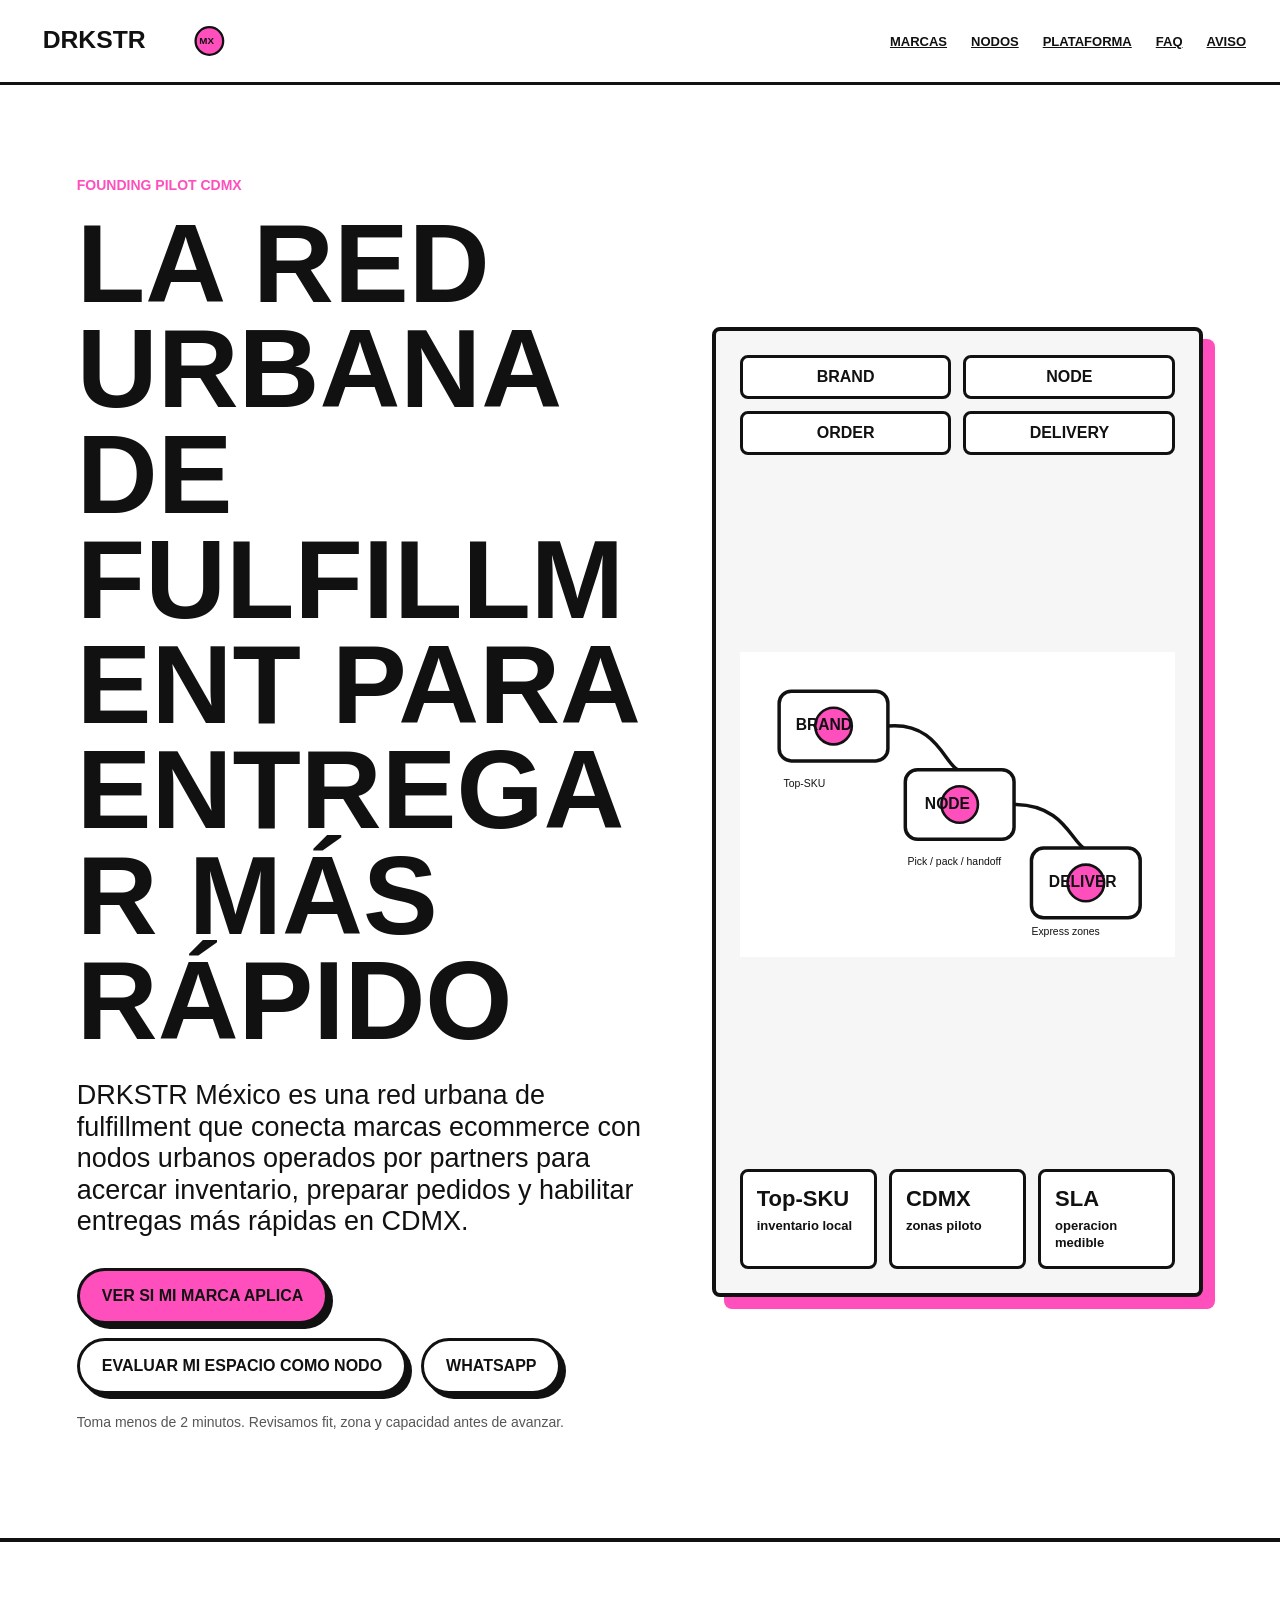
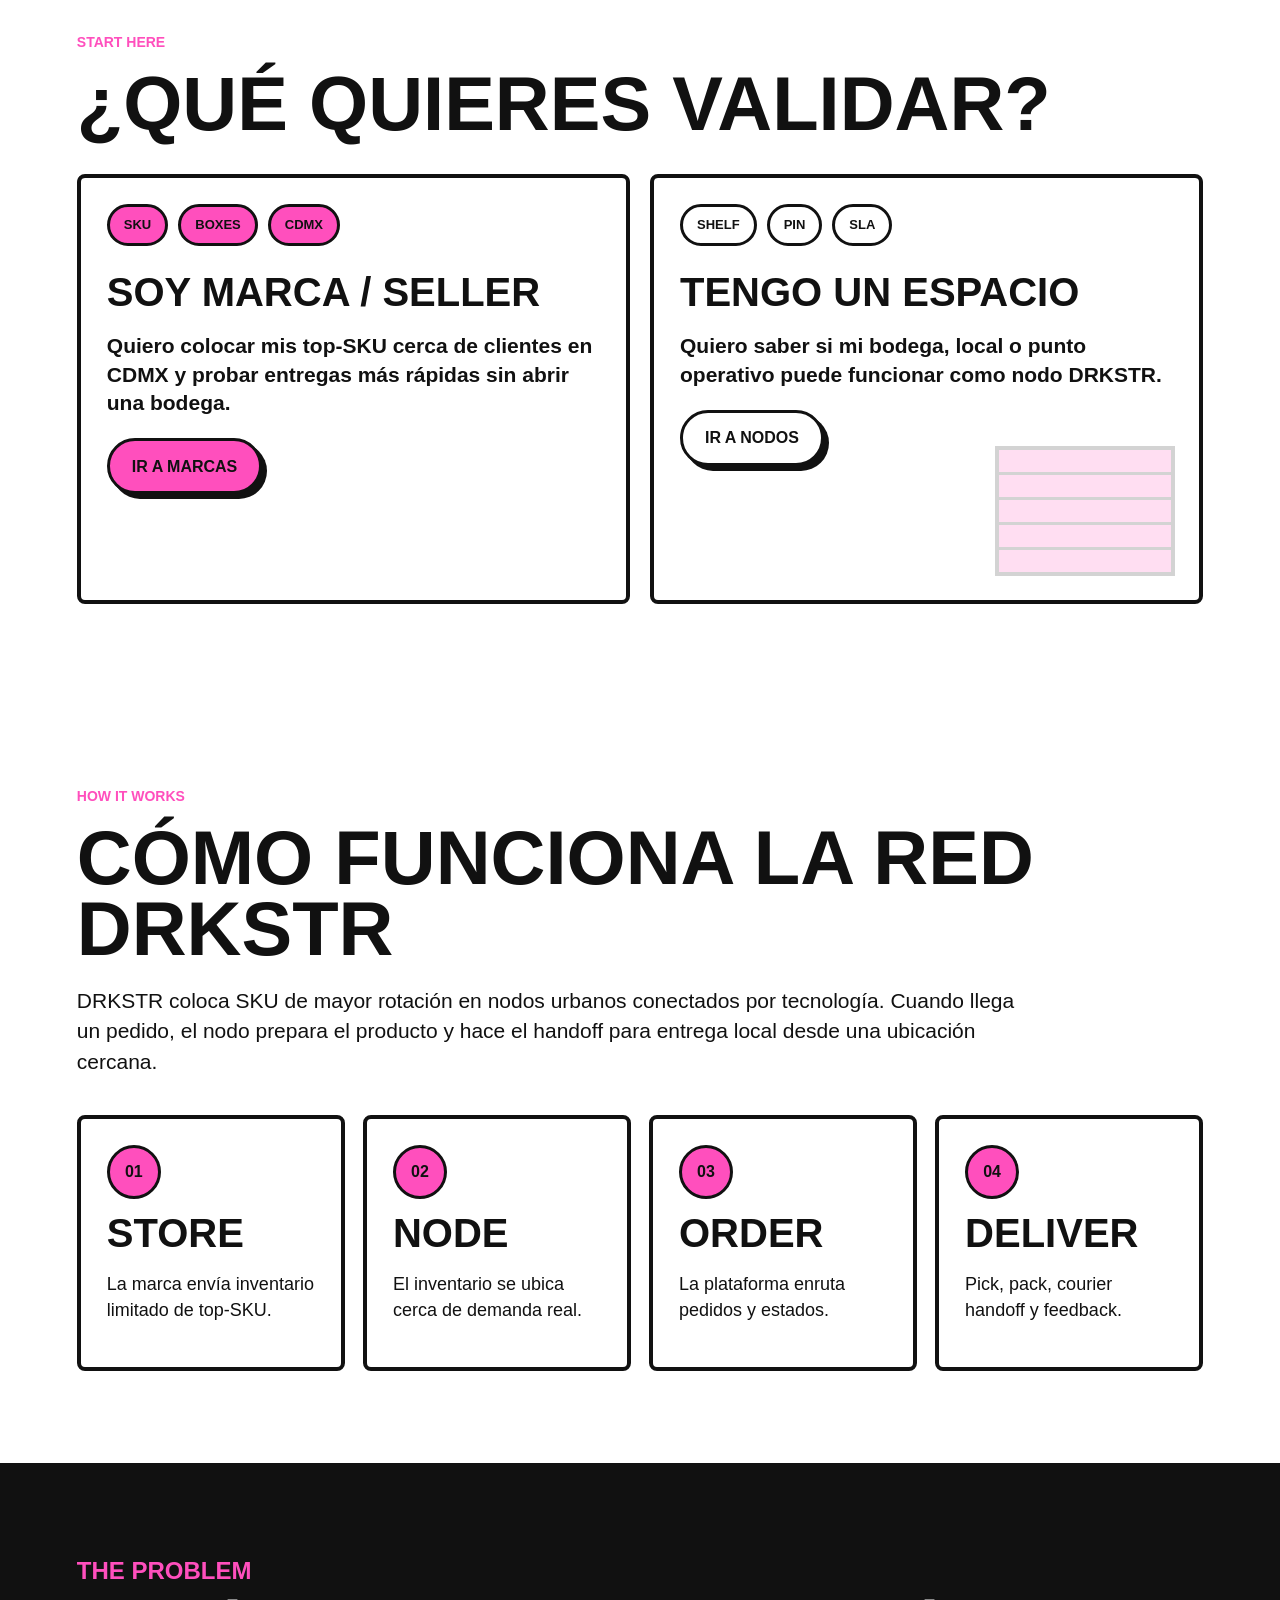
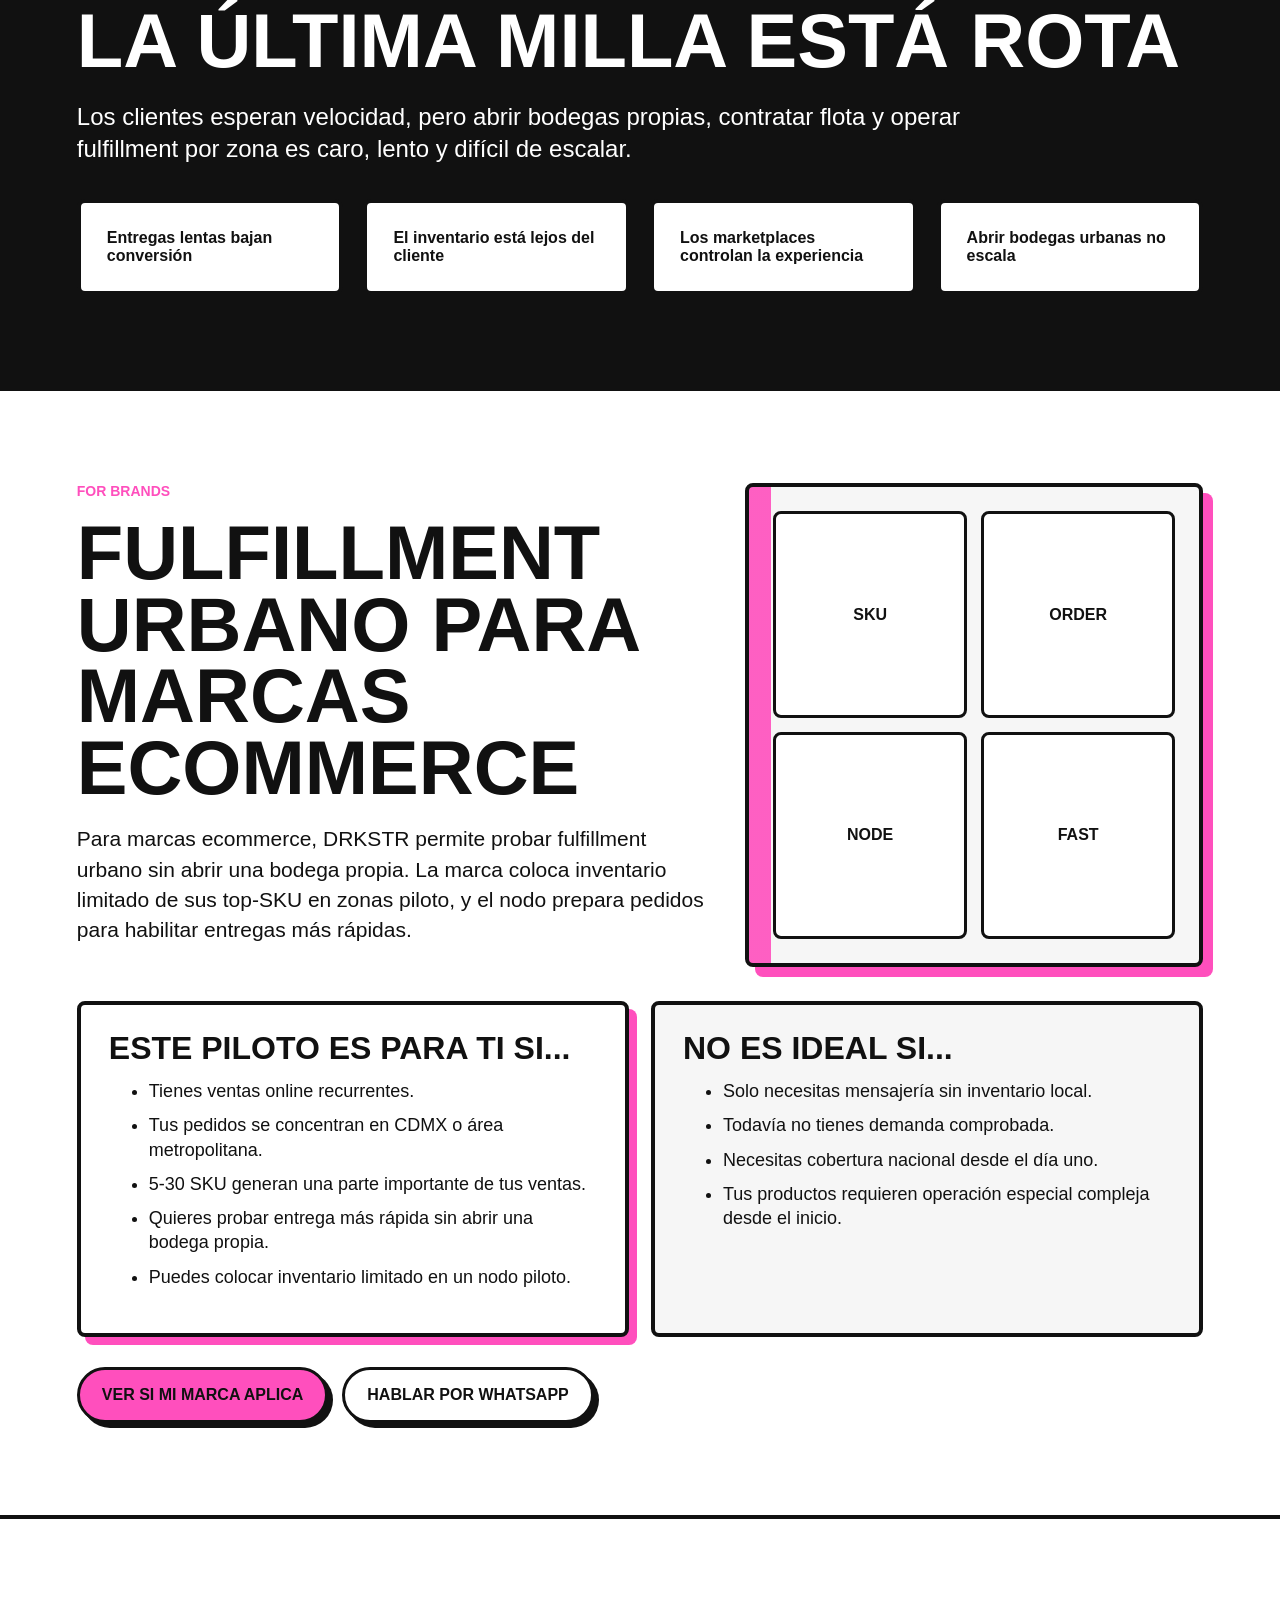
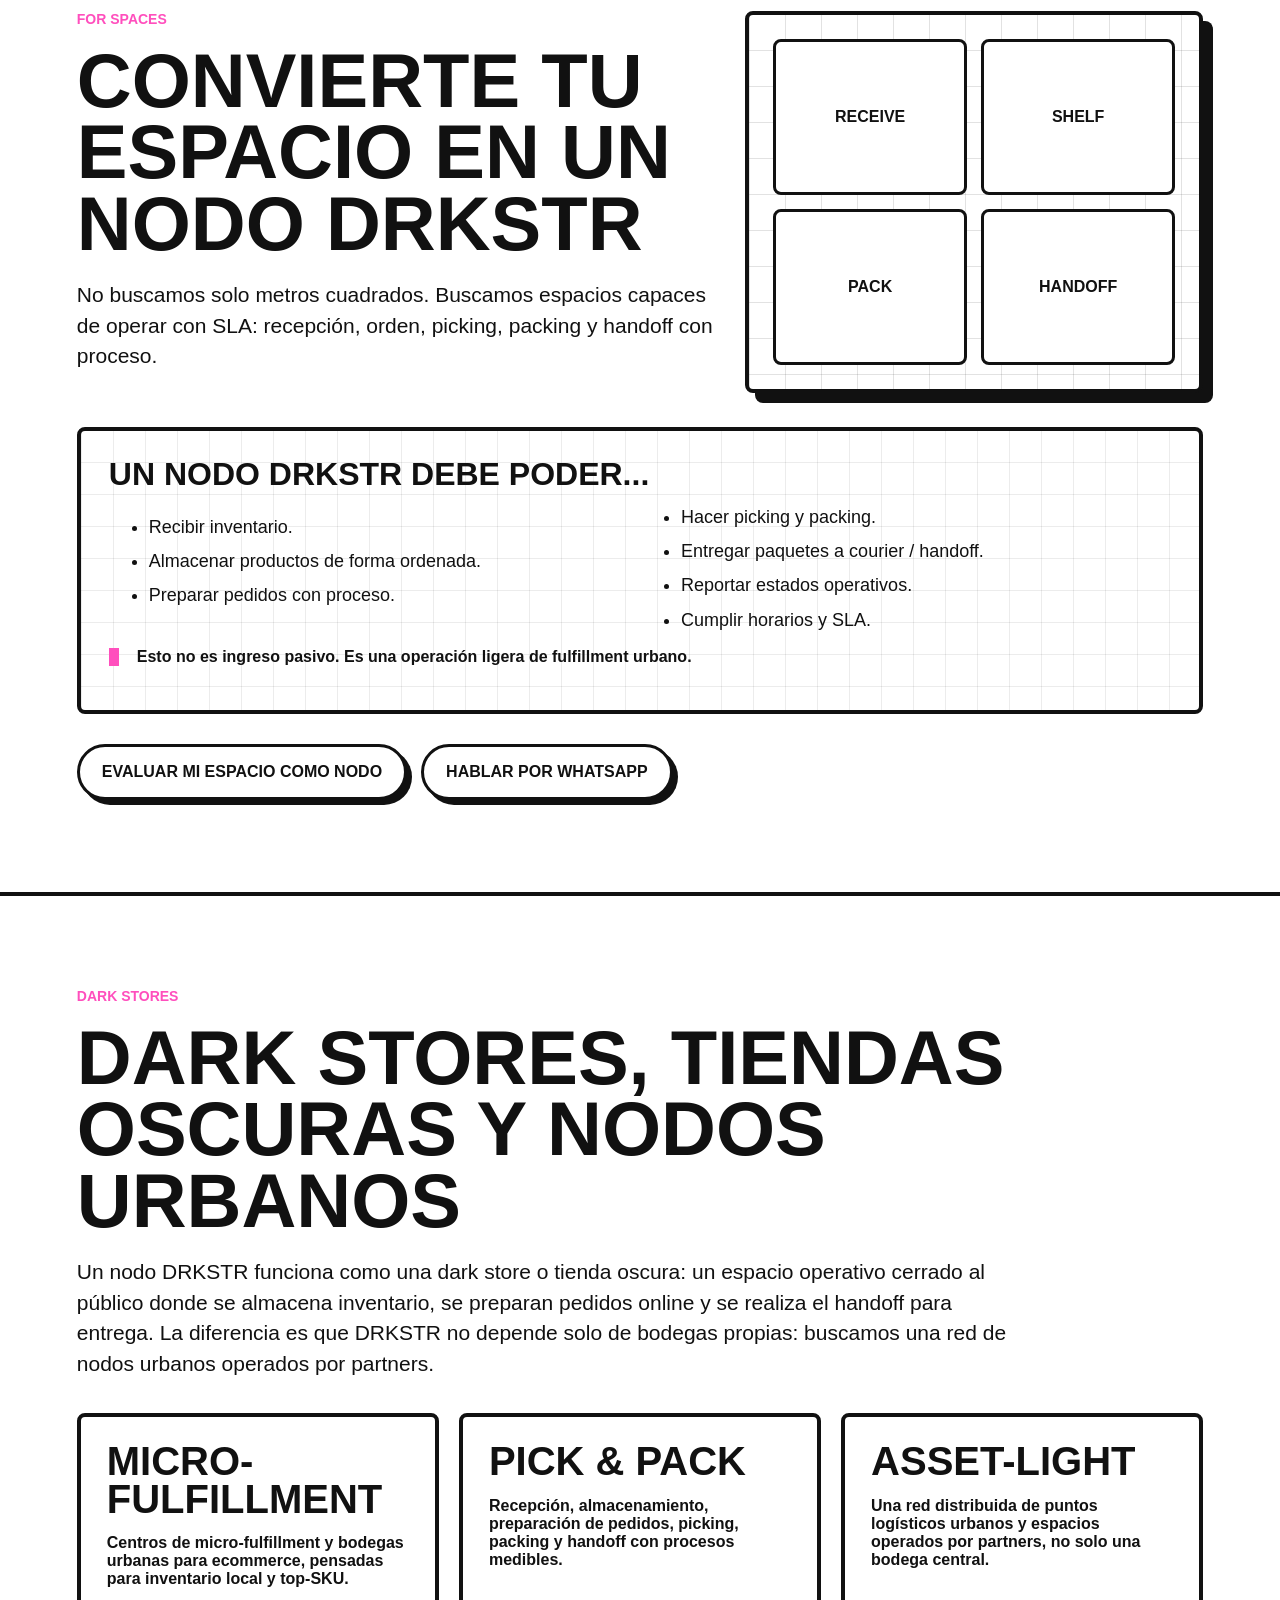
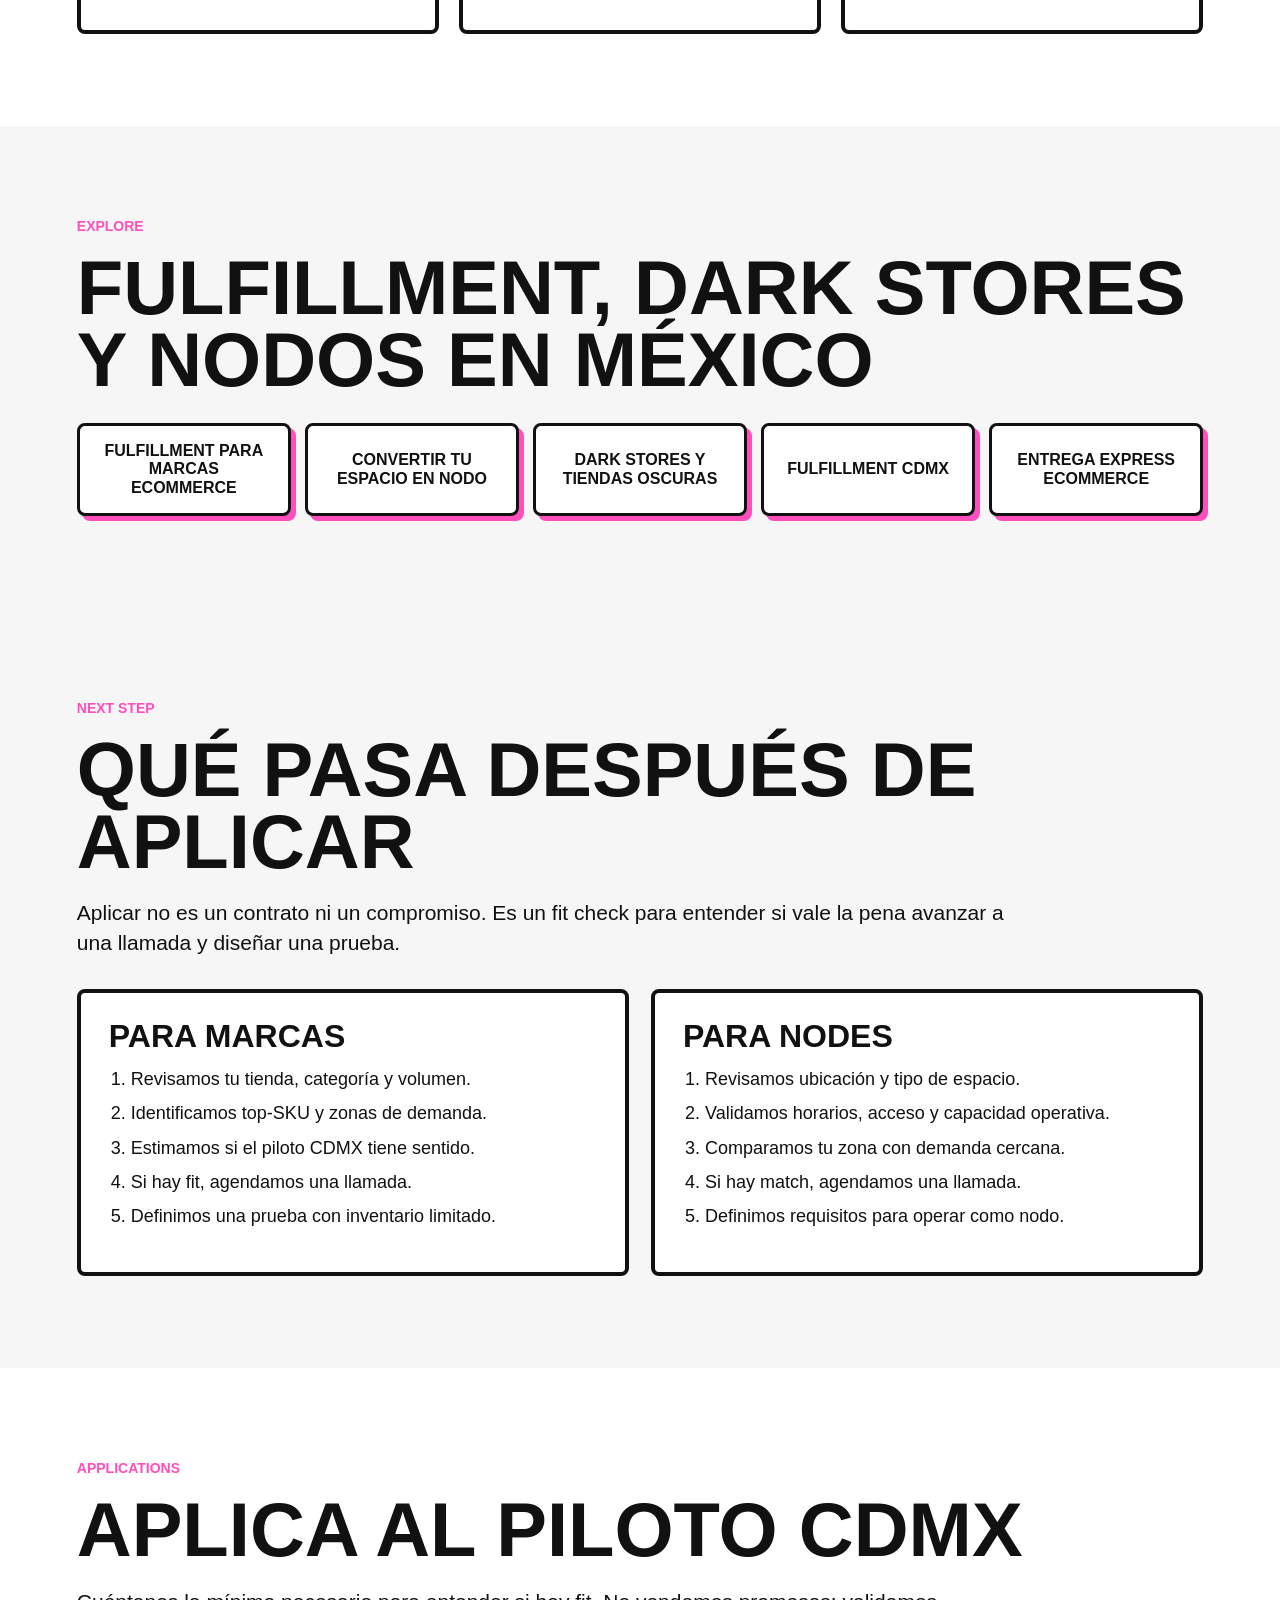
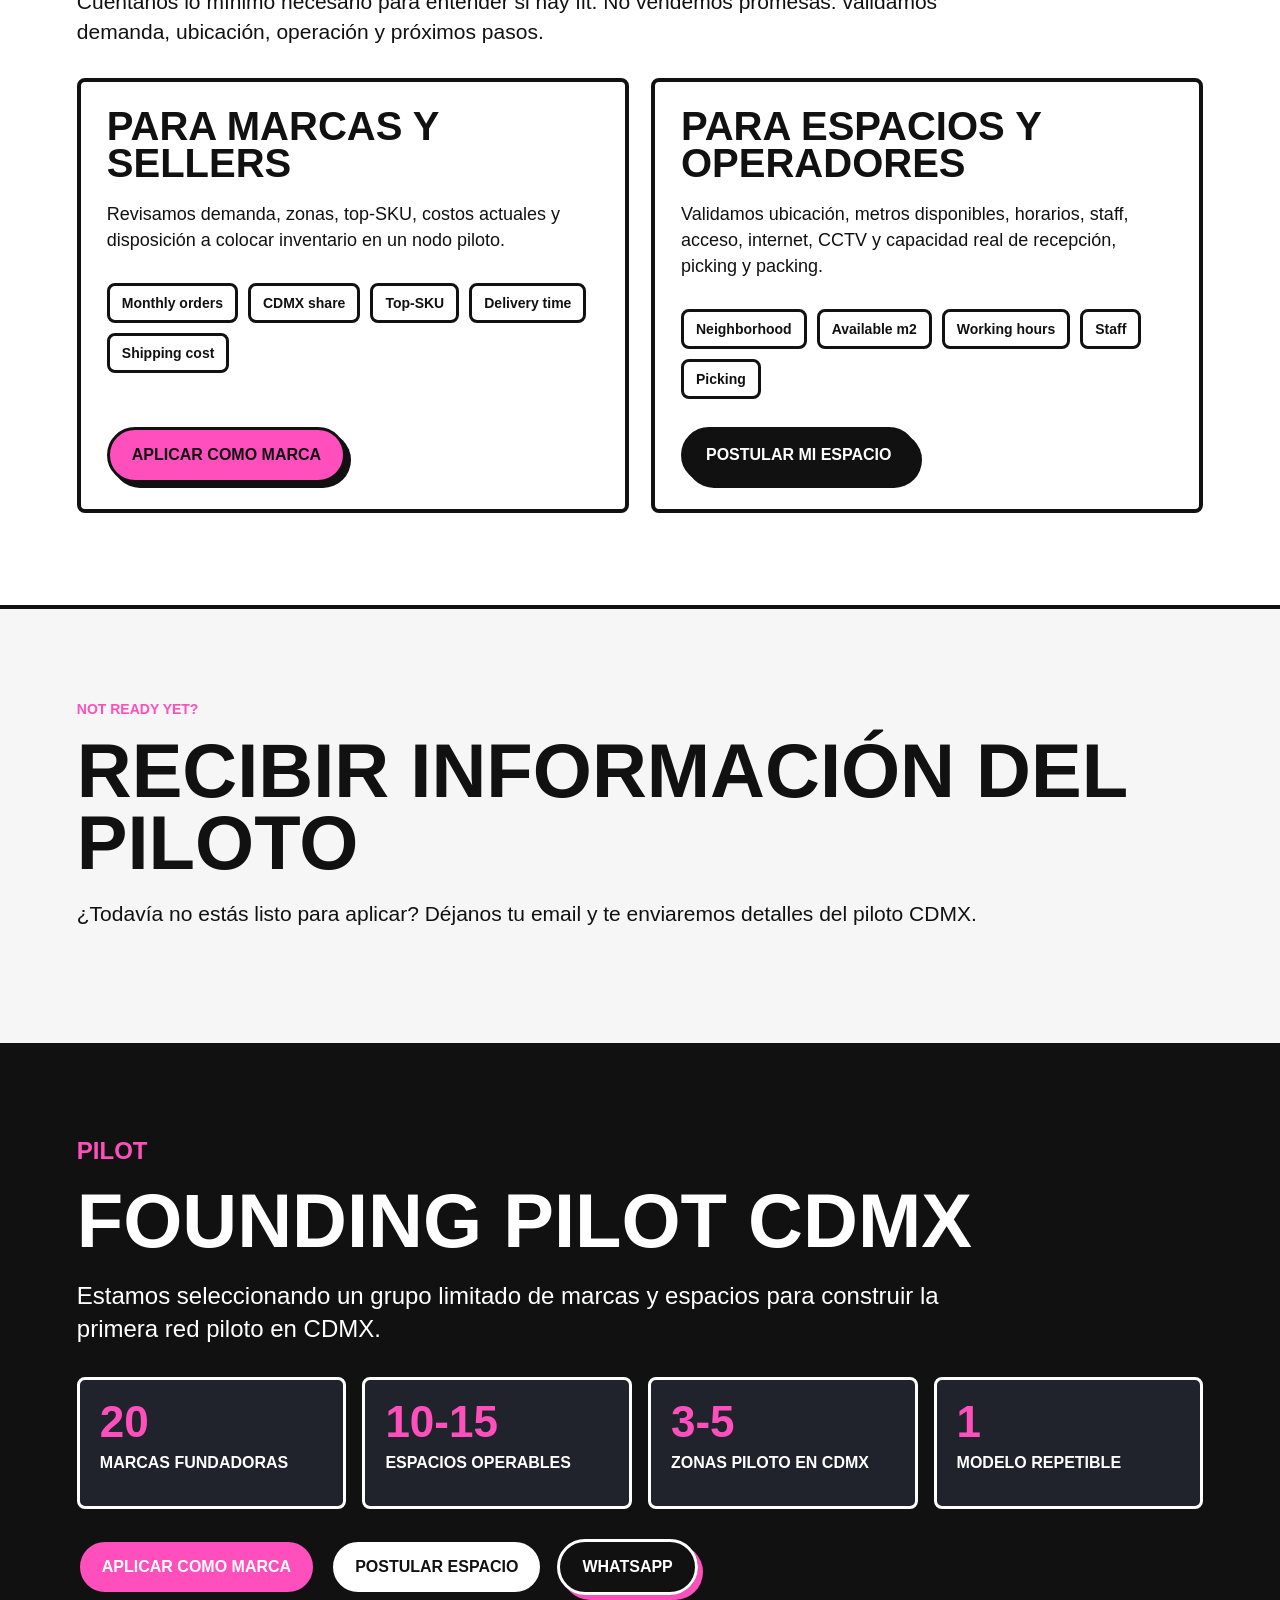
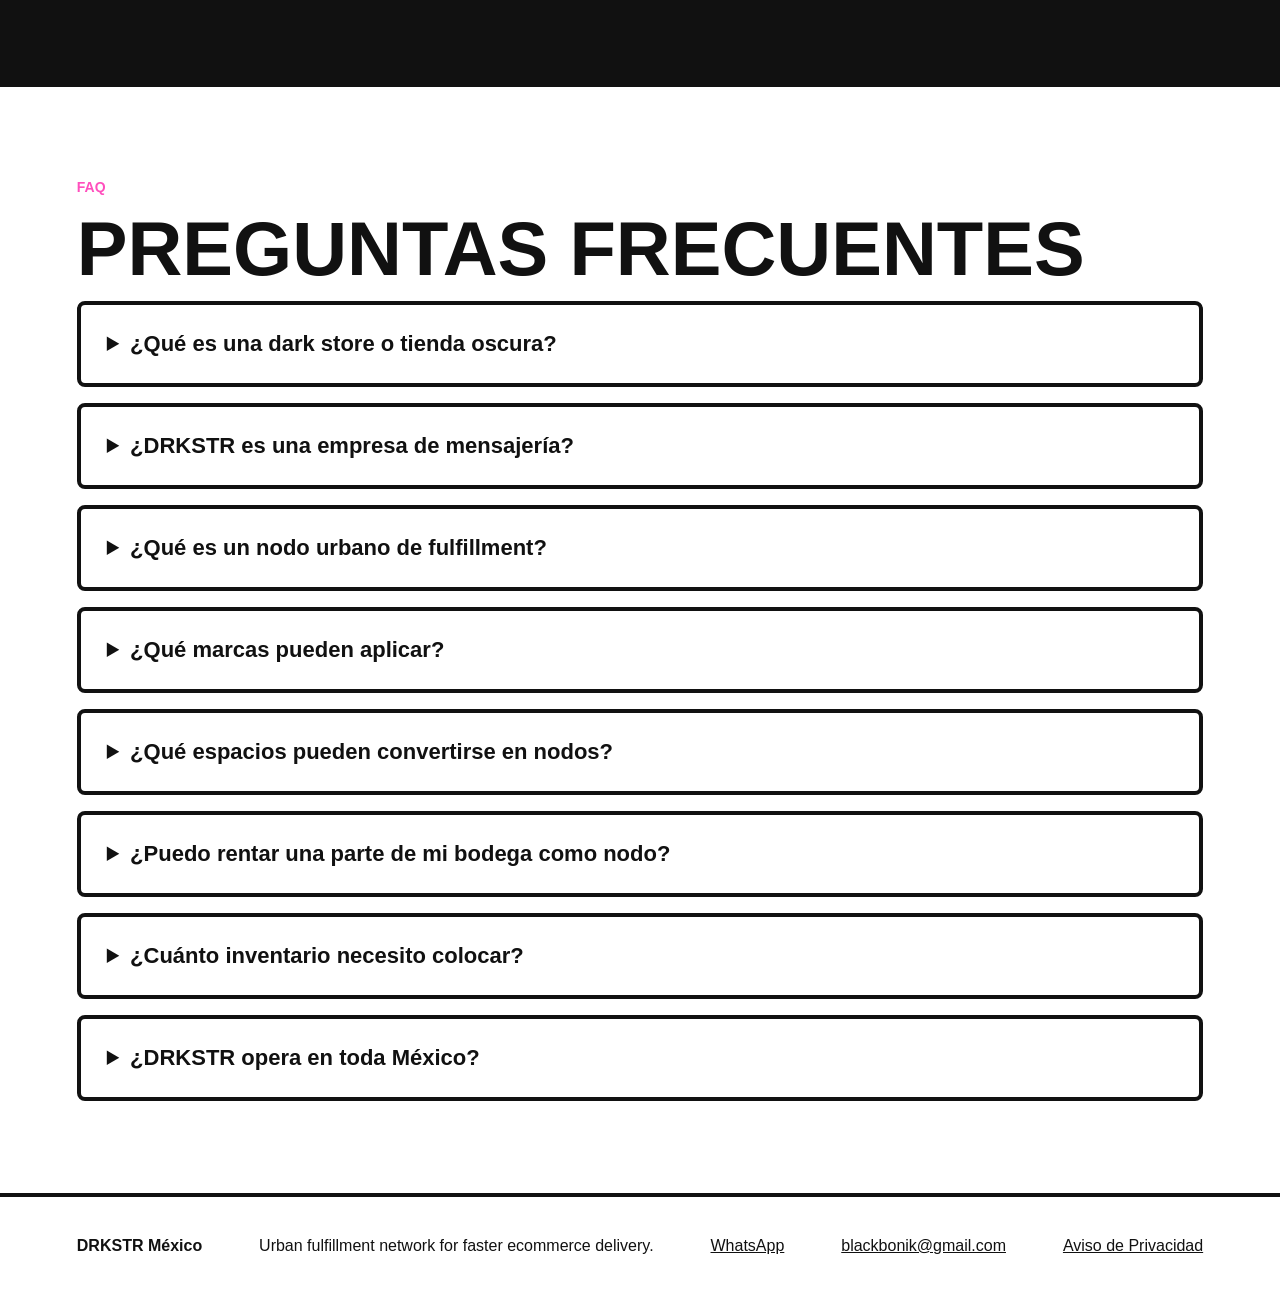
<file: index.html>
<!doctype html>
<html lang="es-MX">
<head>
  <meta charset="utf-8">
  <meta name="viewport" content="width=device-width, initial-scale=1">
  <title>DRKSTR México | Red urbana de fulfillment y entrega express</title>
  <meta name="description" content="DRKSTR conecta marcas ecommerce con nodos urbanos de fulfillment en México. Coloca tus top-SKU cerca del cliente y entrega más rápido sin abrir bodegas propias.">
  <meta name="robots" content="index, follow">
  <link rel="canonical" href="https://drkstr.online/">
  <link rel="alternate" hreflang="es-MX" href="https://drkstr.online/">
  <link rel="alternate" hreflang="en" href="https://drkstr.online/en/">
  <link rel="alternate" hreflang="x-default" href="https://drkstr.online/">
  <meta property="og:type" content="website">
  <meta property="og:site_name" content="DRKSTR México">
  <meta property="og:title" content="DRKSTR México — Red urbana de fulfillment">
  <meta property="og:description" content="Inventario local, nodos urbanos y entregas más rápidas para ecommerce en México.">
  <meta property="og:url" content="https://drkstr.online/">
  <meta property="og:image" content="https://drkstr.online/assets/og-drkstr-mexico.png">
  <meta property="og:locale" content="es_MX">
  <meta name="twitter:card" content="summary_large_image">
  <meta name="twitter:title" content="DRKSTR México — Red urbana de fulfillment">
  <meta name="twitter:description" content="Inventario local, nodos urbanos y entregas más rápidas para ecommerce en México.">
  <meta name="twitter:image" content="https://drkstr.online/assets/og-drkstr-mexico.png">
  <link rel="icon" href="assets/favicon.svg" type="image/svg+xml">
  <link rel="stylesheet" href="style.css">
  <!-- Google Tag Manager -->
  <script>
  (function(w,d,s,l,i){w[l]=w[l]||[];w[l].push({'gtm.start':
  new Date().getTime(),event:'gtm.js'});var f=d.getElementsByTagName(s)[0],
  j=d.createElement(s),dl=l!='dataLayer'?'&l='+l:'';j.async=true;j.src=
  'https://www.googletagmanager.com/gtm.js?id='+i+dl;f.parentNode.insertBefore(j,f);
  })(window,document,'script','dataLayer','GTM-WS3M6PPW');
  </script>
  <!-- End Google Tag Manager -->
  <script type="application/ld+json">
  {
    "@context": "https://schema.org",
    "@graph": [
      {
        "@type": "Organization",
        "@id": "https://drkstr.online/#organization",
        "name": "DRKSTR México",
        "url": "https://drkstr.online/",
        "logo": "https://drkstr.online/assets/og-drkstr-mexico.png",
        "description": "DRKSTR México conecta marcas ecommerce con nodos urbanos de fulfillment para acercar inventario y acelerar entregas.",
        "sameAs": []
      },
      {
        "@type": "Service",
        "@id": "https://drkstr.online/#service",
        "name": "Urban fulfillment network for ecommerce in Mexico",
        "provider": {
          "@type": "Organization",
          "name": "DRKSTR México",
          "url": "https://drkstr.online/"
        },
        "areaServed": [
          { "@type": "Country", "name": "Mexico" },
          { "@type": "City", "name": "Mexico City" }
        ],
        "serviceType": "Ecommerce fulfillment, urban fulfillment nodes, express delivery enablement",
        "description": "DRKSTR helps ecommerce brands place top-SKU closer to customers through partner-operated urban fulfillment nodes in Mexico."
      },
      {
        "@type": "FAQPage",
        "@id": "https://drkstr.online/#faq",
        "mainEntity": [
          {
            "@type": "Question",
            "name": "¿Qué es una dark store o tienda oscura?",
            "acceptedAnswer": {
              "@type": "Answer",
              "text": "Una dark store o tienda oscura es un espacio cerrado al público donde se almacena inventario y se preparan pedidos online para entrega. DRKSTR usa una lógica similar, pero con una red de nodos urbanos operados por partners."
            }
          },
          {
            "@type": "Question",
            "name": "¿DRKSTR es una empresa de mensajería?",
            "acceptedAnswer": {
              "@type": "Answer",
              "text": "No solo. DRKSTR conecta inventario, nodos urbanos, preparación de pedidos y handoff de entrega. La velocidad no depende solo del courier, sino de tener inventario más cerca del cliente."
            }
          },
          {
            "@type": "Question",
            "name": "¿Qué es un nodo urbano de fulfillment?",
            "acceptedAnswer": {
              "@type": "Answer",
              "text": "Es un espacio operativo en ciudad que puede recibir inventario, almacenarlo, preparar pedidos y entregarlos a un courier o partner logístico."
            }
          },
          {
            "@type": "Question",
            "name": "¿Qué marcas pueden aplicar?",
            "acceptedAnswer": {
              "@type": "Answer",
              "text": "Marcas ecommerce, sellers y retailers con productos de alta rotación, demanda online y necesidad de entregas más rápidas en CDMX."
            }
          },
          {
            "@type": "Question",
            "name": "¿Qué espacios pueden convertirse en nodos?",
            "acceptedAnswer": {
              "@type": "Answer",
              "text": "Bodegas urbanas, locales con backroom, puntos logísticos, pickup points y operadores capaces de cumplir procesos de recepción, almacenamiento, picking, packing y handoff."
            }
          },
          {
            "@type": "Question",
            "name": "¿Puedo rentar una parte de mi bodega como nodo?",
            "acceptedAnswer": {
              "@type": "Answer",
              "text": "Sí, puedes postular espacio disponible, pero no es una renta pasiva. Un nodo requiere operación, horarios, orden, control de inventario y cumplimiento de procesos."
            }
          },
          {
            "@type": "Question",
            "name": "¿Cuánto inventario necesito colocar?",
            "acceptedAnswer": {
              "@type": "Answer",
              "text": "Para el piloto recomendamos empezar con inventario limitado y top-SKU. La meta es validar rotación, zonas y operación antes de escalar."
            }
          },
          {
            "@type": "Question",
            "name": "¿DRKSTR opera en toda México?",
            "acceptedAnswer": {
              "@type": "Answer",
              "text": "Estamos iniciando con un piloto enfocado en CDMX. La expansión a otras ciudades dependerá de la demanda de marcas y la disponibilidad de nodos operables."
            }
          }
        ]
      }
    ]
  }
  </script>
</head>
<body>
  <!-- Google Tag Manager (noscript) -->
  <noscript><iframe src="https://www.googletagmanager.com/ns.html?id=GTM-WS3M6PPW" height="0" width="0" style="display:none;visibility:hidden"></iframe></noscript>
  <!-- End Google Tag Manager (noscript) -->

  <header class="nav">
    <a href="/" class="logo" aria-label="DRKSTR Mexico home" data-event="menu_click" data-section="nav" data-menu-target="home">
      <img src="assets/logo-drkstr.svg" alt="DRKSTR México" width="720" height="160">
    </a>
    <nav aria-label="Principal">
      <a href="#brands" data-event="menu_click" data-section="nav" data-menu-target="brands">Marcas</a>
      <a href="#nodes" data-event="menu_click" data-section="nav" data-menu-target="nodes">Nodos</a>
      <a href="#how" data-event="menu_click" data-section="nav" data-menu-target="how">Plataforma</a>
      <a href="#faq" data-event="menu_click" data-section="nav" data-menu-target="faq">FAQ</a>
      <a href="/privacy.html" data-event="privacy_click" data-section="nav">Aviso</a>
    </nav>
  </header>

  <main id="top">
    <section class="hero section-grid">
      <div class="hero-copy">
        <p class="eyebrow">FOUNDING PILOT CDMX</p>
        <h1>LA RED URBANA DE FULFILLMENT PARA ENTREGAR MÁS RÁPIDO</h1>
        <p class="lead">DRKSTR México es una red urbana de fulfillment que conecta marcas ecommerce con nodos urbanos operados por partners para acercar inventario, preparar pedidos y habilitar entregas más rápidas en CDMX.</p>
        <div class="cta-row">
          <a class="btn primary" href="#brands" data-event="hero_cta_brand_click" data-section="hero" data-audience="brand">Ver si mi marca aplica</a>
          <a class="btn secondary" href="#nodes" data-event="hero_cta_node_click" data-section="hero" data-audience="node">Evaluar mi espacio como nodo</a>
          <a class="btn secondary optional-link" href="https://wa.me/79854516603?text=Hola%21%20Quiero%20aplicar%20al%20piloto%20de%20DRKSTR%20M%C3%A9xico." target="_blank" rel="noopener noreferrer" data-event="whatsapp_click" data-section="hero" data-destination="whatsapp">WhatsApp</a>
        </div>
        <p class="micro">Toma menos de 2 minutos. Revisamos fit, zona y capacidad antes de avanzar.</p>
      </div>

      <aside class="hero-panel" aria-label="DRKSTR network diagram">
        <div class="panel-top">
          <span>BRAND</span>
          <span>NODE</span>
          <span>ORDER</span>
          <span>DELIVERY</span>
        </div>
        <img src="assets/hero-network.svg" alt="Red urbana de fulfillment DRKSTR para ecommerce en México" width="1000" height="700">
        <div class="metric-grid">
          <div><strong>Top-SKU</strong><span>inventario local</span></div>
          <div><strong>CDMX</strong><span>zonas piloto</span></div>
          <div><strong>SLA</strong><span>operacion medible</span></div>
        </div>
      </aside>
    </section>

    <section class="section audience">
      <p class="eyebrow">START HERE</p>
      <h2>¿QUÉ QUIERES VALIDAR?</h2>
      <div class="cards two scenario-grid">
        <article class="scenario-card brand-card">
          <div class="sticker-row">
            <span class="sticker">SKU</span>
            <span class="sticker">BOXES</span>
            <span class="sticker">CDMX</span>
          </div>
          <h3>SOY MARCA / SELLER</h3>
          <p>Quiero colocar mis top-SKU cerca de clientes en CDMX y probar entregas más rápidas sin abrir una bodega.</p>
          <a class="btn primary" href="#brands" data-event="audience_brand_select" data-section="audience_select" data-audience="brand">Ir a marcas</a>
        </article>
        <article class="scenario-card node-card">
          <div class="warehouse-lines" aria-hidden="true"></div>
          <div class="sticker-row">
            <span class="sticker white">SHELF</span>
            <span class="sticker white">PIN</span>
            <span class="sticker white">SLA</span>
          </div>
          <h3>TENGO UN ESPACIO</h3>
          <p>Quiero saber si mi bodega, local o punto operativo puede funcionar como nodo DRKSTR.</p>
          <a class="btn secondary" href="#nodes" data-event="audience_node_select" data-section="audience_select" data-audience="node">Ir a nodos</a>
        </article>
      </div>
    </section>

    <section id="how" class="section platform">
      <div class="section-head">
        <p class="eyebrow">HOW IT WORKS</p>
        <h2>CÓMO FUNCIONA LA RED DRKSTR</h2>
        <p class="wide">DRKSTR coloca SKU de mayor rotación en nodos urbanos conectados por tecnología. Cuando llega un pedido, el nodo prepara el producto y hace el handoff para entrega local desde una ubicación cercana.</p>
      </div>
      <div class="steps">
        <div><span>01</span><h3>STORE</h3><p>La marca envía inventario limitado de top-SKU.</p></div>
        <div><span>02</span><h3>NODE</h3><p>El inventario se ubica cerca de demanda real.</p></div>
        <div><span>03</span><h3>ORDER</h3><p>La plataforma enruta pedidos y estados.</p></div>
        <div><span>04</span><h3>DELIVER</h3><p>Pick, pack, courier handoff y feedback.</p></div>
      </div>
    </section>

    <section class="problem block-black">
      <p class="eyebrow pink">THE PROBLEM</p>
      <h2>LA ÚLTIMA MILLA ESTÁ ROTA</h2>
      <p>Los clientes esperan velocidad, pero abrir bodegas propias, contratar flota y operar fulfillment por zona es caro, lento y difícil de escalar.</p>
      <div class="cards four">
        <article>Entregas lentas bajan conversión</article>
        <article>El inventario está lejos del cliente</article>
        <article>Los marketplaces controlan la experiencia</article>
        <article>Abrir bodegas urbanas no escala</article>
      </div>
    </section>

    <section id="brands" class="section branch brand-branch" data-view-event="brand_fit_view" data-section="brands" data-audience="brand">
      <div class="branch-hero">
        <div>
          <p class="eyebrow">FOR BRANDS</p>
          <h2>FULFILLMENT URBANO PARA MARCAS ECOMMERCE</h2>
          <p class="wide">Para marcas ecommerce, DRKSTR permite probar fulfillment urbano sin abrir una bodega propia. La marca coloca inventario limitado de sus top-SKU en zonas piloto, y el nodo prepara pedidos para habilitar entregas más rápidas.</p>
        </div>
        <div class="branch-visual pink-shelf" aria-hidden="true">
          <span>SKU</span>
          <span>ORDER</span>
          <span>NODE</span>
          <span>FAST</span>
        </div>
      </div>
      <div class="fit-grid">
        <article class="fit-card yes">
          <h3>ESTE PILOTO ES PARA TI SI...</h3>
          <ul>
            <li>Tienes ventas online recurrentes.</li>
            <li>Tus pedidos se concentran en CDMX o área metropolitana.</li>
            <li>5-30 SKU generan una parte importante de tus ventas.</li>
            <li>Quieres probar entrega más rápida sin abrir una bodega propia.</li>
            <li>Puedes colocar inventario limitado en un nodo piloto.</li>
          </ul>
        </article>
        <article class="fit-card no">
          <h3>NO ES IDEAL SI...</h3>
          <ul>
            <li>Solo necesitas mensajería sin inventario local.</li>
            <li>Todavía no tienes demanda comprobada.</li>
            <li>Necesitas cobertura nacional desde el día uno.</li>
            <li>Tus productos requieren operación especial compleja desde el inicio.</li>
          </ul>
        </article>
      </div>
      <div class="cta-row">
        <a class="btn primary" href="#brand-application" data-event="brand_section_cta_click" data-section="brands" data-audience="brand">Ver si mi marca aplica</a>
        <a class="btn secondary optional-link" href="https://wa.me/79854516603?text=Hola%21%20Quiero%20aplicar%20al%20piloto%20de%20DRKSTR%20M%C3%A9xico." target="_blank" rel="noopener noreferrer" data-event="brand_whatsapp_click" data-also-event="whatsapp_click" data-section="brands" data-audience="brand" data-destination="whatsapp">Hablar por WhatsApp</a>
      </div>
    </section>

    <section id="nodes" class="section branch node-branch" data-view-event="node_fit_view" data-section="nodes" data-audience="node">
      <div class="branch-hero">
        <div>
          <p class="eyebrow">FOR SPACES</p>
          <h2>CONVIERTE TU ESPACIO EN UN NODO DRKSTR</h2>
          <p class="wide">No buscamos solo metros cuadrados. Buscamos espacios capaces de operar con SLA: recepción, orden, picking, packing y handoff con proceso.</p>
        </div>
        <div class="branch-visual warehouse-grid" aria-hidden="true">
          <span>RECEIVE</span>
          <span>SHELF</span>
          <span>PACK</span>
          <span>HANDOFF</span>
        </div>
      </div>
      <div class="requirements-card">
        <h3>UN NODO DRKSTR DEBE PODER...</h3>
        <ul class="requirement-list">
          <li>Recibir inventario.</li>
          <li>Almacenar productos de forma ordenada.</li>
          <li>Preparar pedidos con proceso.</li>
          <li>Hacer picking y packing.</li>
          <li>Entregar paquetes a courier / handoff.</li>
          <li>Reportar estados operativos.</li>
          <li>Cumplir horarios y SLA.</li>
        </ul>
        <p class="quote">Esto no es ingreso pasivo. Es una operación ligera de fulfillment urbano.</p>
      </div>
      <div class="cta-row">
        <a class="btn secondary" href="#node-application" data-event="node_section_cta_click" data-section="nodes" data-audience="node">Evaluar mi espacio como nodo</a>
        <a class="btn secondary optional-link" href="https://wa.me/79854516603?text=Hola%21%20Quiero%20aplicar%20al%20piloto%20de%20DRKSTR%20M%C3%A9xico." target="_blank" rel="noopener noreferrer" data-event="node_whatsapp_click" data-also-event="whatsapp_click" data-section="nodes" data-audience="node" data-destination="whatsapp">Hablar por WhatsApp</a>
      </div>
    </section>

    <section id="dark-stores" class="section seo-band">
      <p class="eyebrow">DARK STORES</p>
      <h2>DARK STORES, TIENDAS OSCURAS Y NODOS URBANOS</h2>
      <p class="wide">Un nodo DRKSTR funciona como una dark store o tienda oscura: un espacio operativo cerrado al público donde se almacena inventario, se preparan pedidos online y se realiza el handoff para entrega. La diferencia es que DRKSTR no depende solo de bodegas propias: buscamos una red de nodos urbanos operados por partners.</p>
      <div class="cards three">
        <article><h3>Micro-fulfillment</h3><p>Centros de micro-fulfillment y bodegas urbanas para ecommerce, pensadas para inventario local y top-SKU.</p></article>
        <article><h3>Pick & pack</h3><p>Recepción, almacenamiento, preparación de pedidos, picking, packing y handoff con procesos medibles.</p></article>
        <article><h3>Asset-light</h3><p>Una red distribuida de puntos logísticos urbanos y espacios operados por partners, no solo una bodega central.</p></article>
      </div>
    </section>

    <section class="section internal-links">
      <p class="eyebrow">EXPLORE</p>
      <h2>FULFILLMENT, DARK STORES Y NODOS EN MÉXICO</h2>
      <div class="link-grid">
        <a href="/marcas/" data-event="menu_click" data-section="seo_links" data-menu-target="marcas">Fulfillment para marcas ecommerce</a>
        <a href="/nodos/" data-event="menu_click" data-section="seo_links" data-menu-target="nodos">Convertir tu espacio en nodo</a>
        <a href="/dark-stores/" data-event="menu_click" data-section="seo_links" data-menu-target="dark_stores">Dark stores y tiendas oscuras</a>
        <a href="/fulfillment-cdmx/" data-event="menu_click" data-section="seo_links" data-menu-target="fulfillment_cdmx">Fulfillment CDMX</a>
        <a href="/entrega-express-ecommerce/" data-event="menu_click" data-section="seo_links" data-menu-target="entrega_express">Entrega express ecommerce</a>
      </div>
    </section>

    <section id="after-apply" class="section after-apply" data-view-event="after_apply_view" data-section="after_apply">
      <p class="eyebrow">NEXT STEP</p>
      <h2>QUÉ PASA DESPUÉS DE APLICAR</h2>
      <p class="wide">Aplicar no es un contrato ni un compromiso. Es un fit check para entender si vale la pena avanzar a una llamada y diseñar una prueba.</p>
      <div class="process-grid">
        <article>
          <h3>Para marcas</h3>
          <ol>
            <li>Revisamos tu tienda, categoría y volumen.</li>
            <li>Identificamos top-SKU y zonas de demanda.</li>
            <li>Estimamos si el piloto CDMX tiene sentido.</li>
            <li>Si hay fit, agendamos una llamada.</li>
            <li>Definimos una prueba con inventario limitado.</li>
          </ol>
        </article>
        <article>
          <h3>Para nodes</h3>
          <ol>
            <li>Revisamos ubicación y tipo de espacio.</li>
            <li>Validamos horarios, acceso y capacidad operativa.</li>
            <li>Comparamos tu zona con demanda cercana.</li>
            <li>Si hay match, agendamos una llamada.</li>
            <li>Definimos requisitos para operar como nodo.</li>
          </ol>
        </article>
      </div>
    </section>

    <section class="section forms">
      <p class="eyebrow">APPLICATIONS</p>
      <h2>APLICA AL PILOTO CDMX</h2>
      <p class="wide">Cuéntanos lo mínimo necesario para entender si hay fit. No vendemos promesas: validamos demanda, ubicación, operación y próximos pasos.</p>
      <div class="forms-grid">
        <article id="brand-application">
          <h3>Para marcas y sellers</h3>
          <p>Revisamos demanda, zonas, top-SKU, costos actuales y disposición a colocar inventario en un nodo piloto.</p>
          <div class="field-tags">
            <span>Monthly orders</span>
            <span>CDMX share</span>
            <span>Top-SKU</span>
            <span>Delivery time</span>
            <span>Shipping cost</span>
          </div>
          <a class="btn primary" href="https://docs.google.com/forms/d/e/1FAIpQLScRIzMmyaE9ionKAocDYFeWckqrmcJVm9W8irJusPfNfoH24g/viewform" target="_blank" rel="noopener noreferrer" data-event="form_brand_start" data-section="applications" data-audience="brand" data-form-type="brand">Aplicar como marca</a>
        </article>
        <article id="node-application">
          <h3>Para espacios y operadores</h3>
          <p>Validamos ubicación, metros disponibles, horarios, staff, acceso, internet, CCTV y capacidad real de recepción, picking y packing.</p>
          <div class="field-tags">
            <span>Neighborhood</span>
            <span>Available m2</span>
            <span>Working hours</span>
            <span>Staff</span>
            <span>Picking</span>
          </div>
          <a class="btn dark" href="https://docs.google.com/forms/d/e/1FAIpQLSd6J76eWqcs7oBoqSwMUCZdtQbX16nTpHsDEOawGdQ1sMLprg/viewform" target="_blank" rel="noopener noreferrer" data-event="form_node_start" data-section="applications" data-audience="node" data-form-type="node">Postular mi espacio</a>
        </article>
      </div>
    </section>

    <section class="section soft-lead">
      <div>
        <p class="eyebrow">NOT READY YET?</p>
        <h2>RECIBIR INFORMACIÓN DEL PILOTO</h2>
        <p class="wide">¿Todavía no estás listo para aplicar? Déjanos tu email y te enviaremos detalles del piloto CDMX.</p>
      </div>
      <a class="btn secondary optional-link" href="SOFT_LEAD_FORM_URL" target="_blank" rel="noopener noreferrer" data-event="soft_lead_click" data-section="soft_lead">Recibir información del piloto</a>
    </section>

    <section class="section pilot block-black" data-view-event="pilot_slots_view" data-section="pilot">
      <p class="eyebrow pink">PILOT</p>
      <h2>FOUNDING PILOT CDMX</h2>
      <p>Estamos seleccionando un grupo limitado de marcas y espacios para construir la primera red piloto en CDMX.</p>
      <div class="pilot-slots">
        <div><strong>20</strong><span>marcas fundadoras</span></div>
        <div><strong>10-15</strong><span>espacios operables</span></div>
        <div><strong>3-5</strong><span>zonas piloto en CDMX</span></div>
        <div><strong>1</strong><span>modelo repetible</span></div>
      </div>
      <div class="cta-row">
        <a class="btn primary" href="#brand-application" data-event="pilot_apply_brand_click" data-section="pilot" data-audience="brand">Aplicar como marca</a>
        <a class="btn secondary light" href="#node-application" data-event="pilot_apply_node_click" data-section="pilot" data-audience="node">Postular espacio</a>
        <a class="btn ghost optional-link" href="https://wa.me/79854516603?text=Hola%21%20Quiero%20aplicar%20al%20piloto%20de%20DRKSTR%20M%C3%A9xico." target="_blank" rel="noopener noreferrer" data-event="whatsapp_click" data-section="pilot" data-destination="whatsapp">WhatsApp</a>
      </div>
    </section>

    <section id="faq" class="section faq">
      <p class="eyebrow">FAQ</p>
      <h2>PREGUNTAS FRECUENTES</h2>
      <details><summary>¿Qué es una dark store o tienda oscura?</summary><p>Una dark store o tienda oscura es un espacio cerrado al público donde se almacena inventario y se preparan pedidos online para entrega. DRKSTR usa una lógica similar, pero con una red de nodos urbanos operados por partners.</p></details>
      <details><summary>¿DRKSTR es una empresa de mensajería?</summary><p>No solo. DRKSTR conecta inventario, nodos urbanos, preparación de pedidos y handoff de entrega. La velocidad no depende solo del courier, sino de tener inventario más cerca del cliente.</p></details>
      <details><summary>¿Qué es un nodo urbano de fulfillment?</summary><p>Es un espacio operativo en ciudad que puede recibir inventario, almacenarlo, preparar pedidos y entregarlos a un courier o partner logístico.</p></details>
      <details><summary>¿Qué marcas pueden aplicar?</summary><p>Marcas ecommerce, sellers y retailers con productos de alta rotación, demanda online y necesidad de entregas más rápidas en CDMX.</p></details>
      <details><summary>¿Qué espacios pueden convertirse en nodos?</summary><p>Bodegas urbanas, locales con backroom, puntos logísticos, pickup points y operadores capaces de cumplir procesos de recepción, almacenamiento, picking, packing y handoff.</p></details>
      <details><summary>¿Puedo rentar una parte de mi bodega como nodo?</summary><p>Sí, puedes postular espacio disponible, pero no es una renta pasiva. Un nodo requiere operación, horarios, orden, control de inventario y cumplimiento de procesos.</p></details>
      <details><summary>¿Cuánto inventario necesito colocar?</summary><p>Para el piloto recomendamos empezar con inventario limitado y top-SKU. La meta es validar rotación, zonas y operación antes de escalar.</p></details>
      <details><summary>¿DRKSTR opera en toda México?</summary><p>Estamos iniciando con un piloto enfocado en CDMX. La expansión a otras ciudades dependerá de la demanda de marcas y la disponibilidad de nodos operables.</p></details>
    </section>
  </main>

  <nav class="mobile-sticky" aria-label="Acciones rápidas">
    <a href="#brands" data-event="mobile_sticky_brand_click" data-section="mobile_sticky" data-audience="brand">Marca</a>
    <a href="#nodes" data-event="mobile_sticky_node_click" data-section="mobile_sticky" data-audience="node">Nodo</a>
    <a class="optional-link" href="https://wa.me/79854516603?text=Hola%21%20Quiero%20aplicar%20al%20piloto%20de%20DRKSTR%20M%C3%A9xico." target="_blank" rel="noopener noreferrer" data-event="mobile_sticky_whatsapp_click" data-also-event="whatsapp_click" data-section="mobile_sticky" data-destination="whatsapp">WhatsApp</a>
  </nav>

  <footer>
    <strong>DRKSTR México</strong>
    <span>Urban fulfillment network for faster ecommerce delivery.</span>
    <a class="optional-link" href="https://wa.me/79854516603?text=Hola%21%20Quiero%20aplicar%20al%20piloto%20de%20DRKSTR%20M%C3%A9xico." target="_blank" rel="noopener noreferrer" data-event="whatsapp_click" data-section="footer" data-destination="whatsapp">WhatsApp</a>
    <a href="mailto:blackbonik@gmail.com" data-event="email_click" data-cta-text="Email" data-section="footer" data-destination="email">blackbonik@gmail.com</a>
    <a href="/privacy.html" data-event="privacy_click" data-section="footer">Aviso de Privacidad</a>
  </footer>

  <script src="script.js"></script>
</body>
</html>
</file>
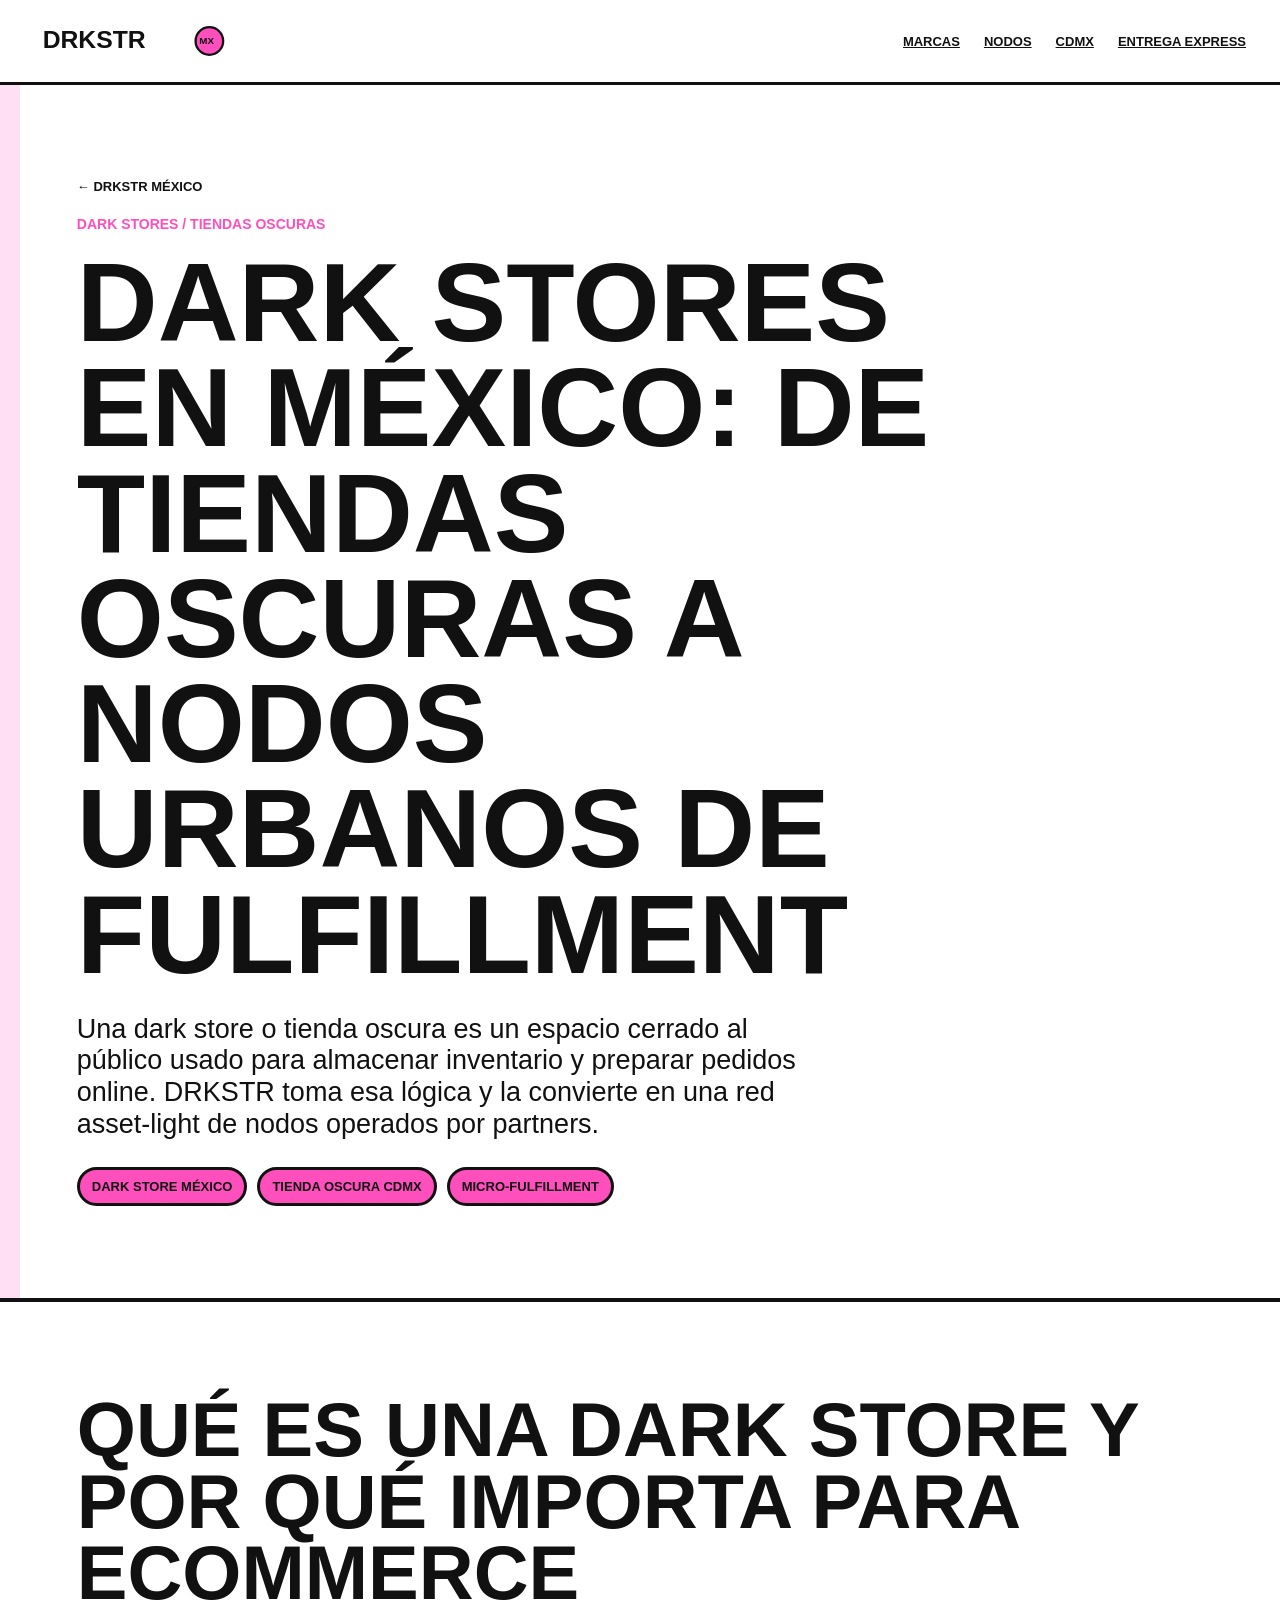
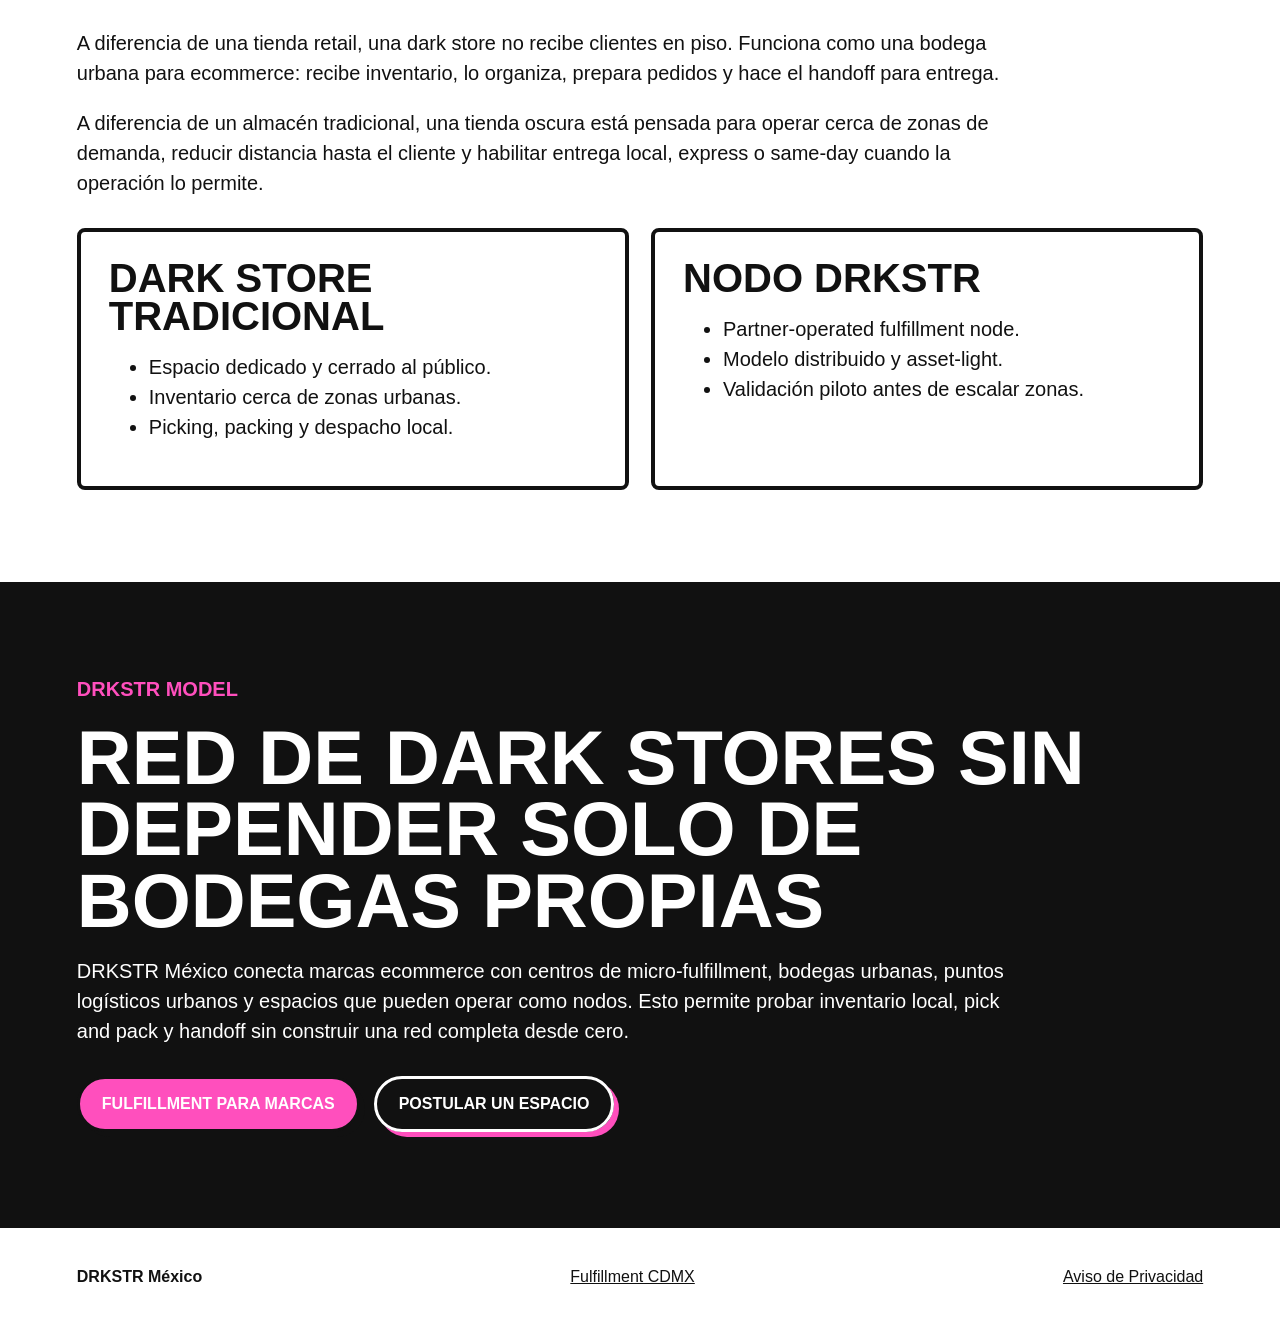
<file: dark-stores/index.html>
<!doctype html>
<html lang="es-MX">
<head>
  <meta charset="utf-8">
  <meta name="viewport" content="width=device-width, initial-scale=1">
  <title>Dark stores en México: tiendas oscuras y fulfillment urbano | DRKSTR</title>
  <meta name="description" content="Conoce cómo funcionan las dark stores o tiendas oscuras para ecommerce en México y cómo DRKSTR crea una red urbana de fulfillment con nodos operados por partners.">
  <meta name="robots" content="index, follow">
  <link rel="canonical" href="https://drkstr.online/dark-stores/">
  <link rel="alternate" hreflang="es-MX" href="https://drkstr.online/dark-stores/">
  <link rel="alternate" hreflang="x-default" href="https://drkstr.online/dark-stores/">
  <meta property="og:type" content="website">
  <meta property="og:site_name" content="DRKSTR México">
  <meta property="og:title" content="Dark stores en México: tiendas oscuras y fulfillment urbano">
  <meta property="og:description" content="Dark stores, tiendas oscuras, micro-fulfillment y nodos urbanos operados por partners.">
  <meta property="og:url" content="https://drkstr.online/dark-stores/">
  <meta property="og:image" content="https://drkstr.online/assets/og-drkstr-mexico.png">
  <meta property="og:locale" content="es_MX">
  <meta name="twitter:card" content="summary_large_image">
  <meta name="twitter:title" content="Dark stores en México: tiendas oscuras y fulfillment urbano">
  <meta name="twitter:description" content="Cómo DRKSTR usa nodos urbanos tipo dark store para acercar inventario ecommerce.">
  <meta name="twitter:image" content="https://drkstr.online/assets/og-drkstr-mexico.png">
  <link rel="icon" href="/assets/favicon.svg" type="image/svg+xml">
  <link rel="stylesheet" href="/style.css">
  <!-- Google Tag Manager -->
  <script>
  (function(w,d,s,l,i){w[l]=w[l]||[];w[l].push({'gtm.start':
  new Date().getTime(),event:'gtm.js'});var f=d.getElementsByTagName(s)[0],
  j=d.createElement(s),dl=l!='dataLayer'?'&l='+l:'';j.async=true;j.src=
  'https://www.googletagmanager.com/gtm.js?id='+i+dl;f.parentNode.insertBefore(j,f);
  })(window,document,'script','dataLayer','GTM-WS3M6PPW');
  </script>
  <!-- End Google Tag Manager -->
</head>
<body>
  <noscript><iframe src="https://www.googletagmanager.com/ns.html?id=GTM-WS3M6PPW" height="0" width="0" style="display:none;visibility:hidden"></iframe></noscript>
  <header class="nav">
    <a href="/" class="logo" aria-label="DRKSTR México home" data-event="menu_click" data-section="nav" data-menu-target="home"><img src="/assets/logo-drkstr.svg" alt="DRKSTR México" width="720" height="160"></a>
    <nav aria-label="Principal">
      <a href="/marcas/" data-event="menu_click" data-section="nav" data-menu-target="marcas">Marcas</a>
      <a href="/nodos/" data-event="menu_click" data-section="nav" data-menu-target="nodos">Nodos</a>
      <a href="/fulfillment-cdmx/" data-event="menu_click" data-section="nav" data-menu-target="fulfillment_cdmx">CDMX</a>
      <a href="/entrega-express-ecommerce/" data-event="menu_click" data-section="nav" data-menu-target="entrega_express">Entrega express</a>
    </nav>
  </header>
  <main>
    <section class="hero page-hero">
      <a class="breadcrumb" href="/">← DRKSTR México</a>
      <p class="eyebrow">DARK STORES / TIENDAS OSCURAS</p>
      <h1>Dark stores en México: de tiendas oscuras a nodos urbanos de fulfillment</h1>
      <p class="lead">Una dark store o tienda oscura es un espacio cerrado al público usado para almacenar inventario y preparar pedidos online. DRKSTR toma esa lógica y la convierte en una red asset-light de nodos operados por partners.</p>
      <div class="page-kicker"><span>dark store México</span><span>tienda oscura CDMX</span><span>micro-fulfillment</span></div>
    </section>

    <section class="section seo-copy">
      <h2>Qué es una dark store y por qué importa para ecommerce</h2>
      <p>A diferencia de una tienda retail, una dark store no recibe clientes en piso. Funciona como una bodega urbana para ecommerce: recibe inventario, lo organiza, prepara pedidos y hace el handoff para entrega.</p>
      <p>A diferencia de un almacén tradicional, una tienda oscura está pensada para operar cerca de zonas de demanda, reducir distancia hasta el cliente y habilitar entrega local, express o same-day cuando la operación lo permite.</p>
      <div class="split-list">
        <article><h3>Dark store tradicional</h3><ul><li>Espacio dedicado y cerrado al público.</li><li>Inventario cerca de zonas urbanas.</li><li>Picking, packing y despacho local.</li></ul></article>
        <article><h3>Nodo DRKSTR</h3><ul><li>Partner-operated fulfillment node.</li><li>Modelo distribuido y asset-light.</li><li>Validación piloto antes de escalar zonas.</li></ul></article>
      </div>
    </section>

    <section class="section block-black seo-copy">
      <p class="eyebrow pink">DRKSTR MODEL</p>
      <h2>Red de dark stores sin depender solo de bodegas propias</h2>
      <p>DRKSTR México conecta marcas ecommerce con centros de micro-fulfillment, bodegas urbanas, puntos logísticos urbanos y espacios que pueden operar como nodos. Esto permite probar inventario local, pick and pack y handoff sin construir una red completa desde cero.</p>
      <div class="cta-row">
        <a class="btn primary" href="/marcas/" data-event="menu_click" data-section="dark_stores_page" data-menu-target="marcas">Fulfillment para marcas</a>
        <a class="btn ghost" href="/nodos/" data-event="menu_click" data-section="dark_stores_page" data-menu-target="nodos">Postular un espacio</a>
      </div>
    </section>
  </main>
  <footer>
    <strong>DRKSTR México</strong>
    <a href="/fulfillment-cdmx/">Fulfillment CDMX</a>
    <a href="/privacy.html" data-event="privacy_click" data-section="footer">Aviso de Privacidad</a>
  </footer>
  <script src="/script.js"></script>
</body>
</html>
</file>
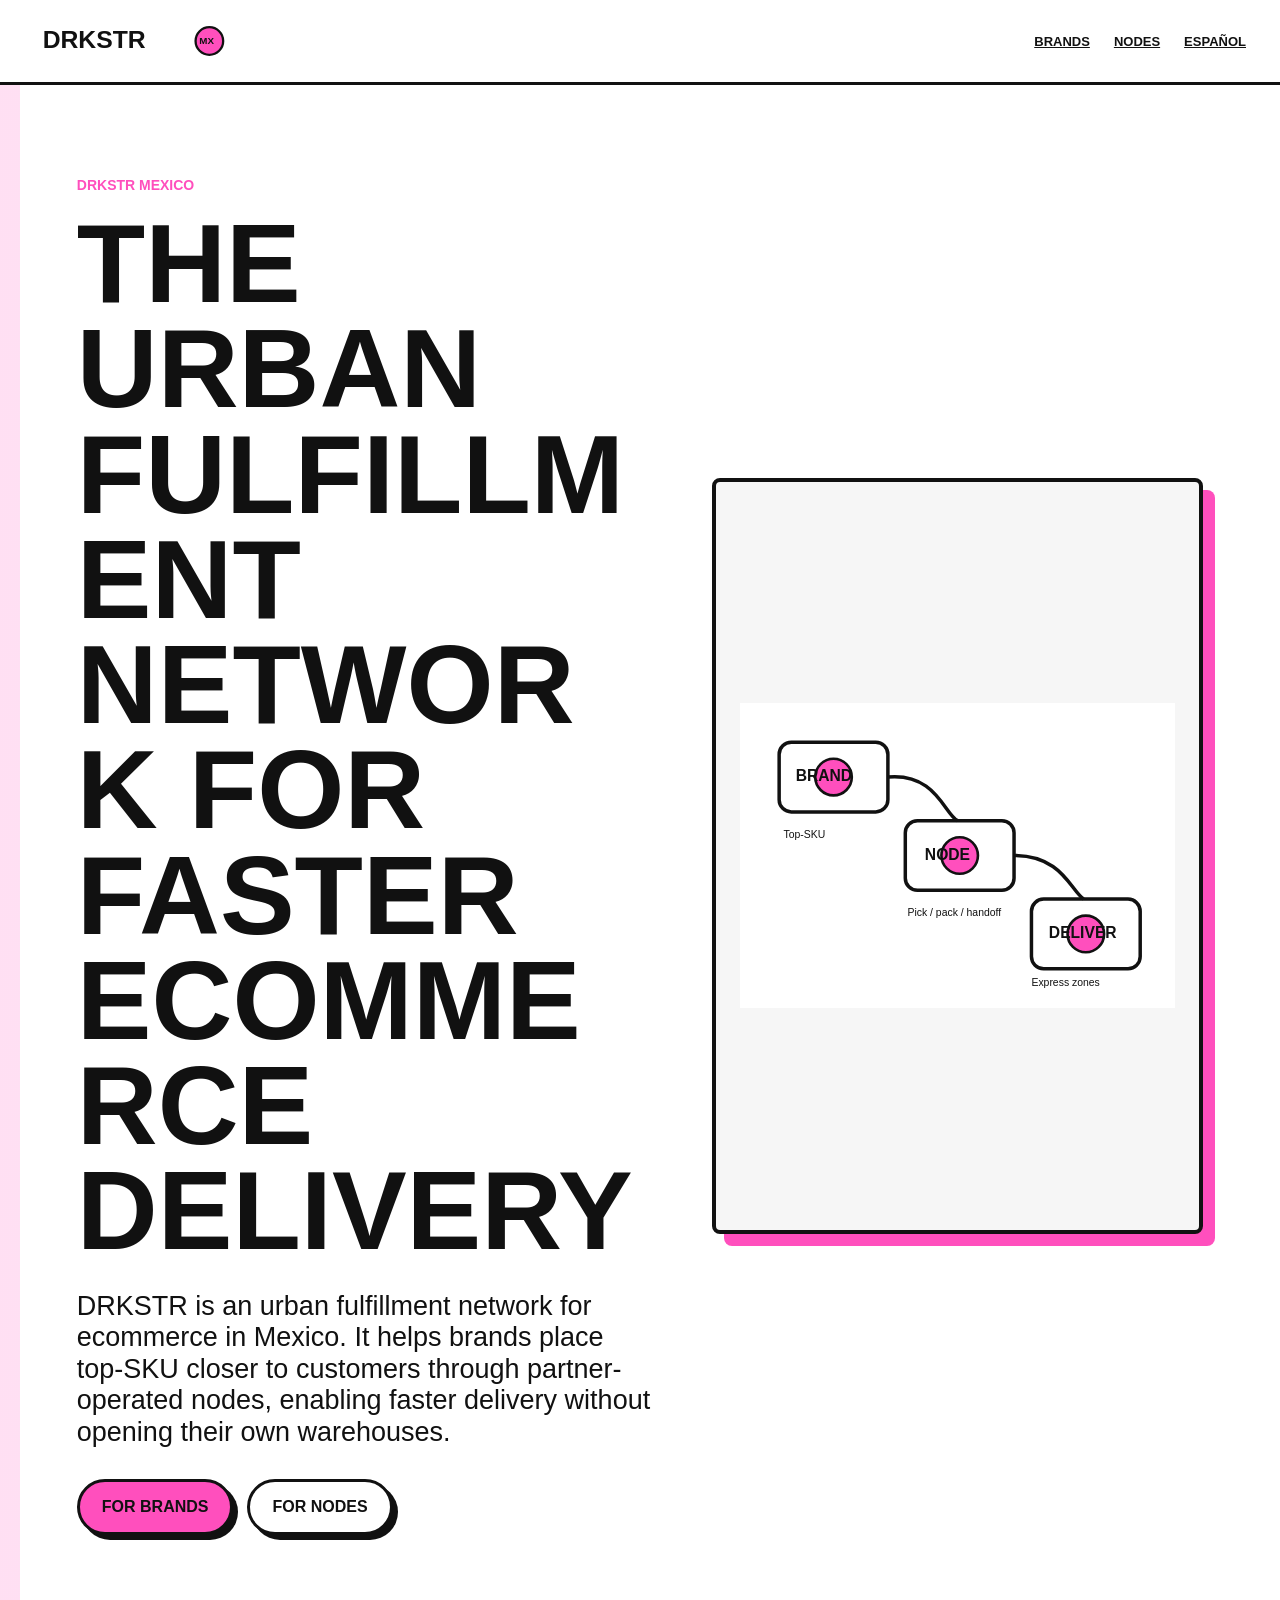
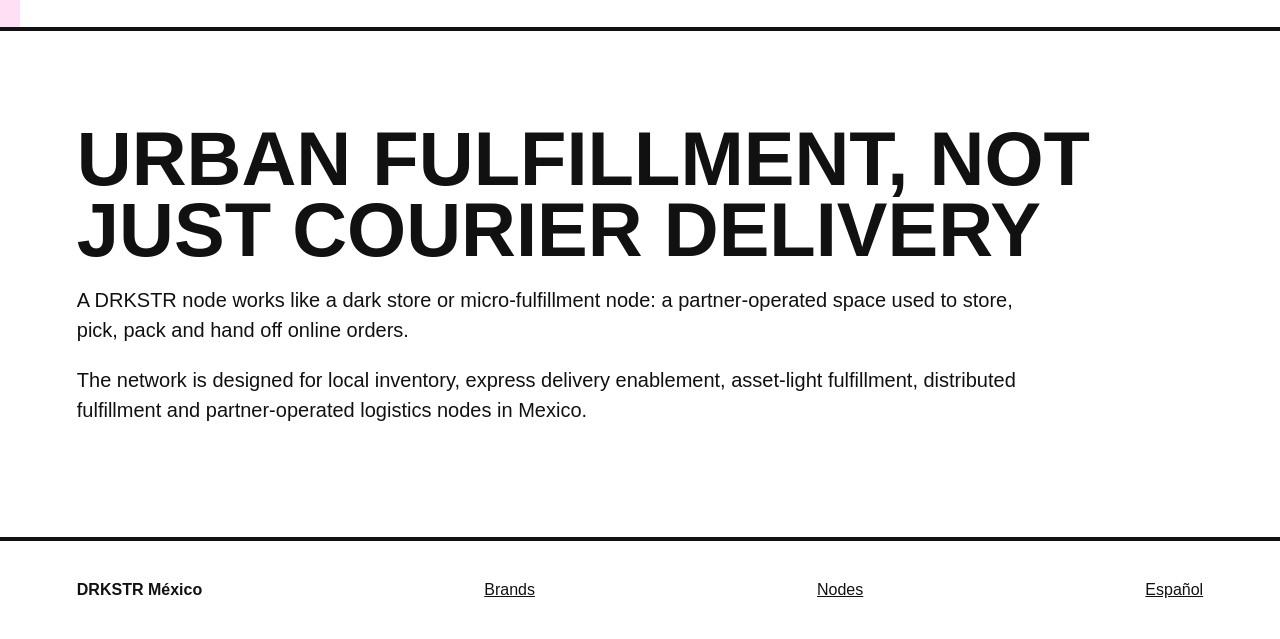
<file: en/index.html>
<!doctype html>
<html lang="en">
<head>
  <meta charset="utf-8">
  <meta name="viewport" content="width=device-width, initial-scale=1">
  <title>DRKSTR Mexico | Urban fulfillment network for ecommerce</title>
  <meta name="description" content="DRKSTR connects ecommerce brands with partner-operated urban fulfillment nodes in Mexico to place top-SKU closer to customers and enable faster delivery.">
  <meta name="robots" content="index, follow">
  <link rel="canonical" href="https://drkstr.online/en/">
  <link rel="alternate" hreflang="en" href="https://drkstr.online/en/">
  <link rel="alternate" hreflang="es-MX" href="https://drkstr.online/">
  <link rel="alternate" hreflang="x-default" href="https://drkstr.online/">
  <meta property="og:type" content="website">
  <meta property="og:site_name" content="DRKSTR México">
  <meta property="og:title" content="DRKSTR Mexico | Urban fulfillment network for ecommerce">
  <meta property="og:description" content="Partner-operated fulfillment nodes, local inventory and faster ecommerce delivery in Mexico.">
  <meta property="og:url" content="https://drkstr.online/en/">
  <meta property="og:image" content="https://drkstr.online/assets/og-drkstr-mexico.png">
  <meta property="og:locale" content="en_US">
  <meta name="twitter:card" content="summary_large_image">
  <meta name="twitter:title" content="DRKSTR Mexico | Urban fulfillment network for ecommerce">
  <meta name="twitter:description" content="Place top-SKU closer to customers through partner-operated urban nodes.">
  <meta name="twitter:image" content="https://drkstr.online/assets/og-drkstr-mexico.png">
  <link rel="icon" href="/assets/favicon.svg" type="image/svg+xml">
  <link rel="stylesheet" href="/style.css">
  <!-- Google Tag Manager -->
  <script>
  (function(w,d,s,l,i){w[l]=w[l]||[];w[l].push({'gtm.start':
  new Date().getTime(),event:'gtm.js'});var f=d.getElementsByTagName(s)[0],
  j=d.createElement(s),dl=l!='dataLayer'?'&l='+l:'';j.async=true;j.src=
  'https://www.googletagmanager.com/gtm.js?id='+i+dl;f.parentNode.insertBefore(j,f);
  })(window,document,'script','dataLayer','GTM-WS3M6PPW');
  </script>
  <!-- End Google Tag Manager -->
</head>
<body>
  <noscript><iframe src="https://www.googletagmanager.com/ns.html?id=GTM-WS3M6PPW" height="0" width="0" style="display:none;visibility:hidden"></iframe></noscript>
  <header class="nav">
    <a href="/en/" class="logo" aria-label="DRKSTR Mexico home" data-event="menu_click" data-section="nav" data-menu-target="en_home"><img src="/assets/logo-drkstr.svg" alt="DRKSTR Mexico" width="720" height="160"></a>
    <nav aria-label="Main">
      <a href="/en/brands/" data-event="menu_click" data-section="nav" data-menu-target="en_brands">Brands</a>
      <a href="/en/nodes/" data-event="menu_click" data-section="nav" data-menu-target="en_nodes">Nodes</a>
      <a href="/" data-event="menu_click" data-section="nav" data-menu-target="spanish">Español</a>
    </nav>
  </header>
  <main>
    <section class="hero page-hero section-grid">
      <div>
        <p class="eyebrow">DRKSTR MEXICO</p>
        <h1>The urban fulfillment network for faster ecommerce delivery</h1>
        <p class="lead">DRKSTR is an urban fulfillment network for ecommerce in Mexico. It helps brands place top-SKU closer to customers through partner-operated nodes, enabling faster delivery without opening their own warehouses.</p>
        <div class="cta-row">
          <a class="btn primary" href="/en/brands/" data-event="menu_click" data-section="en_home" data-menu-target="en_brands">For brands</a>
          <a class="btn secondary" href="/en/nodes/" data-event="menu_click" data-section="en_home" data-menu-target="en_nodes">For nodes</a>
        </div>
      </div>
      <aside class="hero-panel">
        <img src="/assets/hero-network.svg" alt="Urban fulfillment network for ecommerce in Mexico" width="1000" height="700">
      </aside>
    </section>
    <section class="section seo-copy">
      <h2>Urban fulfillment, not just courier delivery</h2>
      <p>A DRKSTR node works like a dark store or micro-fulfillment node: a partner-operated space used to store, pick, pack and hand off online orders.</p>
      <p>The network is designed for local inventory, express delivery enablement, asset-light fulfillment, distributed fulfillment and partner-operated logistics nodes in Mexico.</p>
    </section>
  </main>
  <footer>
    <strong>DRKSTR México</strong>
    <a href="/en/brands/">Brands</a>
    <a href="/en/nodes/">Nodes</a>
    <a href="/">Español</a>
  </footer>
  <script src="/script.js"></script>
</body>
</html>
</file>
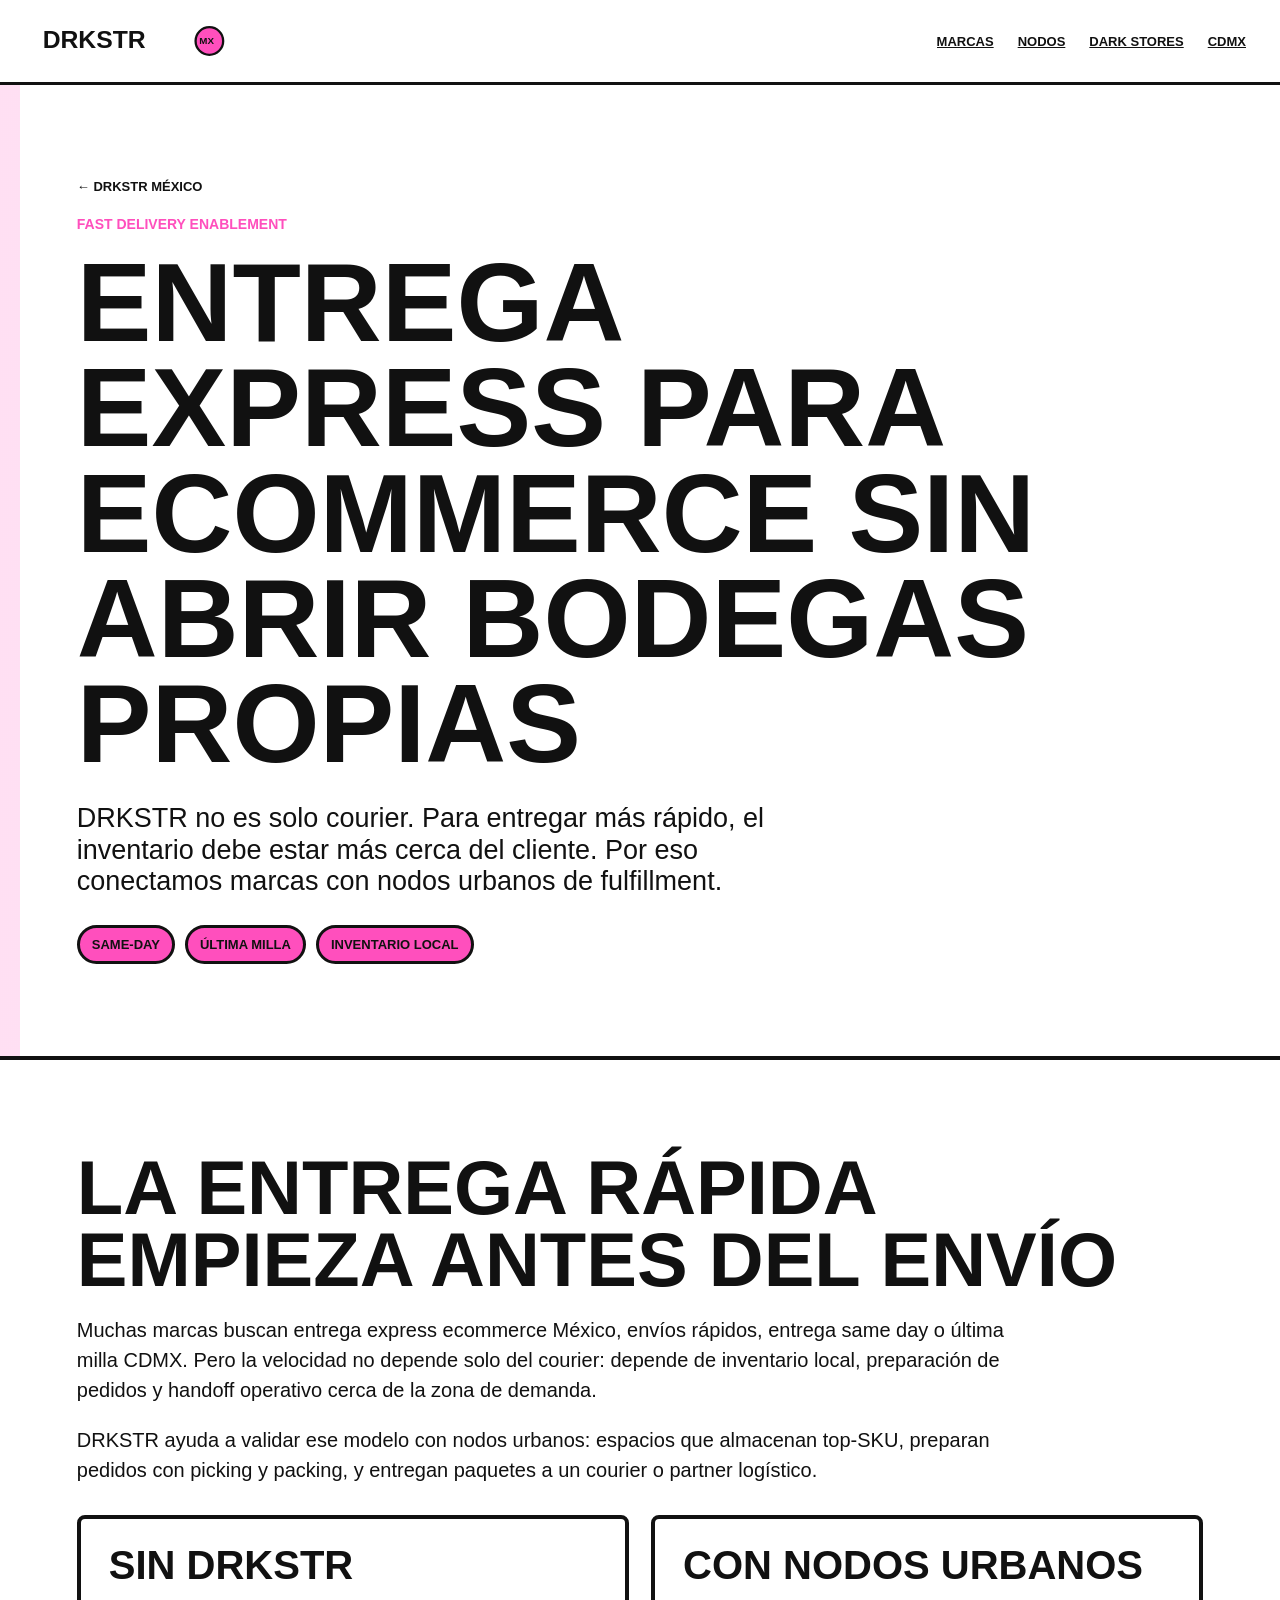
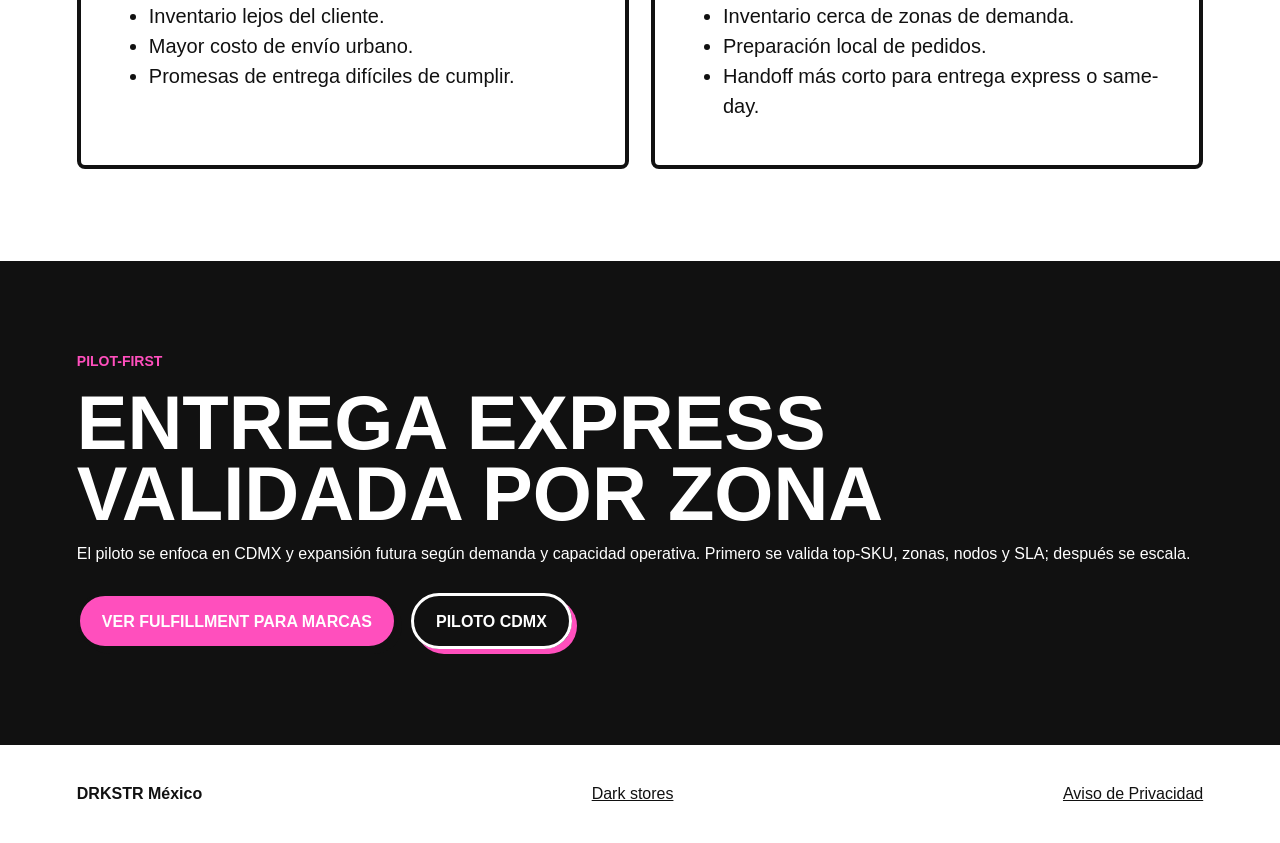
<file: entrega-express-ecommerce/index.html>
<!doctype html>
<html lang="es-MX">
<head>
  <meta charset="utf-8">
  <meta name="viewport" content="width=device-width, initial-scale=1">
  <title>Entrega express para ecommerce en México | DRKSTR</title>
  <meta name="description" content="DRKSTR ayuda a marcas ecommerce a acercar inventario mediante nodos urbanos para habilitar entregas express y same-day en zonas piloto de México.">
  <meta name="robots" content="index, follow">
  <link rel="canonical" href="https://drkstr.online/entrega-express-ecommerce/">
  <link rel="alternate" hreflang="es-MX" href="https://drkstr.online/entrega-express-ecommerce/">
  <link rel="alternate" hreflang="x-default" href="https://drkstr.online/entrega-express-ecommerce/">
  <meta property="og:type" content="website">
  <meta property="og:site_name" content="DRKSTR México">
  <meta property="og:title" content="Entrega express para ecommerce en México">
  <meta property="og:description" content="Entrega express requiere inventario local, nodos urbanos y handoff operativo.">
  <meta property="og:url" content="https://drkstr.online/entrega-express-ecommerce/">
  <meta property="og:image" content="https://drkstr.online/assets/og-drkstr-mexico.png">
  <meta property="og:locale" content="es_MX">
  <meta name="twitter:card" content="summary_large_image">
  <meta name="twitter:title" content="Entrega express para ecommerce en México">
  <meta name="twitter:description" content="DRKSTR habilita entregas más rápidas acercando inventario mediante nodos urbanos.">
  <meta name="twitter:image" content="https://drkstr.online/assets/og-drkstr-mexico.png">
  <link rel="icon" href="/assets/favicon.svg" type="image/svg+xml">
  <link rel="stylesheet" href="/style.css">
  <!-- Google Tag Manager -->
  <script>
  (function(w,d,s,l,i){w[l]=w[l]||[];w[l].push({'gtm.start':
  new Date().getTime(),event:'gtm.js'});var f=d.getElementsByTagName(s)[0],
  j=d.createElement(s),dl=l!='dataLayer'?'&l='+l:'';j.async=true;j.src=
  'https://www.googletagmanager.com/gtm.js?id='+i+dl;f.parentNode.insertBefore(j,f);
  })(window,document,'script','dataLayer','GTM-WS3M6PPW');
  </script>
  <!-- End Google Tag Manager -->
</head>
<body>
  <noscript><iframe src="https://www.googletagmanager.com/ns.html?id=GTM-WS3M6PPW" height="0" width="0" style="display:none;visibility:hidden"></iframe></noscript>
  <header class="nav">
    <a href="/" class="logo" aria-label="DRKSTR México home" data-event="menu_click" data-section="nav" data-menu-target="home"><img src="/assets/logo-drkstr.svg" alt="DRKSTR México" width="720" height="160"></a>
    <nav aria-label="Principal">
      <a href="/marcas/" data-event="menu_click" data-section="nav" data-menu-target="marcas">Marcas</a>
      <a href="/nodos/" data-event="menu_click" data-section="nav" data-menu-target="nodos">Nodos</a>
      <a href="/dark-stores/" data-event="menu_click" data-section="nav" data-menu-target="dark_stores">Dark stores</a>
      <a href="/fulfillment-cdmx/" data-event="menu_click" data-section="nav" data-menu-target="fulfillment_cdmx">CDMX</a>
    </nav>
  </header>
  <main>
    <section class="hero page-hero">
      <a class="breadcrumb" href="/">← DRKSTR México</a>
      <p class="eyebrow">FAST DELIVERY ENABLEMENT</p>
      <h1>Entrega express para ecommerce sin abrir bodegas propias</h1>
      <p class="lead">DRKSTR no es solo courier. Para entregar más rápido, el inventario debe estar más cerca del cliente. Por eso conectamos marcas con nodos urbanos de fulfillment.</p>
      <div class="page-kicker"><span>same-day</span><span>última milla</span><span>inventario local</span></div>
    </section>

    <section class="section seo-copy">
      <h2>La entrega rápida empieza antes del envío</h2>
      <p>Muchas marcas buscan entrega express ecommerce México, envíos rápidos, entrega same day o última milla CDMX. Pero la velocidad no depende solo del courier: depende de inventario local, preparación de pedidos y handoff operativo cerca de la zona de demanda.</p>
      <p>DRKSTR ayuda a validar ese modelo con nodos urbanos: espacios que almacenan top-SKU, preparan pedidos con picking y packing, y entregan paquetes a un courier o partner logístico.</p>
      <div class="split-list">
        <article><h3>Sin DRKSTR</h3><ul><li>Inventario lejos del cliente.</li><li>Mayor costo de envío urbano.</li><li>Promesas de entrega difíciles de cumplir.</li></ul></article>
        <article><h3>Con nodos urbanos</h3><ul><li>Inventario cerca de zonas de demanda.</li><li>Preparación local de pedidos.</li><li>Handoff más corto para entrega express o same-day.</li></ul></article>
      </div>
    </section>

    <section class="section block-black">
      <p class="eyebrow pink">PILOT-FIRST</p>
      <h2>Entrega express validada por zona</h2>
      <p>El piloto se enfoca en CDMX y expansión futura según demanda y capacidad operativa. Primero se valida top-SKU, zonas, nodos y SLA; después se escala.</p>
      <div class="cta-row">
        <a class="btn primary" href="/marcas/" data-event="menu_click" data-section="entrega_page" data-menu-target="marcas">Ver fulfillment para marcas</a>
        <a class="btn ghost" href="/fulfillment-cdmx/" data-event="menu_click" data-section="entrega_page" data-menu-target="fulfillment_cdmx">Piloto CDMX</a>
      </div>
    </section>
  </main>
  <footer>
    <strong>DRKSTR México</strong>
    <a href="/dark-stores/">Dark stores</a>
    <a href="/privacy.html" data-event="privacy_click" data-section="footer">Aviso de Privacidad</a>
  </footer>
  <script src="/script.js"></script>
</body>
</html>
</file>
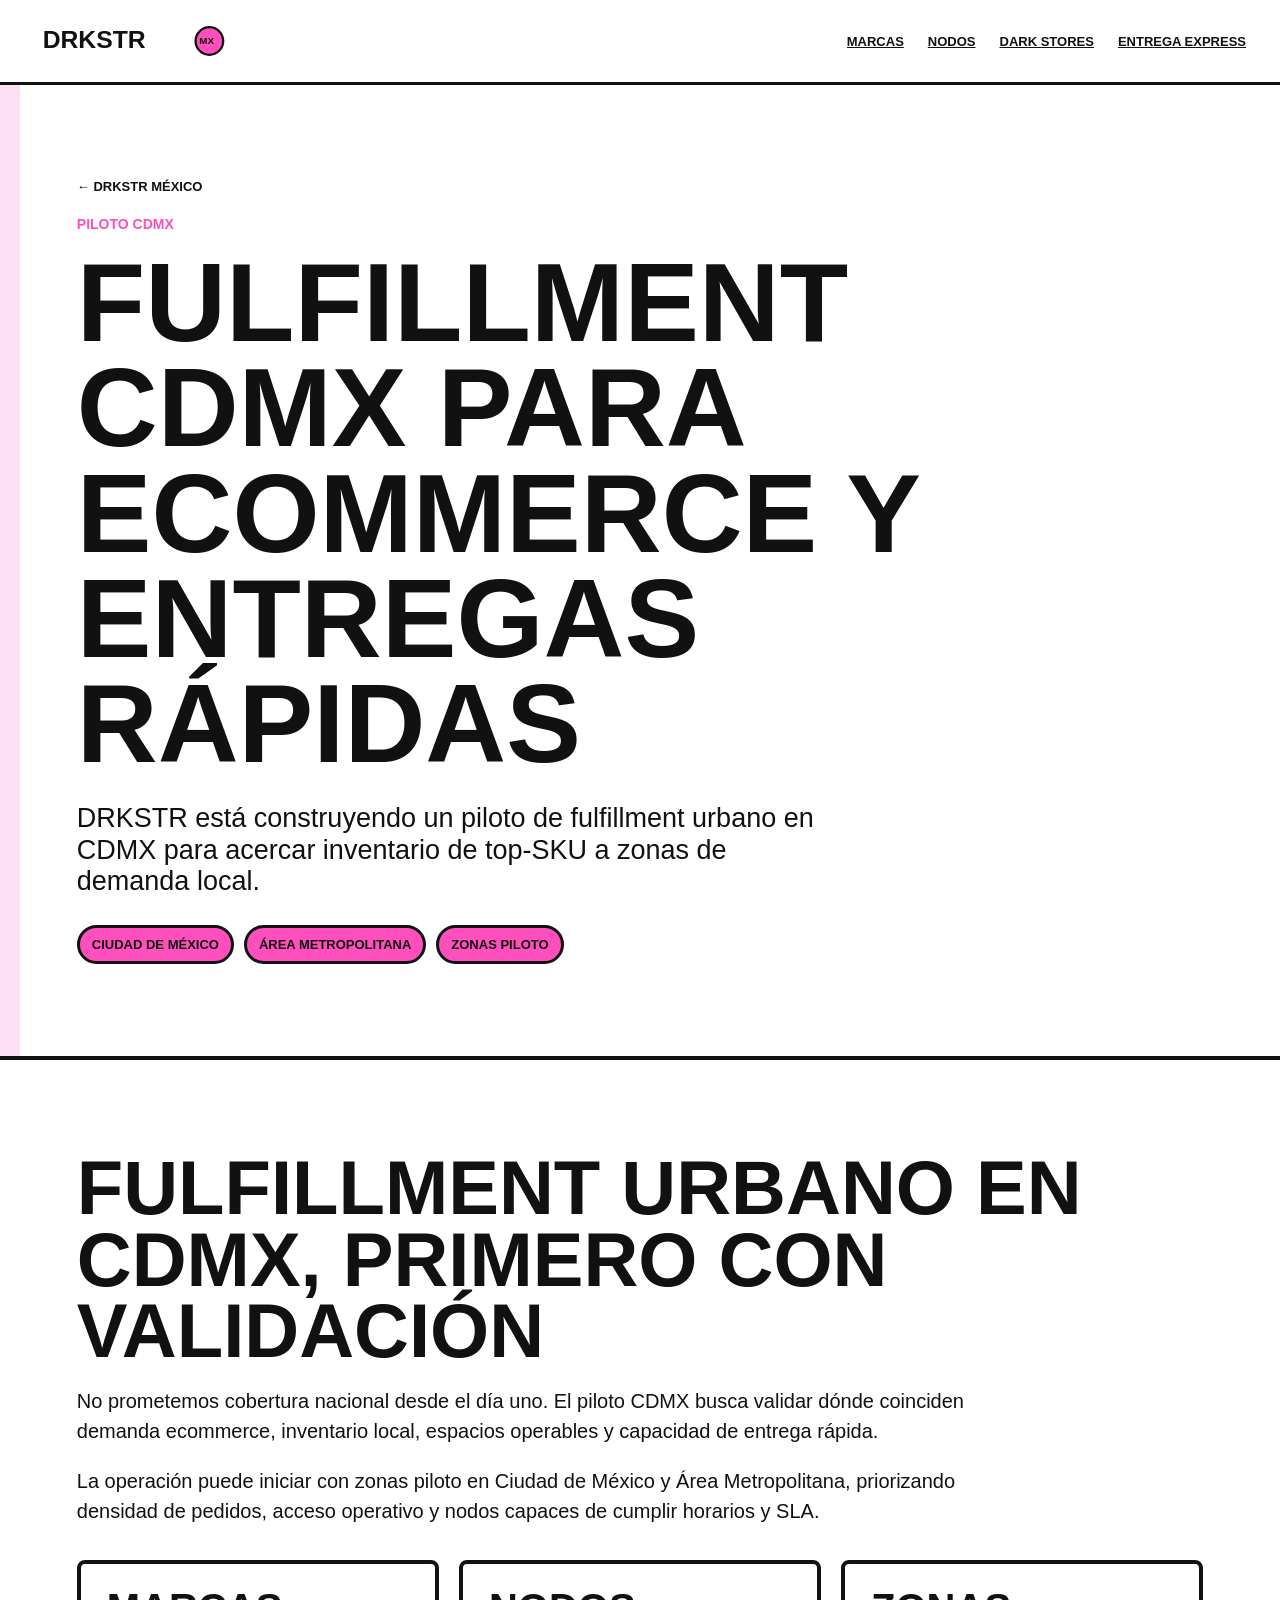
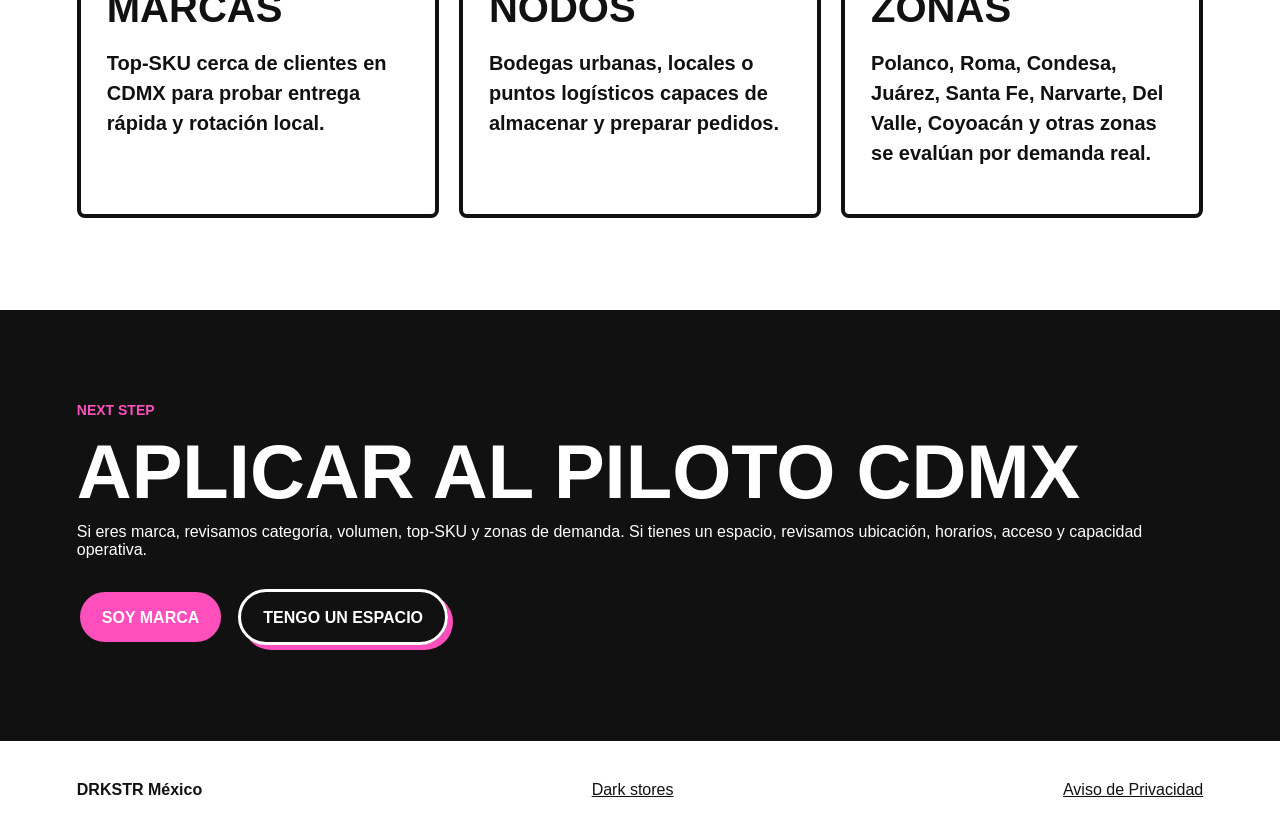
<file: fulfillment-cdmx/index.html>
<!doctype html>
<html lang="es-MX">
<head>
  <meta charset="utf-8">
  <meta name="viewport" content="width=device-width, initial-scale=1">
  <title>Fulfillment CDMX para ecommerce y entregas rápidas | DRKSTR</title>
  <meta name="description" content="Piloto de fulfillment urbano en CDMX para marcas ecommerce. Coloca top-SKU cerca de clientes y valida entregas más rápidas con nodos urbanos DRKSTR.">
  <meta name="robots" content="index, follow">
  <link rel="canonical" href="https://drkstr.online/fulfillment-cdmx/">
  <link rel="alternate" hreflang="es-MX" href="https://drkstr.online/fulfillment-cdmx/">
  <link rel="alternate" hreflang="x-default" href="https://drkstr.online/fulfillment-cdmx/">
  <meta property="og:type" content="website">
  <meta property="og:site_name" content="DRKSTR México">
  <meta property="og:title" content="Fulfillment CDMX para ecommerce y entregas rápidas">
  <meta property="og:description" content="Piloto CDMX para inventario local, nodos urbanos y entrega rápida ecommerce.">
  <meta property="og:url" content="https://drkstr.online/fulfillment-cdmx/">
  <meta property="og:image" content="https://drkstr.online/assets/og-drkstr-mexico.png">
  <meta property="og:locale" content="es_MX">
  <meta name="twitter:card" content="summary_large_image">
  <meta name="twitter:title" content="Fulfillment CDMX para ecommerce y entregas rápidas">
  <meta name="twitter:description" content="Piloto de fulfillment urbano en CDMX para marcas ecommerce y nodos operables.">
  <meta name="twitter:image" content="https://drkstr.online/assets/og-drkstr-mexico.png">
  <link rel="icon" href="/assets/favicon.svg" type="image/svg+xml">
  <link rel="stylesheet" href="/style.css">
  <!-- Google Tag Manager -->
  <script>
  (function(w,d,s,l,i){w[l]=w[l]||[];w[l].push({'gtm.start':
  new Date().getTime(),event:'gtm.js'});var f=d.getElementsByTagName(s)[0],
  j=d.createElement(s),dl=l!='dataLayer'?'&l='+l:'';j.async=true;j.src=
  'https://www.googletagmanager.com/gtm.js?id='+i+dl;f.parentNode.insertBefore(j,f);
  })(window,document,'script','dataLayer','GTM-WS3M6PPW');
  </script>
  <!-- End Google Tag Manager -->
</head>
<body>
  <noscript><iframe src="https://www.googletagmanager.com/ns.html?id=GTM-WS3M6PPW" height="0" width="0" style="display:none;visibility:hidden"></iframe></noscript>
  <header class="nav">
    <a href="/" class="logo" aria-label="DRKSTR México home" data-event="menu_click" data-section="nav" data-menu-target="home"><img src="/assets/logo-drkstr.svg" alt="DRKSTR México" width="720" height="160"></a>
    <nav aria-label="Principal">
      <a href="/marcas/" data-event="menu_click" data-section="nav" data-menu-target="marcas">Marcas</a>
      <a href="/nodos/" data-event="menu_click" data-section="nav" data-menu-target="nodos">Nodos</a>
      <a href="/dark-stores/" data-event="menu_click" data-section="nav" data-menu-target="dark_stores">Dark stores</a>
      <a href="/entrega-express-ecommerce/" data-event="menu_click" data-section="nav" data-menu-target="entrega_express">Entrega express</a>
    </nav>
  </header>
  <main>
    <section class="hero page-hero">
      <a class="breadcrumb" href="/">← DRKSTR México</a>
      <p class="eyebrow">PILOTO CDMX</p>
      <h1>Fulfillment CDMX para ecommerce y entregas rápidas</h1>
      <p class="lead">DRKSTR está construyendo un piloto de fulfillment urbano en CDMX para acercar inventario de top-SKU a zonas de demanda local.</p>
      <div class="page-kicker"><span>Ciudad de México</span><span>Área Metropolitana</span><span>zonas piloto</span></div>
    </section>

    <section class="section seo-copy">
      <h2>Fulfillment urbano en CDMX, primero con validación</h2>
      <p>No prometemos cobertura nacional desde el día uno. El piloto CDMX busca validar dónde coinciden demanda ecommerce, inventario local, espacios operables y capacidad de entrega rápida.</p>
      <p>La operación puede iniciar con zonas piloto en Ciudad de México y Área Metropolitana, priorizando densidad de pedidos, acceso operativo y nodos capaces de cumplir horarios y SLA.</p>
      <div class="cards three">
        <article><h3>Marcas</h3><p>Top-SKU cerca de clientes en CDMX para probar entrega rápida y rotación local.</p></article>
        <article><h3>Nodos</h3><p>Bodegas urbanas, locales o puntos logísticos capaces de almacenar y preparar pedidos.</p></article>
        <article><h3>Zonas</h3><p>Polanco, Roma, Condesa, Juárez, Santa Fe, Narvarte, Del Valle, Coyoacán y otras zonas se evalúan por demanda real.</p></article>
      </div>
    </section>

    <section class="section block-black">
      <p class="eyebrow pink">NEXT STEP</p>
      <h2>Aplicar al piloto CDMX</h2>
      <p>Si eres marca, revisamos categoría, volumen, top-SKU y zonas de demanda. Si tienes un espacio, revisamos ubicación, horarios, acceso y capacidad operativa.</p>
      <div class="cta-row">
        <a class="btn primary" href="/marcas/" data-event="menu_click" data-section="fulfillment_cdmx_page" data-menu-target="marcas">Soy marca</a>
        <a class="btn ghost" href="/nodos/" data-event="menu_click" data-section="fulfillment_cdmx_page" data-menu-target="nodos">Tengo un espacio</a>
      </div>
    </section>
  </main>
  <footer>
    <strong>DRKSTR México</strong>
    <a href="/dark-stores/">Dark stores</a>
    <a href="/privacy.html" data-event="privacy_click" data-section="footer">Aviso de Privacidad</a>
  </footer>
  <script src="/script.js"></script>
</body>
</html>
</file>
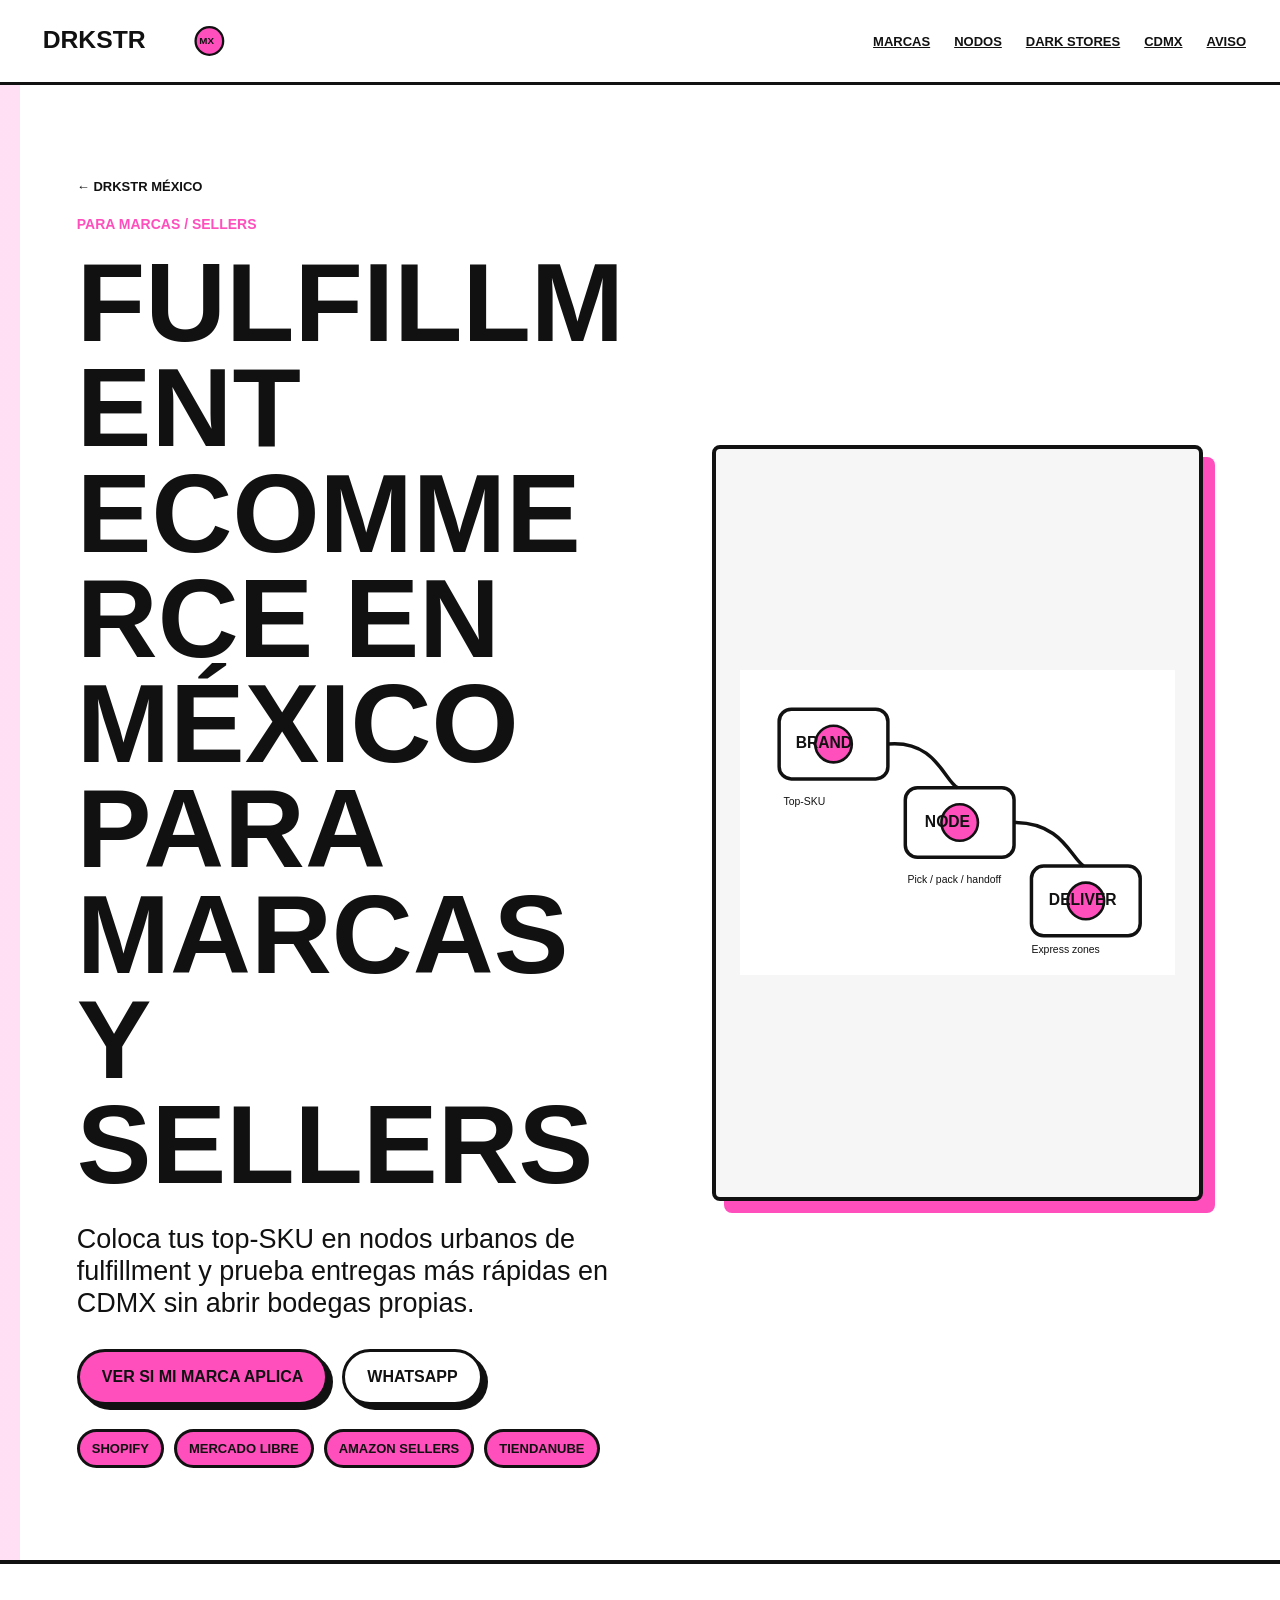
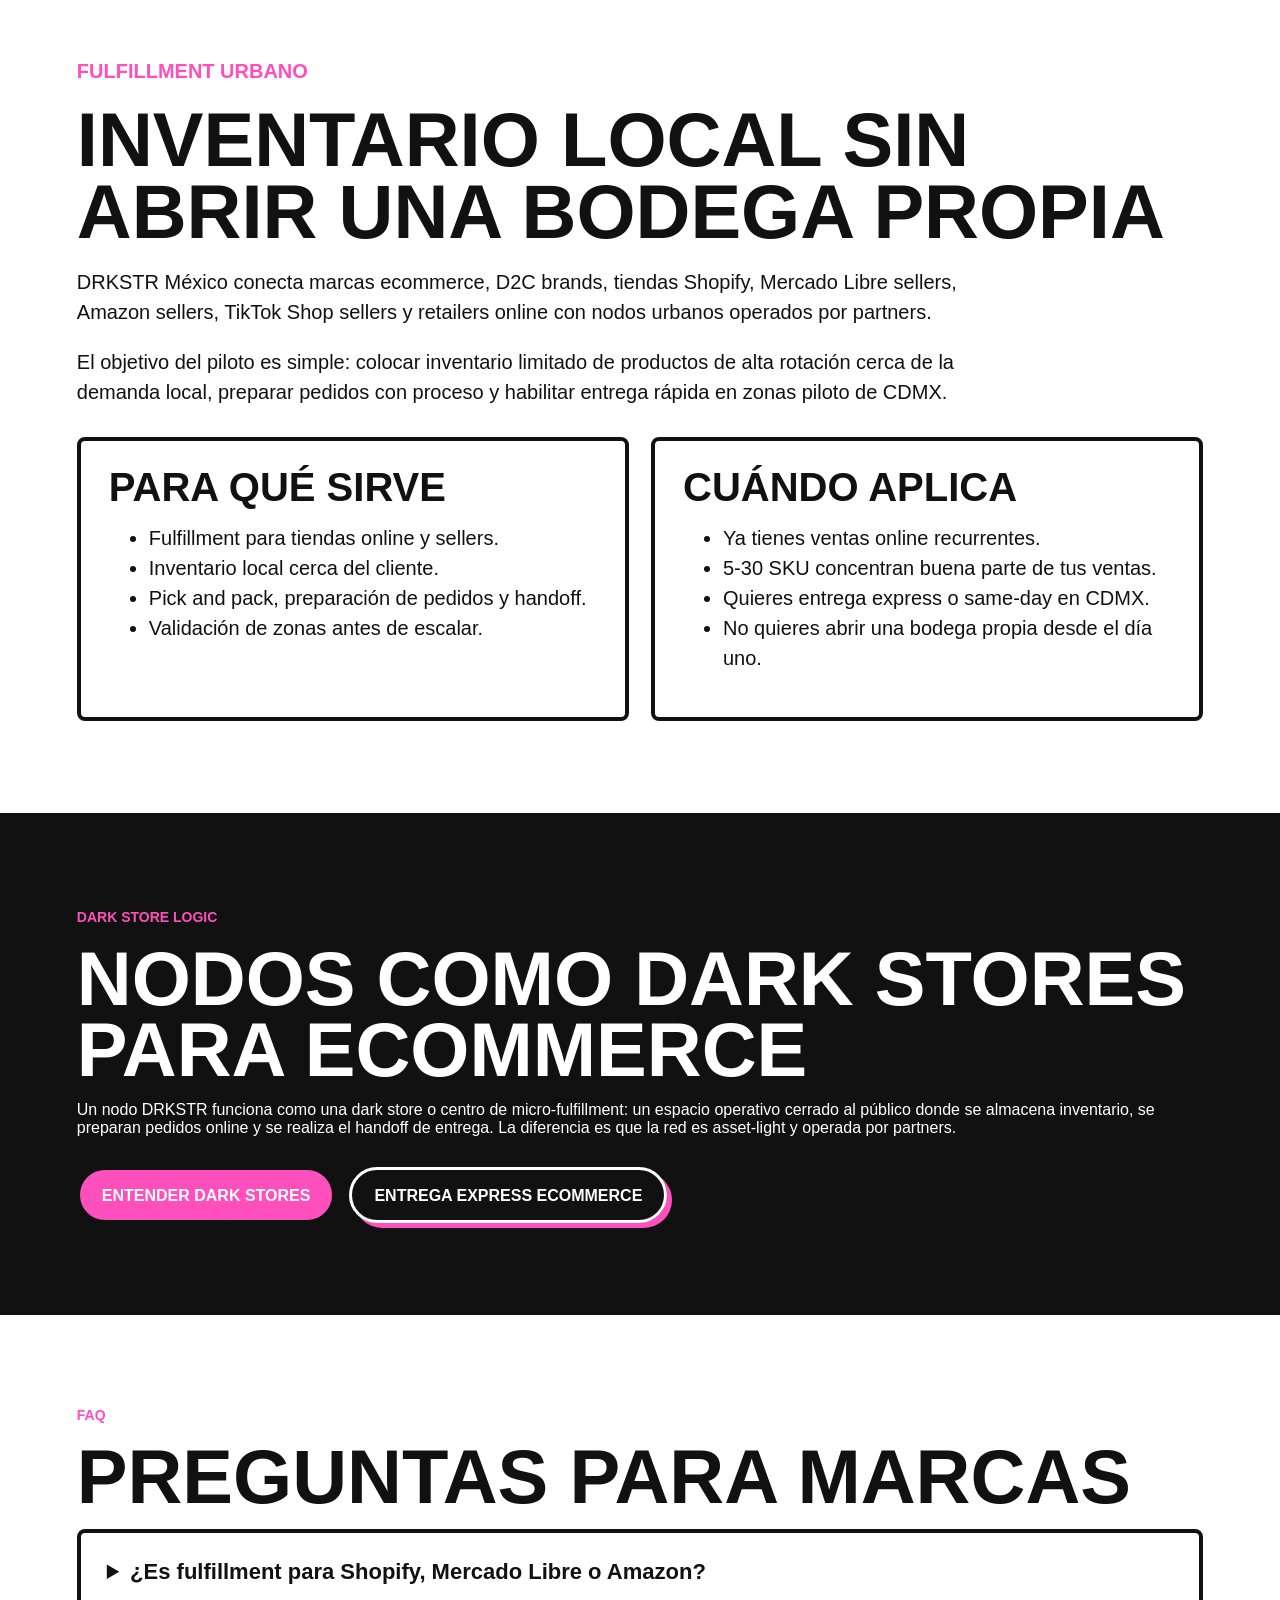
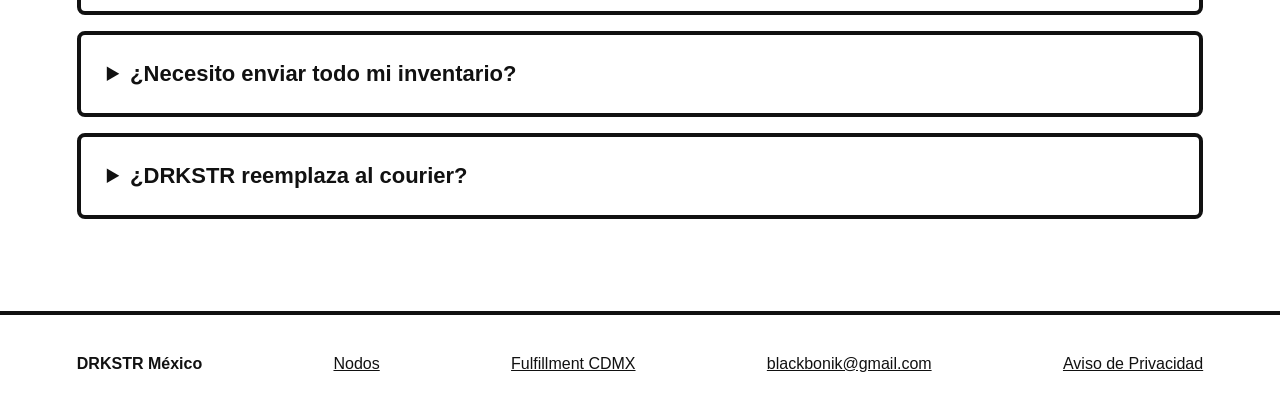
<file: marcas/index.html>
<!doctype html>
<html lang="es-MX">
<head>
  <meta charset="utf-8">
  <meta name="viewport" content="width=device-width, initial-scale=1">
  <title>Fulfillment ecommerce en México para marcas y sellers | DRKSTR</title>
  <meta name="description" content="Coloca tus top-SKU en nodos urbanos de DRKSTR y prueba entregas más rápidas en CDMX sin abrir bodegas propias. Fulfillment para ecommerce, Shopify, Mercado Libre y sellers.">
  <meta name="robots" content="index, follow">
  <link rel="canonical" href="https://drkstr.online/marcas/">
  <link rel="alternate" hreflang="es-MX" href="https://drkstr.online/marcas/">
  <link rel="alternate" hreflang="en" href="https://drkstr.online/en/brands/">
  <link rel="alternate" hreflang="x-default" href="https://drkstr.online/marcas/">
  <meta property="og:type" content="website">
  <meta property="og:site_name" content="DRKSTR México">
  <meta property="og:title" content="Fulfillment ecommerce en México para marcas y sellers">
  <meta property="og:description" content="Top-SKU cerca del cliente, nodos urbanos y entregas más rápidas para ecommerce en CDMX.">
  <meta property="og:url" content="https://drkstr.online/marcas/">
  <meta property="og:image" content="https://drkstr.online/assets/og-drkstr-mexico.png">
  <meta property="og:locale" content="es_MX">
  <meta name="twitter:card" content="summary_large_image">
  <meta name="twitter:title" content="Fulfillment ecommerce en México para marcas y sellers">
  <meta name="twitter:description" content="Prueba fulfillment urbano y entrega rápida en CDMX sin abrir una bodega propia.">
  <meta name="twitter:image" content="https://drkstr.online/assets/og-drkstr-mexico.png">
  <link rel="icon" href="/assets/favicon.svg" type="image/svg+xml">
  <link rel="stylesheet" href="/style.css">
  <!-- Google Tag Manager -->
  <script>
  (function(w,d,s,l,i){w[l]=w[l]||[];w[l].push({'gtm.start':
  new Date().getTime(),event:'gtm.js'});var f=d.getElementsByTagName(s)[0],
  j=d.createElement(s),dl=l!='dataLayer'?'&l='+l:'';j.async=true;j.src=
  'https://www.googletagmanager.com/gtm.js?id='+i+dl;f.parentNode.insertBefore(j,f);
  })(window,document,'script','dataLayer','GTM-WS3M6PPW');
  </script>
  <!-- End Google Tag Manager -->
  <script type="application/ld+json">
  {
    "@context": "https://schema.org",
    "@type": "Service",
    "name": "Fulfillment ecommerce en México para marcas y sellers",
    "provider": { "@type": "Organization", "name": "DRKSTR México", "url": "https://drkstr.online/" },
    "areaServed": [{ "@type": "Country", "name": "Mexico" }, { "@type": "City", "name": "Mexico City" }],
    "serviceType": "Fulfillment para ecommerce, marcas D2C, Shopify, Mercado Libre, Amazon sellers y Tiendanube",
    "description": "DRKSTR ayuda a marcas ecommerce a colocar top-SKU en nodos urbanos de fulfillment para habilitar entregas más rápidas en CDMX."
  }
  </script>
</head>
<body>
  <noscript><iframe src="https://www.googletagmanager.com/ns.html?id=GTM-WS3M6PPW" height="0" width="0" style="display:none;visibility:hidden"></iframe></noscript>
  <header class="nav">
    <a href="/" class="logo" aria-label="DRKSTR México home" data-event="menu_click" data-section="nav" data-menu-target="home"><img src="/assets/logo-drkstr.svg" alt="DRKSTR México" width="720" height="160"></a>
    <nav aria-label="Principal">
      <a href="/marcas/" data-event="menu_click" data-section="nav" data-menu-target="marcas">Marcas</a>
      <a href="/nodos/" data-event="menu_click" data-section="nav" data-menu-target="nodos">Nodos</a>
      <a href="/dark-stores/" data-event="menu_click" data-section="nav" data-menu-target="dark_stores">Dark stores</a>
      <a href="/fulfillment-cdmx/" data-event="menu_click" data-section="nav" data-menu-target="fulfillment_cdmx">CDMX</a>
      <a href="/privacy.html" data-event="privacy_click" data-section="nav">Aviso</a>
    </nav>
  </header>
  <main>
    <section class="hero page-hero section-grid">
      <div>
        <a class="breadcrumb" href="/">← DRKSTR México</a>
        <p class="eyebrow">PARA MARCAS / SELLERS</p>
        <h1>Fulfillment ecommerce en México para marcas y sellers</h1>
        <p class="lead">Coloca tus top-SKU en nodos urbanos de fulfillment y prueba entregas más rápidas en CDMX sin abrir bodegas propias.</p>
        <div class="cta-row">
          <a class="btn primary" href="https://docs.google.com/forms/d/e/1FAIpQLScRIzMmyaE9ionKAocDYFeWckqrmcJVm9W8irJusPfNfoH24g/viewform" target="_blank" rel="noopener noreferrer" data-event="form_brand_start" data-section="marcas_page" data-audience="brand" data-form-type="brand">Ver si mi marca aplica</a>
          <a class="btn secondary" href="https://wa.me/79854516603?text=Hola%21%20Quiero%20aplicar%20al%20piloto%20de%20DRKSTR%20M%C3%A9xico." target="_blank" rel="noopener noreferrer" data-event="whatsapp_click" data-section="marcas_page" data-audience="brand" data-destination="whatsapp">WhatsApp</a>
        </div>
        <div class="page-kicker"><span>Shopify</span><span>Mercado Libre</span><span>Amazon sellers</span><span>Tiendanube</span></div>
      </div>
      <aside class="hero-panel">
        <img src="/assets/hero-network.svg" alt="Flujo de marca, nodo, pedido y entrega express para ecommerce" width="1000" height="700">
      </aside>
    </section>

    <section class="section seo-copy">
      <p class="eyebrow">FULFILLMENT URBANO</p>
      <h2>Inventario local sin abrir una bodega propia</h2>
      <p>DRKSTR México conecta marcas ecommerce, D2C brands, tiendas Shopify, Mercado Libre sellers, Amazon sellers, TikTok Shop sellers y retailers online con nodos urbanos operados por partners.</p>
      <p>El objetivo del piloto es simple: colocar inventario limitado de productos de alta rotación cerca de la demanda local, preparar pedidos con proceso y habilitar entrega rápida en zonas piloto de CDMX.</p>
      <div class="split-list">
        <article><h3>Para qué sirve</h3><ul><li>Fulfillment para tiendas online y sellers.</li><li>Inventario local cerca del cliente.</li><li>Pick and pack, preparación de pedidos y handoff.</li><li>Validación de zonas antes de escalar.</li></ul></article>
        <article><h3>Cuándo aplica</h3><ul><li>Ya tienes ventas online recurrentes.</li><li>5-30 SKU concentran buena parte de tus ventas.</li><li>Quieres entrega express o same-day en CDMX.</li><li>No quieres abrir una bodega propia desde el día uno.</li></ul></article>
      </div>
    </section>

    <section class="section seo-band block-black">
      <p class="eyebrow pink">DARK STORE LOGIC</p>
      <h2>Nodos como dark stores para ecommerce</h2>
      <p>Un nodo DRKSTR funciona como una dark store o centro de micro-fulfillment: un espacio operativo cerrado al público donde se almacena inventario, se preparan pedidos online y se realiza el handoff de entrega. La diferencia es que la red es asset-light y operada por partners.</p>
      <div class="cta-row">
        <a class="btn primary" href="/dark-stores/" data-event="menu_click" data-section="marcas_page" data-menu-target="dark_stores">Entender dark stores</a>
        <a class="btn ghost" href="/entrega-express-ecommerce/" data-event="menu_click" data-section="marcas_page" data-menu-target="entrega_express">Entrega express ecommerce</a>
      </div>
    </section>

    <section class="section faq">
      <p class="eyebrow">FAQ</p>
      <h2>Preguntas para marcas</h2>
      <details><summary>¿Es fulfillment para Shopify, Mercado Libre o Amazon?</summary><p>DRKSTR puede evaluar marcas y sellers de Shopify, Mercado Libre, Amazon, Tiendanube, TikTok Shop, WooCommerce o cualquier operación ecommerce con demanda recurrente.</p></details>
      <details><summary>¿Necesito enviar todo mi inventario?</summary><p>No. Para el piloto recomendamos inventario limitado de top-SKU para validar rotación, zonas y operación antes de escalar.</p></details>
      <details><summary>¿DRKSTR reemplaza al courier?</summary><p>No necesariamente. DRKSTR acerca inventario, prepara pedidos y habilita el handoff. La velocidad mejora porque el producto ya está más cerca del cliente.</p></details>
    </section>
  </main>
  <footer>
    <strong>DRKSTR México</strong>
    <a href="/nodos/">Nodos</a>
    <a href="/fulfillment-cdmx/">Fulfillment CDMX</a>
    <a href="mailto:blackbonik@gmail.com" data-event="email_click" data-cta-text="Email" data-section="footer" data-destination="email">blackbonik@gmail.com</a>
    <a href="/privacy.html" data-event="privacy_click" data-section="footer">Aviso de Privacidad</a>
  </footer>
  <script src="/script.js"></script>
</body>
</html>
</file>
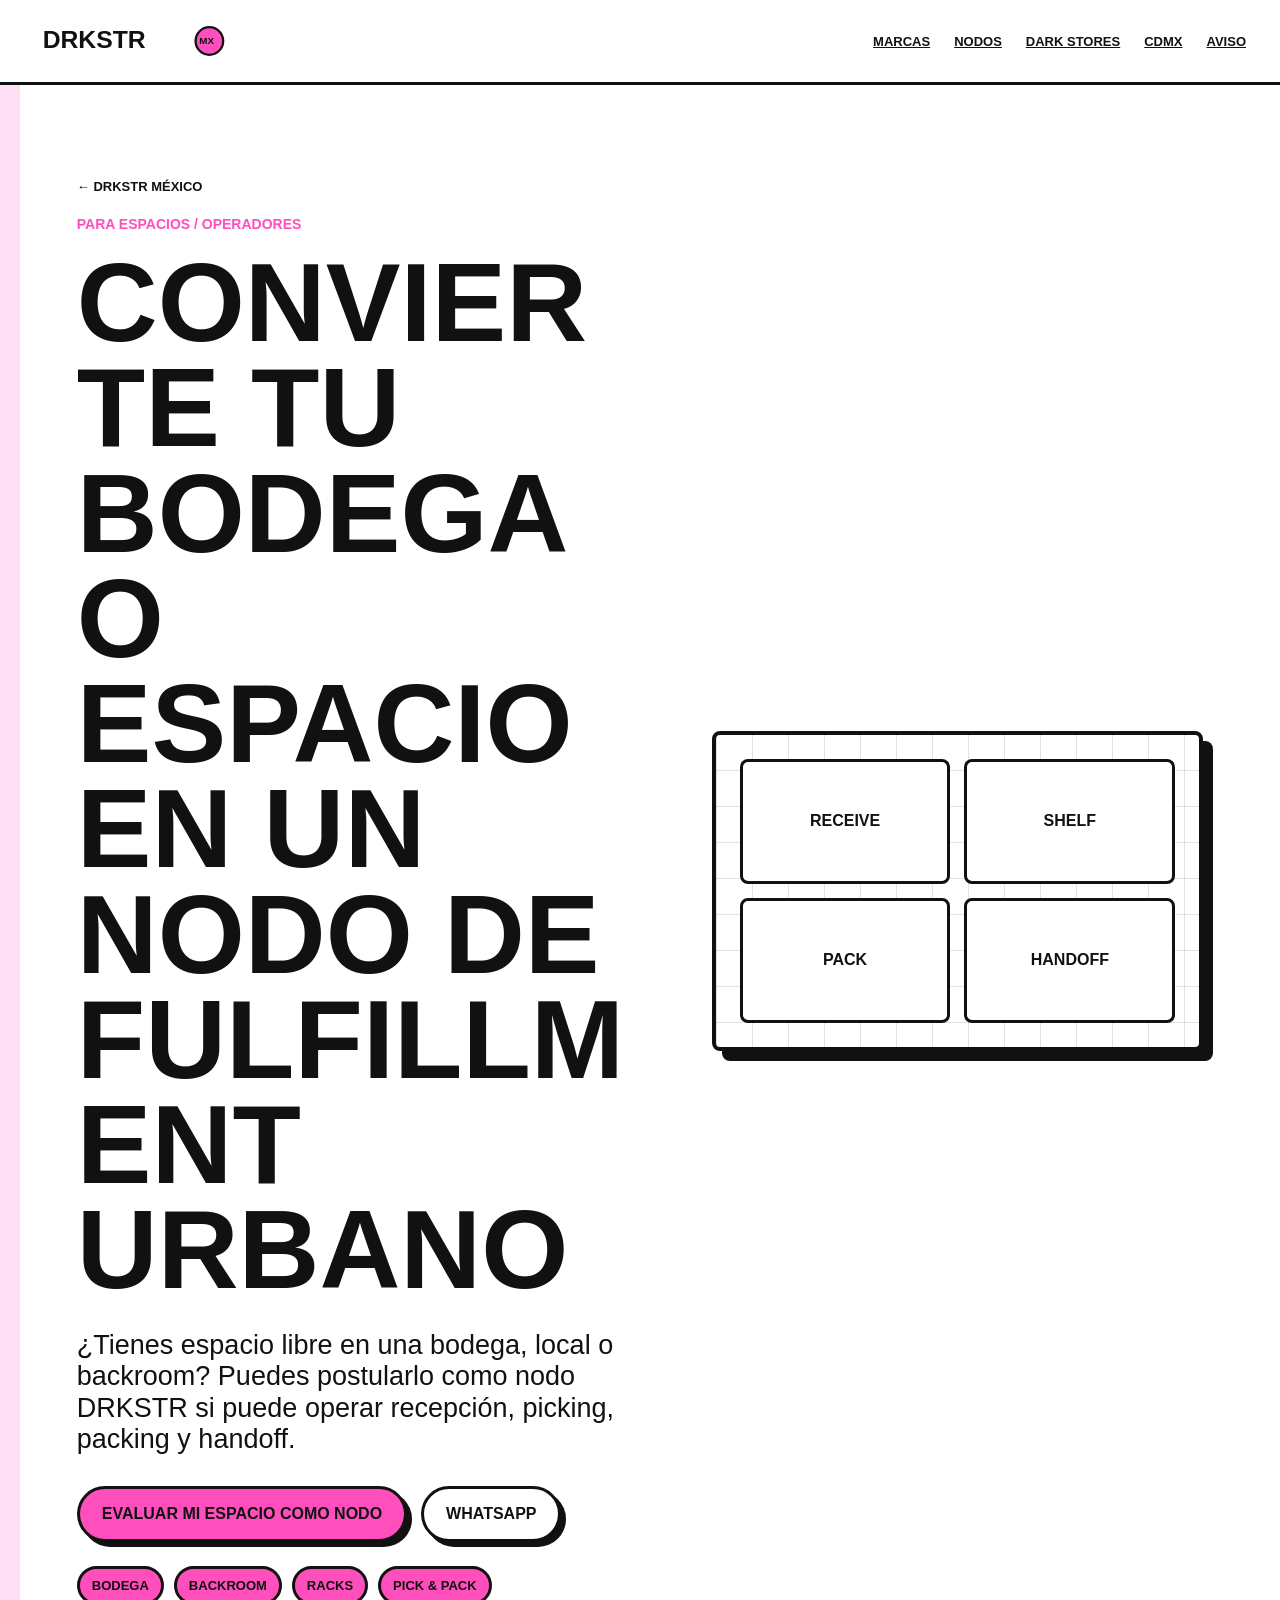
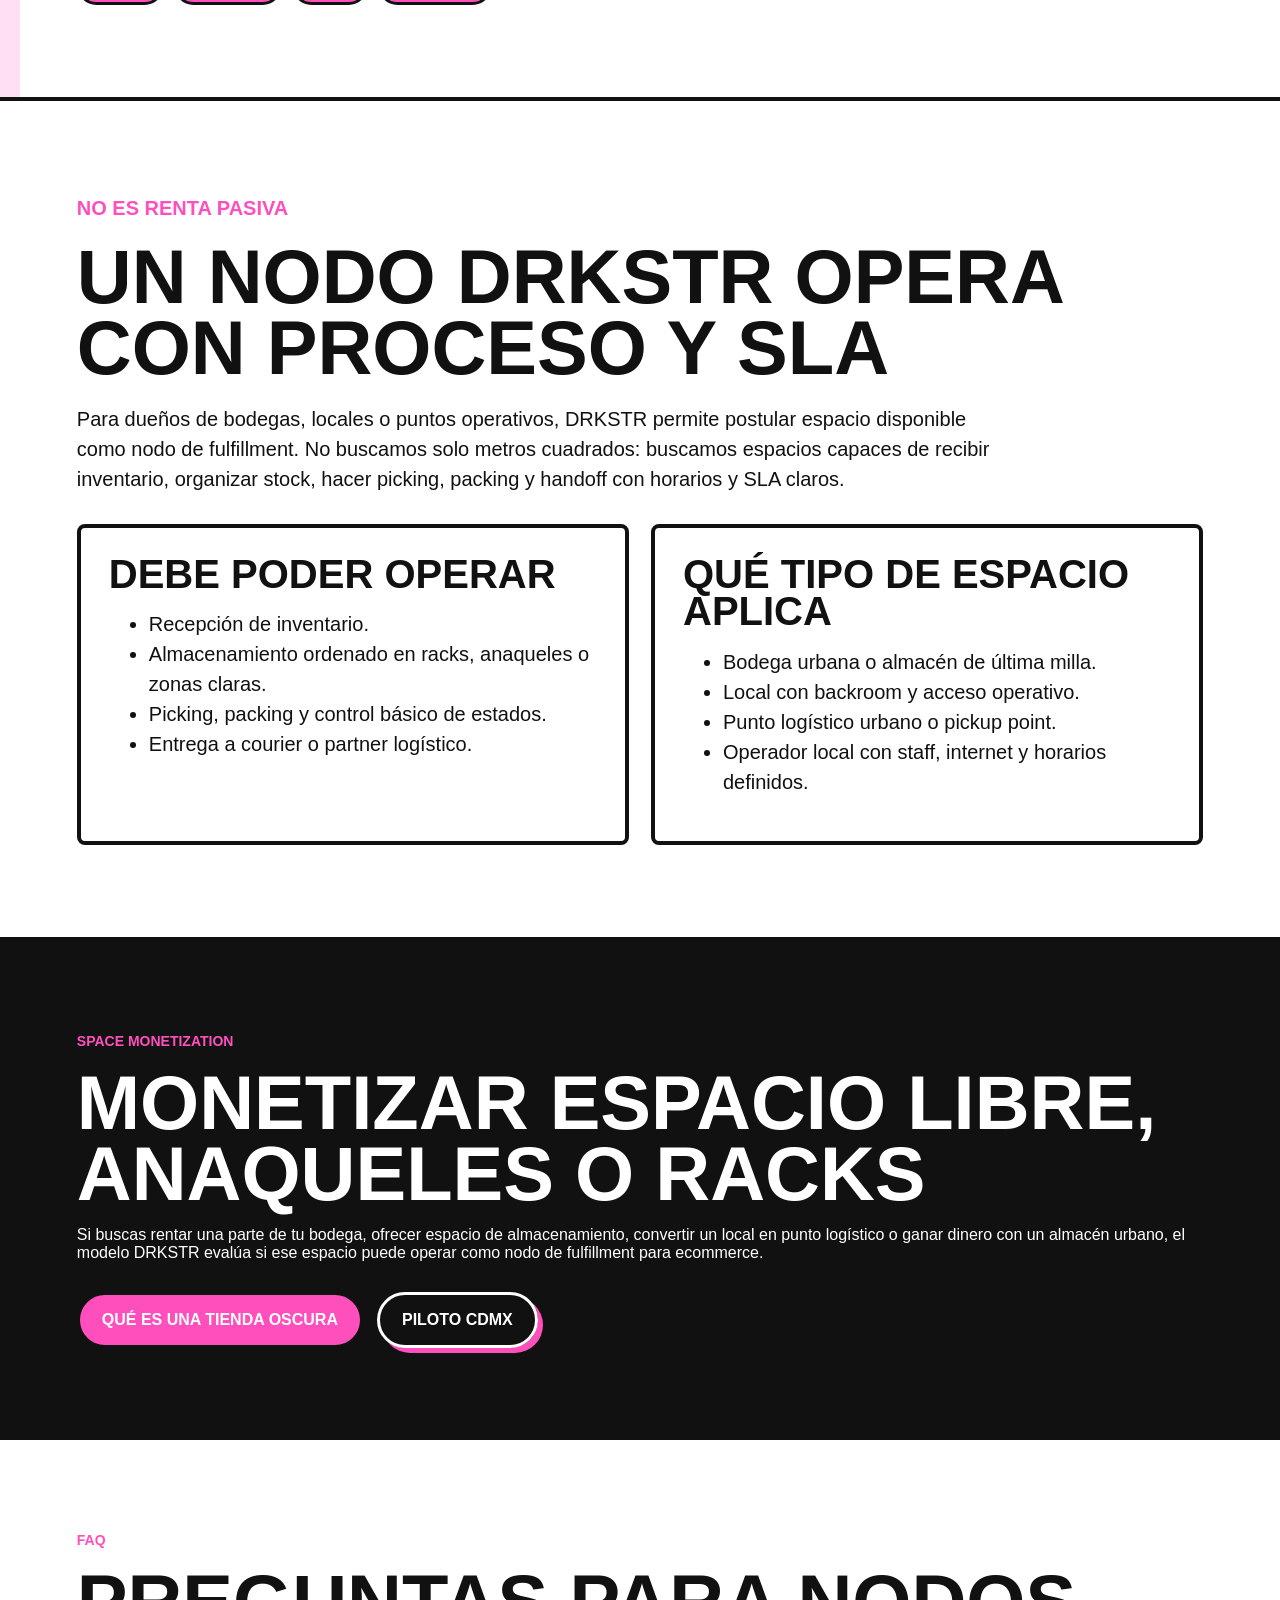
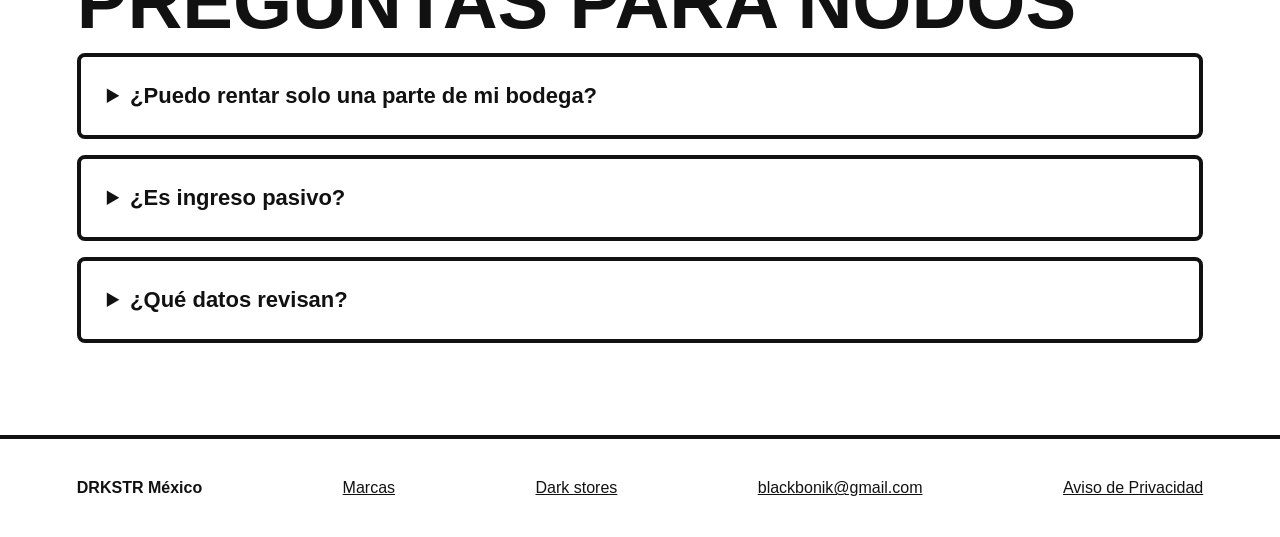
<file: nodos/index.html>
<!doctype html>
<html lang="es-MX">
<head>
  <meta charset="utf-8">
  <meta name="viewport" content="width=device-width, initial-scale=1">
  <title>Convierte tu bodega en un nodo de fulfillment urbano | DRKSTR México</title>
  <meta name="description" content="Postula tu bodega, local, backroom o punto operativo para convertirse en un nodo DRKSTR y operar almacenamiento, picking, packing y handoff para ecommerce.">
  <meta name="robots" content="index, follow">
  <link rel="canonical" href="https://drkstr.online/nodos/">
  <link rel="alternate" hreflang="es-MX" href="https://drkstr.online/nodos/">
  <link rel="alternate" hreflang="en" href="https://drkstr.online/en/nodes/">
  <link rel="alternate" hreflang="x-default" href="https://drkstr.online/nodos/">
  <meta property="og:type" content="website">
  <meta property="og:site_name" content="DRKSTR México">
  <meta property="og:title" content="Convierte tu bodega en un nodo de fulfillment urbano">
  <meta property="og:description" content="Postula un espacio operativo para almacenar, hacer picking, packing y handoff de pedidos ecommerce.">
  <meta property="og:url" content="https://drkstr.online/nodos/">
  <meta property="og:image" content="https://drkstr.online/assets/og-drkstr-mexico.png">
  <meta property="og:locale" content="es_MX">
  <meta name="twitter:card" content="summary_large_image">
  <meta name="twitter:title" content="Convierte tu bodega en un nodo de fulfillment urbano">
  <meta name="twitter:description" content="Monetiza espacio operativo como nodo DRKSTR, con procesos y SLA claros.">
  <meta name="twitter:image" content="https://drkstr.online/assets/og-drkstr-mexico.png">
  <link rel="icon" href="/assets/favicon.svg" type="image/svg+xml">
  <link rel="stylesheet" href="/style.css">
  <!-- Google Tag Manager -->
  <script>
  (function(w,d,s,l,i){w[l]=w[l]||[];w[l].push({'gtm.start':
  new Date().getTime(),event:'gtm.js'});var f=d.getElementsByTagName(s)[0],
  j=d.createElement(s),dl=l!='dataLayer'?'&l='+l:'';j.async=true;j.src=
  'https://www.googletagmanager.com/gtm.js?id='+i+dl;f.parentNode.insertBefore(j,f);
  })(window,document,'script','dataLayer','GTM-WS3M6PPW');
  </script>
  <!-- End Google Tag Manager -->
  <script type="application/ld+json">
  {
    "@context": "https://schema.org",
    "@type": "Service",
    "name": "Nodos urbanos de fulfillment DRKSTR",
    "provider": { "@type": "Organization", "name": "DRKSTR México", "url": "https://drkstr.online/" },
    "areaServed": [{ "@type": "Country", "name": "Mexico" }, { "@type": "City", "name": "Mexico City" }],
    "serviceType": "Partner-operated fulfillment nodes, urban logistics space, pick and pack",
    "description": "DRKSTR evalúa bodegas, locales, backrooms y puntos operativos para convertirlos en nodos urbanos de fulfillment."
  }
  </script>
</head>
<body>
  <noscript><iframe src="https://www.googletagmanager.com/ns.html?id=GTM-WS3M6PPW" height="0" width="0" style="display:none;visibility:hidden"></iframe></noscript>
  <header class="nav">
    <a href="/" class="logo" aria-label="DRKSTR México home" data-event="menu_click" data-section="nav" data-menu-target="home"><img src="/assets/logo-drkstr.svg" alt="DRKSTR México" width="720" height="160"></a>
    <nav aria-label="Principal">
      <a href="/marcas/" data-event="menu_click" data-section="nav" data-menu-target="marcas">Marcas</a>
      <a href="/nodos/" data-event="menu_click" data-section="nav" data-menu-target="nodos">Nodos</a>
      <a href="/dark-stores/" data-event="menu_click" data-section="nav" data-menu-target="dark_stores">Dark stores</a>
      <a href="/fulfillment-cdmx/" data-event="menu_click" data-section="nav" data-menu-target="fulfillment_cdmx">CDMX</a>
      <a href="/privacy.html" data-event="privacy_click" data-section="nav">Aviso</a>
    </nav>
  </header>
  <main>
    <section class="hero page-hero section-grid">
      <div>
        <a class="breadcrumb" href="/">← DRKSTR México</a>
        <p class="eyebrow">PARA ESPACIOS / OPERADORES</p>
        <h1>Convierte tu bodega o espacio en un nodo de fulfillment urbano</h1>
        <p class="lead">¿Tienes espacio libre en una bodega, local o backroom? Puedes postularlo como nodo DRKSTR si puede operar recepción, picking, packing y handoff.</p>
        <div class="cta-row">
          <a class="btn primary" href="https://docs.google.com/forms/d/e/1FAIpQLSd6J76eWqcs7oBoqSwMUCZdtQbX16nTpHsDEOawGdQ1sMLprg/viewform" target="_blank" rel="noopener noreferrer" data-event="form_node_start" data-section="nodos_page" data-audience="node" data-form-type="node">Evaluar mi espacio como nodo</a>
          <a class="btn secondary" href="https://wa.me/79854516603?text=Hola%21%20Quiero%20aplicar%20al%20piloto%20de%20DRKSTR%20M%C3%A9xico." target="_blank" rel="noopener noreferrer" data-event="whatsapp_click" data-section="nodos_page" data-audience="node" data-destination="whatsapp">WhatsApp</a>
        </div>
        <div class="page-kicker"><span>Bodega</span><span>Backroom</span><span>Racks</span><span>Pick & pack</span></div>
      </div>
      <aside class="branch-visual warehouse-grid" aria-hidden="true"><span>RECEIVE</span><span>SHELF</span><span>PACK</span><span>HANDOFF</span></aside>
    </section>

    <section class="section seo-copy">
      <p class="eyebrow">NO ES RENTA PASIVA</p>
      <h2>Un nodo DRKSTR opera con proceso y SLA</h2>
      <p>Para dueños de bodegas, locales o puntos operativos, DRKSTR permite postular espacio disponible como nodo de fulfillment. No buscamos solo metros cuadrados: buscamos espacios capaces de recibir inventario, organizar stock, hacer picking, packing y handoff con horarios y SLA claros.</p>
      <div class="split-list">
        <article><h3>Debe poder operar</h3><ul><li>Recepción de inventario.</li><li>Almacenamiento ordenado en racks, anaqueles o zonas claras.</li><li>Picking, packing y control básico de estados.</li><li>Entrega a courier o partner logístico.</li></ul></article>
        <article><h3>Qué tipo de espacio aplica</h3><ul><li>Bodega urbana o almacén de última milla.</li><li>Local con backroom y acceso operativo.</li><li>Punto logístico urbano o pickup point.</li><li>Operador local con staff, internet y horarios definidos.</li></ul></article>
      </div>
    </section>

    <section class="section seo-band block-black">
      <p class="eyebrow pink">SPACE MONETIZATION</p>
      <h2>Monetizar espacio libre, anaqueles o racks</h2>
      <p>Si buscas rentar una parte de tu bodega, ofrecer espacio de almacenamiento, convertir un local en punto logístico o ganar dinero con un almacén urbano, el modelo DRKSTR evalúa si ese espacio puede operar como nodo de fulfillment para ecommerce.</p>
      <div class="cta-row">
        <a class="btn primary" href="/dark-stores/" data-event="menu_click" data-section="nodos_page" data-menu-target="dark_stores">Qué es una tienda oscura</a>
        <a class="btn ghost" href="/fulfillment-cdmx/" data-event="menu_click" data-section="nodos_page" data-menu-target="fulfillment_cdmx">Piloto CDMX</a>
      </div>
    </section>

    <section class="section faq">
      <p class="eyebrow">FAQ</p>
      <h2>Preguntas para nodos</h2>
      <details><summary>¿Puedo rentar solo una parte de mi bodega?</summary><p>Sí, puedes postular espacio disponible, pero debe poder operar con orden, horarios, recepción, picking, packing y handoff.</p></details>
      <details><summary>¿Es ingreso pasivo?</summary><p>No. Es una operación ligera de fulfillment urbano. El espacio debe cumplir procesos y SLA.</p></details>
      <details><summary>¿Qué datos revisan?</summary><p>Ubicación, tipo de espacio, metros disponibles, acceso, horarios, staff, internet, seguridad y capacidad real de operación.</p></details>
    </section>
  </main>
  <footer>
    <strong>DRKSTR México</strong>
    <a href="/marcas/">Marcas</a>
    <a href="/dark-stores/">Dark stores</a>
    <a href="mailto:blackbonik@gmail.com" data-event="email_click" data-cta-text="Email" data-section="footer" data-destination="email">blackbonik@gmail.com</a>
    <a href="/privacy.html" data-event="privacy_click" data-section="footer">Aviso de Privacidad</a>
  </footer>
  <script src="/script.js"></script>
</body>
</html>
</file>
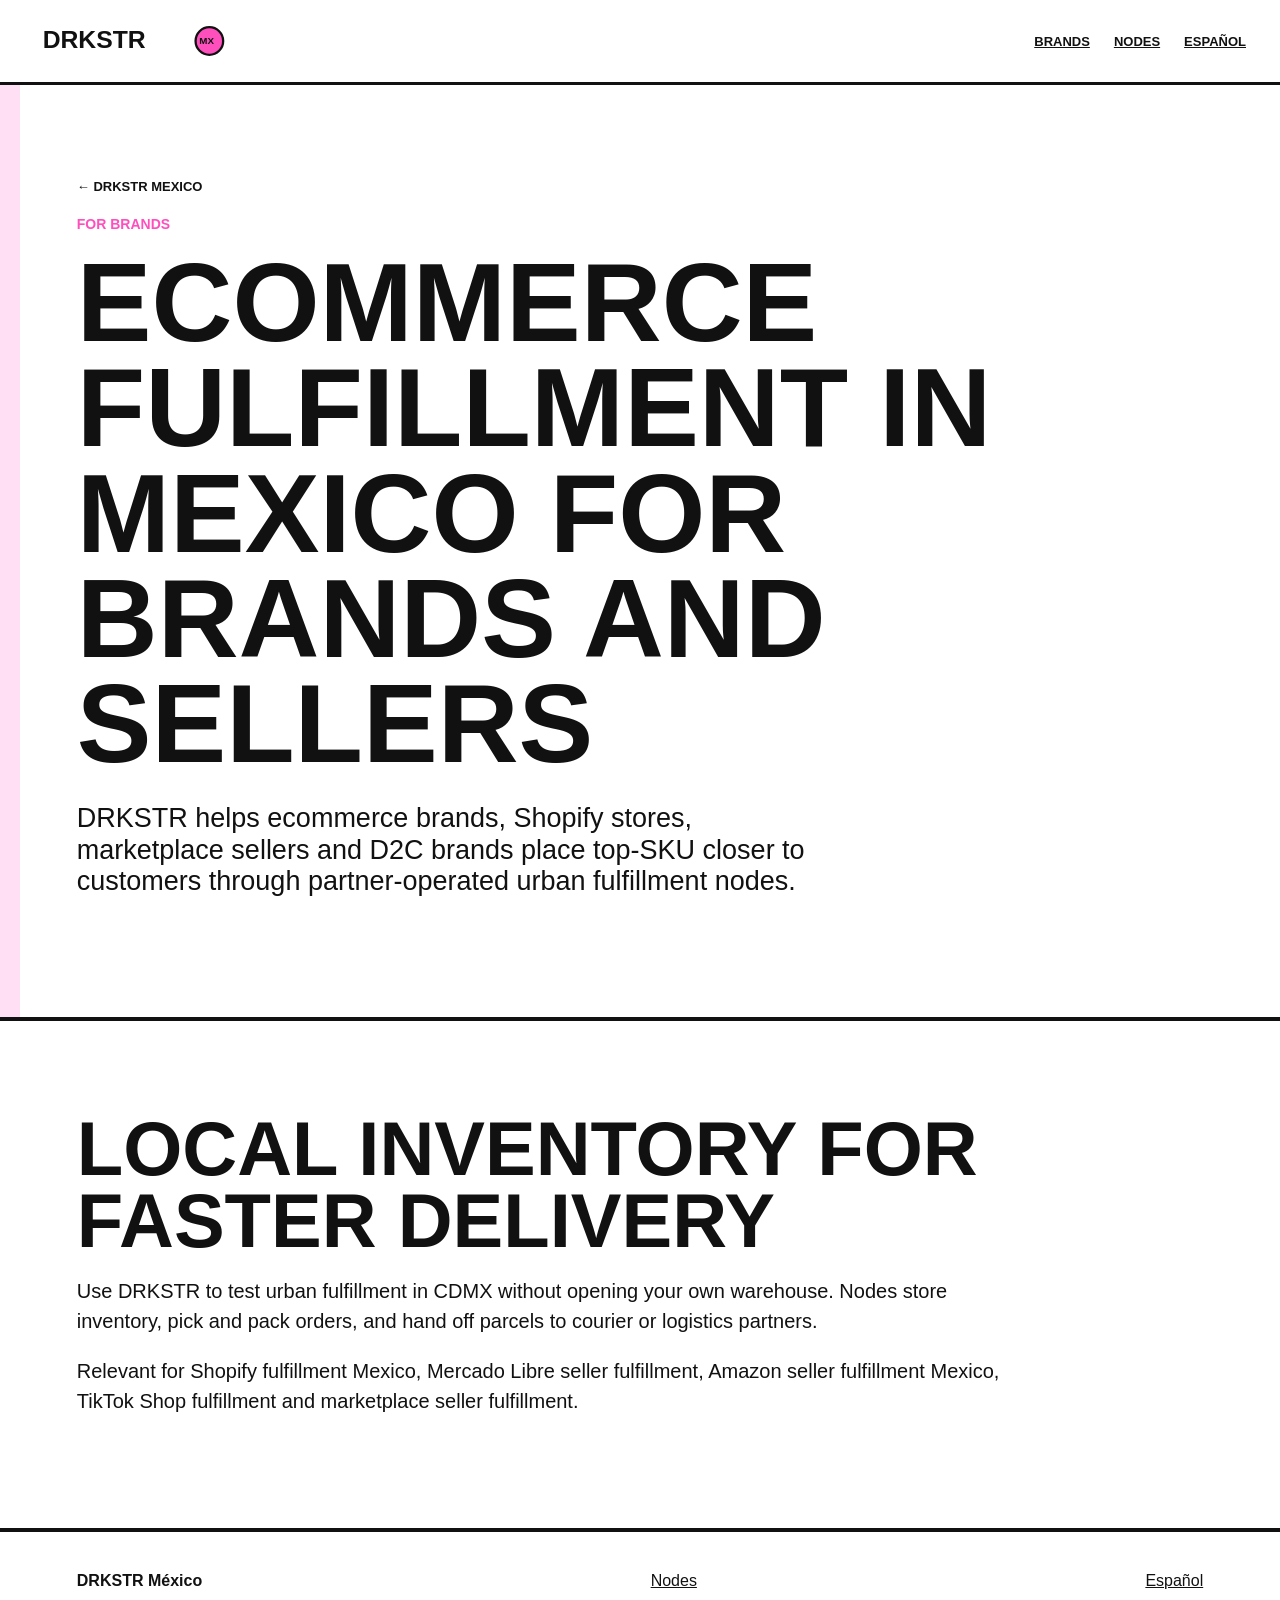
<file: en/brands/index.html>
<!doctype html>
<html lang="en">
<head>
  <meta charset="utf-8">
  <meta name="viewport" content="width=device-width, initial-scale=1">
  <title>Ecommerce fulfillment Mexico for brands and sellers | DRKSTR</title>
  <meta name="description" content="Place top-SKU in partner-operated urban fulfillment nodes and test faster delivery in CDMX without opening your own warehouse.">
  <meta name="robots" content="index, follow">
  <link rel="canonical" href="https://drkstr.online/en/brands/">
  <link rel="alternate" hreflang="en" href="https://drkstr.online/en/brands/">
  <link rel="alternate" hreflang="es-MX" href="https://drkstr.online/marcas/">
  <link rel="alternate" hreflang="x-default" href="https://drkstr.online/marcas/">
  <meta property="og:type" content="website">
  <meta property="og:site_name" content="DRKSTR México">
  <meta property="og:title" content="Ecommerce fulfillment Mexico for brands and sellers">
  <meta property="og:description" content="Urban fulfillment nodes for Shopify, marketplace sellers and ecommerce brands in Mexico.">
  <meta property="og:url" content="https://drkstr.online/en/brands/">
  <meta property="og:image" content="https://drkstr.online/assets/og-drkstr-mexico.png">
  <meta property="og:locale" content="en_US">
  <meta name="twitter:card" content="summary_large_image">
  <meta name="twitter:title" content="Ecommerce fulfillment Mexico for brands and sellers">
  <meta name="twitter:description" content="Partner-operated fulfillment nodes and local inventory for faster delivery.">
  <meta name="twitter:image" content="https://drkstr.online/assets/og-drkstr-mexico.png">
  <link rel="icon" href="/assets/favicon.svg" type="image/svg+xml">
  <link rel="stylesheet" href="/style.css">
  <!-- Google Tag Manager -->
  <script>
  (function(w,d,s,l,i){w[l]=w[l]||[];w[l].push({'gtm.start':
  new Date().getTime(),event:'gtm.js'});var f=d.getElementsByTagName(s)[0],
  j=d.createElement(s),dl=l!='dataLayer'?'&l='+l:'';j.async=true;j.src=
  'https://www.googletagmanager.com/gtm.js?id='+i+dl;f.parentNode.insertBefore(j,f);
  })(window,document,'script','dataLayer','GTM-WS3M6PPW');
  </script>
  <!-- End Google Tag Manager -->
</head>
<body>
  <noscript><iframe src="https://www.googletagmanager.com/ns.html?id=GTM-WS3M6PPW" height="0" width="0" style="display:none;visibility:hidden"></iframe></noscript>
  <header class="nav">
    <a href="/en/" class="logo" aria-label="DRKSTR Mexico home" data-event="menu_click" data-section="nav" data-menu-target="en_home"><img src="/assets/logo-drkstr.svg" alt="DRKSTR Mexico" width="720" height="160"></a>
    <nav aria-label="Main"><a href="/en/brands/">Brands</a><a href="/en/nodes/">Nodes</a><a href="/marcas/">Español</a></nav>
  </header>
  <main>
    <section class="hero page-hero">
      <a class="breadcrumb" href="/en/">← DRKSTR Mexico</a>
      <p class="eyebrow">FOR BRANDS</p>
      <h1>Ecommerce fulfillment in Mexico for brands and sellers</h1>
      <p class="lead">DRKSTR helps ecommerce brands, Shopify stores, marketplace sellers and D2C brands place top-SKU closer to customers through partner-operated urban fulfillment nodes.</p>
    </section>
    <section class="section seo-copy">
      <h2>Local inventory for faster delivery</h2>
      <p>Use DRKSTR to test urban fulfillment in CDMX without opening your own warehouse. Nodes store inventory, pick and pack orders, and hand off parcels to courier or logistics partners.</p>
      <p>Relevant for Shopify fulfillment Mexico, Mercado Libre seller fulfillment, Amazon seller fulfillment Mexico, TikTok Shop fulfillment and marketplace seller fulfillment.</p>
    </section>
  </main>
  <footer><strong>DRKSTR México</strong><a href="/en/nodes/">Nodes</a><a href="/marcas/">Español</a></footer>
  <script src="/script.js"></script>
</body>
</html>
</file>
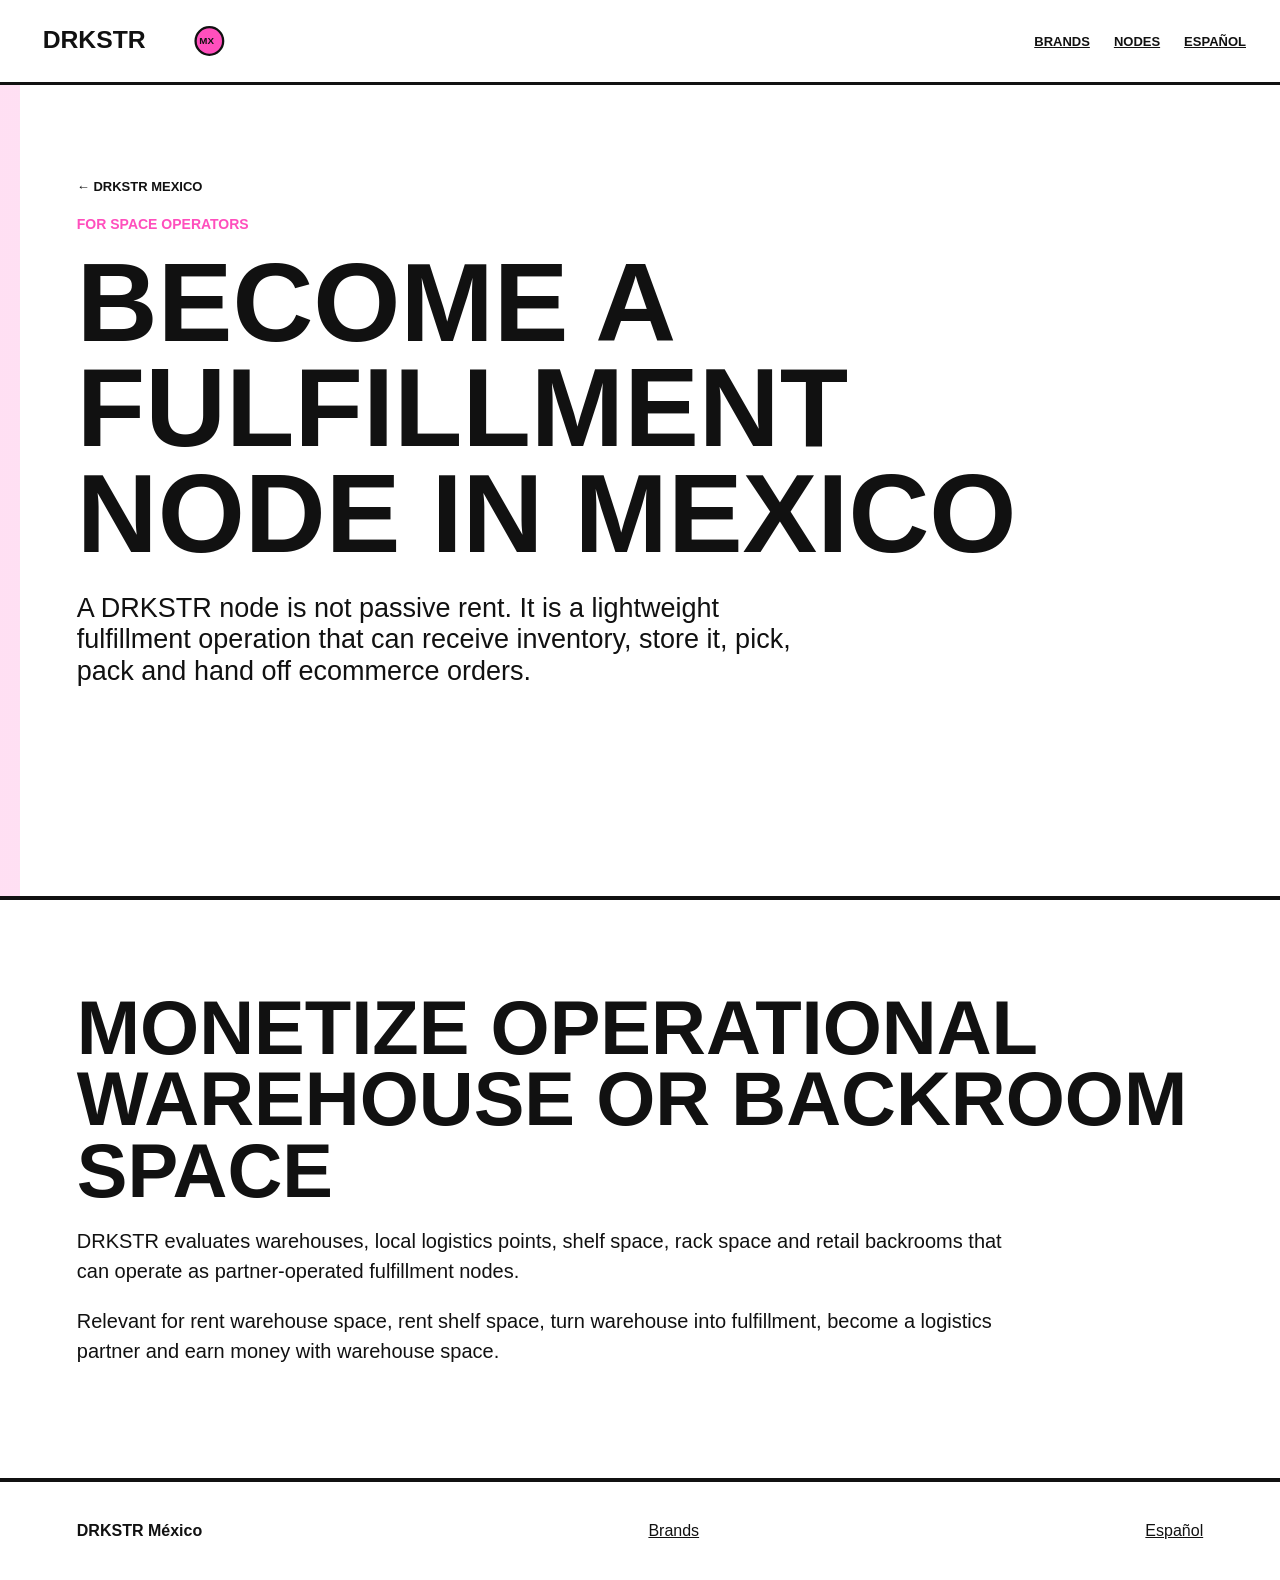
<file: en/nodes/index.html>
<!doctype html>
<html lang="en">
<head>
  <meta charset="utf-8">
  <meta name="viewport" content="width=device-width, initial-scale=1">
  <title>Become a fulfillment node in Mexico | DRKSTR</title>
  <meta name="description" content="Turn a warehouse, store backroom or local logistics point into a partner-operated fulfillment node for ecommerce storage, picking, packing and handoff.">
  <meta name="robots" content="index, follow">
  <link rel="canonical" href="https://drkstr.online/en/nodes/">
  <link rel="alternate" hreflang="en" href="https://drkstr.online/en/nodes/">
  <link rel="alternate" hreflang="es-MX" href="https://drkstr.online/nodos/">
  <link rel="alternate" hreflang="x-default" href="https://drkstr.online/nodos/">
  <meta property="og:type" content="website">
  <meta property="og:site_name" content="DRKSTR México">
  <meta property="og:title" content="Become a fulfillment node in Mexico">
  <meta property="og:description" content="Partner-operated warehouse, rack, shelf and backroom space for ecommerce fulfillment.">
  <meta property="og:url" content="https://drkstr.online/en/nodes/">
  <meta property="og:image" content="https://drkstr.online/assets/og-drkstr-mexico.png">
  <meta property="og:locale" content="en_US">
  <meta name="twitter:card" content="summary_large_image">
  <meta name="twitter:title" content="Become a fulfillment node in Mexico">
  <meta name="twitter:description" content="Monetize warehouse space through a lightweight urban fulfillment operation.">
  <meta name="twitter:image" content="https://drkstr.online/assets/og-drkstr-mexico.png">
  <link rel="icon" href="/assets/favicon.svg" type="image/svg+xml">
  <link rel="stylesheet" href="/style.css">
  <!-- Google Tag Manager -->
  <script>
  (function(w,d,s,l,i){w[l]=w[l]||[];w[l].push({'gtm.start':
  new Date().getTime(),event:'gtm.js'});var f=d.getElementsByTagName(s)[0],
  j=d.createElement(s),dl=l!='dataLayer'?'&l='+l:'';j.async=true;j.src=
  'https://www.googletagmanager.com/gtm.js?id='+i+dl;f.parentNode.insertBefore(j,f);
  })(window,document,'script','dataLayer','GTM-WS3M6PPW');
  </script>
  <!-- End Google Tag Manager -->
</head>
<body>
  <noscript><iframe src="https://www.googletagmanager.com/ns.html?id=GTM-WS3M6PPW" height="0" width="0" style="display:none;visibility:hidden"></iframe></noscript>
  <header class="nav">
    <a href="/en/" class="logo" aria-label="DRKSTR Mexico home" data-event="menu_click" data-section="nav" data-menu-target="en_home"><img src="/assets/logo-drkstr.svg" alt="DRKSTR Mexico" width="720" height="160"></a>
    <nav aria-label="Main"><a href="/en/brands/">Brands</a><a href="/en/nodes/">Nodes</a><a href="/nodos/">Español</a></nav>
  </header>
  <main>
    <section class="hero page-hero">
      <a class="breadcrumb" href="/en/">← DRKSTR Mexico</a>
      <p class="eyebrow">FOR SPACE OPERATORS</p>
      <h1>Become a fulfillment node in Mexico</h1>
      <p class="lead">A DRKSTR node is not passive rent. It is a lightweight fulfillment operation that can receive inventory, store it, pick, pack and hand off ecommerce orders.</p>
    </section>
    <section class="section seo-copy">
      <h2>Monetize operational warehouse or backroom space</h2>
      <p>DRKSTR evaluates warehouses, local logistics points, shelf space, rack space and retail backrooms that can operate as partner-operated fulfillment nodes.</p>
      <p>Relevant for rent warehouse space, rent shelf space, turn warehouse into fulfillment, become a logistics partner and earn money with warehouse space.</p>
    </section>
  </main>
  <footer><strong>DRKSTR México</strong><a href="/en/brands/">Brands</a><a href="/nodos/">Español</a></footer>
  <script src="/script.js"></script>
</body>
</html>
</file>
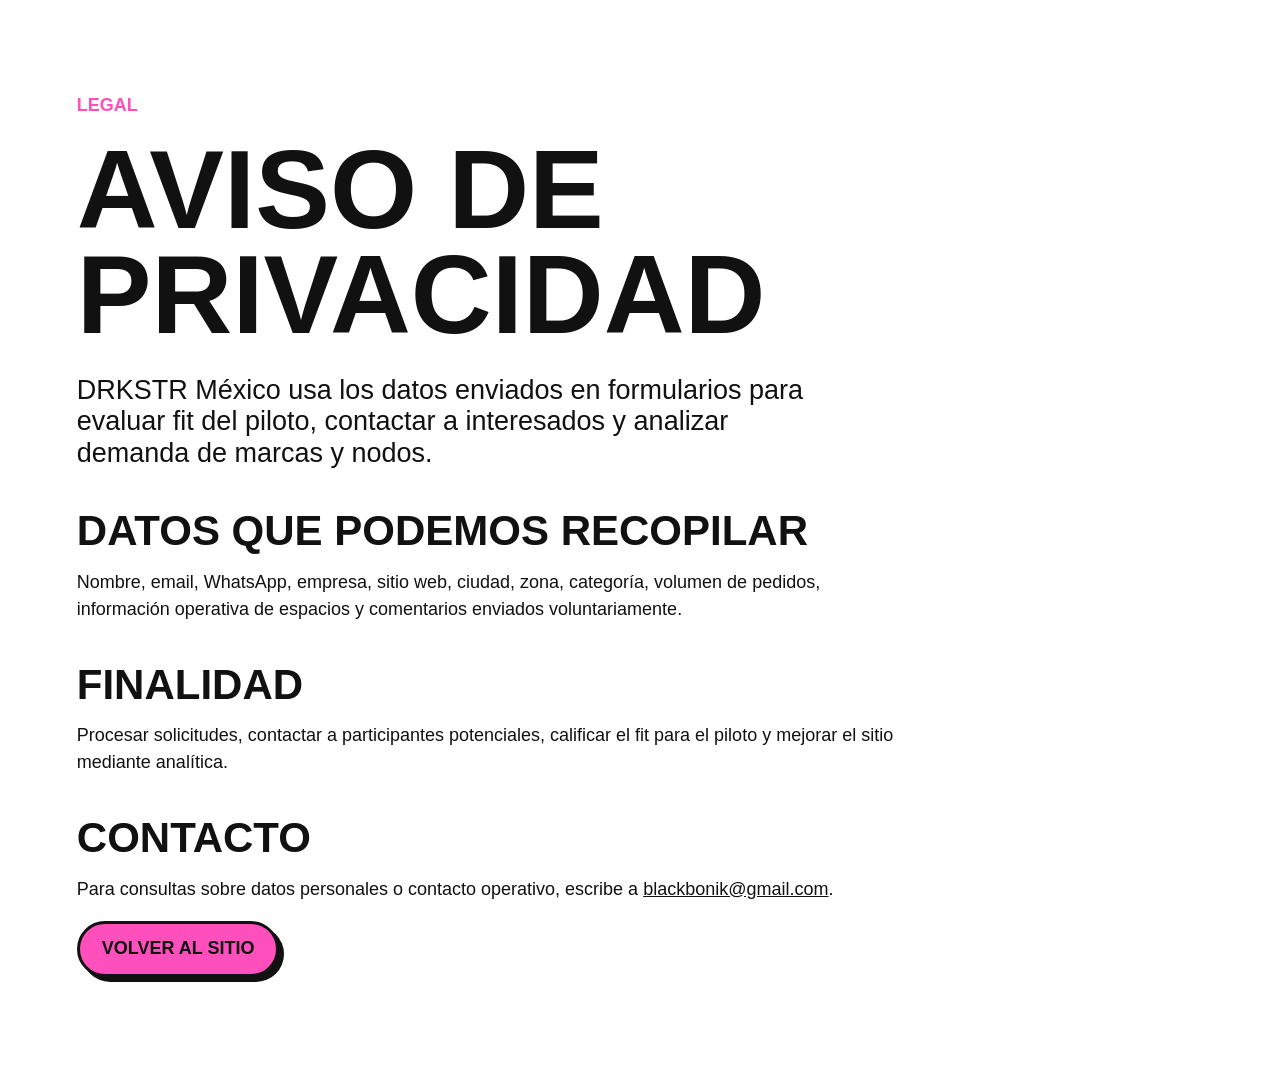
<file: privacy.html>
<!doctype html>
<html lang="es-MX">
<head>
  <meta charset="utf-8">
  <meta name="viewport" content="width=device-width, initial-scale=1">
  <title>Aviso de Privacidad | DRKSTR México</title>
  <meta name="description" content="Aviso de Privacidad de DRKSTR México para el piloto de fulfillment urbano, marcas ecommerce y nodos operativos.">
  <meta name="robots" content="index, follow">
  <link rel="canonical" href="https://drkstr.online/privacy.html">
  <link rel="stylesheet" href="style.css">
  <!-- Google Tag Manager -->
  <script>
  (function(w,d,s,l,i){w[l]=w[l]||[];w[l].push({'gtm.start':
  new Date().getTime(),event:'gtm.js'});var f=d.getElementsByTagName(s)[0],
  j=d.createElement(s),dl=l!='dataLayer'?'&l='+l:'';j.async=true;j.src=
  'https://www.googletagmanager.com/gtm.js?id='+i+dl;f.parentNode.insertBefore(j,f);
  })(window,document,'script','dataLayer','GTM-WS3M6PPW');
  </script>
  <!-- End Google Tag Manager -->
</head>
<body>
  <!-- Google Tag Manager (noscript) -->
  <noscript><iframe src="https://www.googletagmanager.com/ns.html?id=GTM-WS3M6PPW" height="0" width="0" style="display:none;visibility:hidden"></iframe></noscript>
  <!-- End Google Tag Manager (noscript) -->
  <main class="section legal">
    <p class="eyebrow">LEGAL</p>
    <h1>AVISO DE PRIVACIDAD</h1>
    <p class="lead">DRKSTR México usa los datos enviados en formularios para evaluar fit del piloto, contactar a interesados y analizar demanda de marcas y nodos.</p>
    <h2>Datos que podemos recopilar</h2>
    <p>Nombre, email, WhatsApp, empresa, sitio web, ciudad, zona, categoría, volumen de pedidos, información operativa de espacios y comentarios enviados voluntariamente.</p>
    <h2>Finalidad</h2>
    <p>Procesar solicitudes, contactar a participantes potenciales, calificar el fit para el piloto y mejorar el sitio mediante analítica.</p>
    <h2>Contacto</h2>
    <p>Para consultas sobre datos personales o contacto operativo, escribe a <a href="mailto:blackbonik@gmail.com" data-event="email_click" data-cta-text="Email" data-section="privacy" data-destination="email">blackbonik@gmail.com</a>.</p>
    <p><a class="btn primary" href="./" data-event="home_return_click" data-section="privacy">Volver al sitio</a></p>
  </main>
  <script src="script.js"></script>
</body>
</html>
</file>
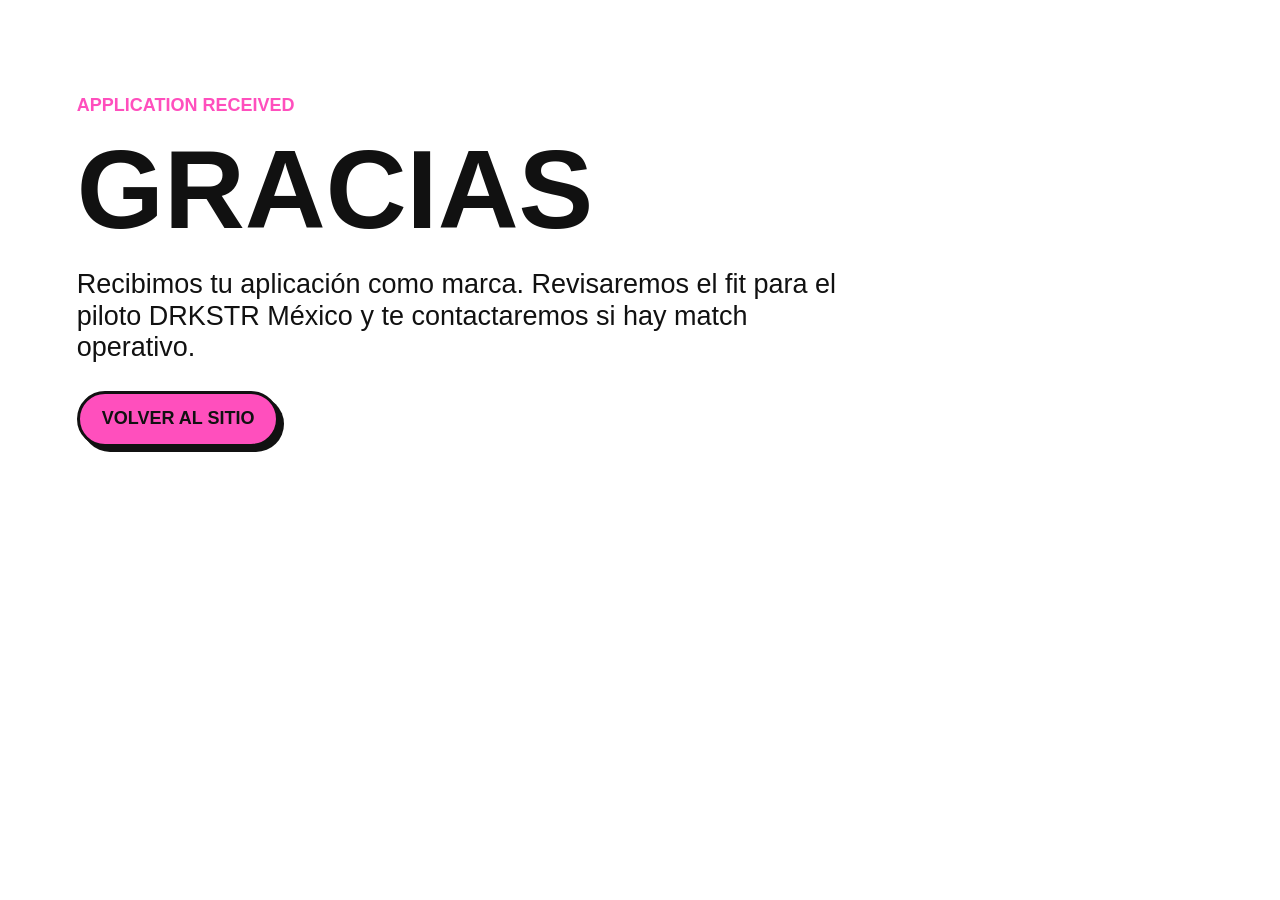
<file: thanks-brand.html>
<!doctype html>
<html lang="es-MX">
<head>
  <meta charset="utf-8">
  <meta name="viewport" content="width=device-width, initial-scale=1">
  <title>Gracias | DRKSTR México</title>
  <meta name="robots" content="noindex">
  <link rel="stylesheet" href="style.css">
  <!-- Google Tag Manager -->
  <script>
  (function(w,d,s,l,i){w[l]=w[l]||[];w[l].push({'gtm.start':
  new Date().getTime(),event:'gtm.js'});var f=d.getElementsByTagName(s)[0],
  j=d.createElement(s),dl=l!='dataLayer'?'&l='+l:'';j.async=true;j.src=
  'https://www.googletagmanager.com/gtm.js?id='+i+dl;f.parentNode.insertBefore(j,f);
  })(window,document,'script','dataLayer','GTM-WS3M6PPW');
  </script>
  <!-- End Google Tag Manager -->
</head>
<body data-submit-event="form_brand_submit" data-form-type="brand" data-audience="brand">
  <!-- Google Tag Manager (noscript) -->
  <noscript><iframe src="https://www.googletagmanager.com/ns.html?id=GTM-WS3M6PPW" height="0" width="0" style="display:none;visibility:hidden"></iframe></noscript>
  <!-- End Google Tag Manager (noscript) -->
  <main class="section legal">
    <p class="eyebrow">APPLICATION RECEIVED</p>
    <h1>GRACIAS</h1>
    <p class="lead">Recibimos tu aplicación como marca. Revisaremos el fit para el piloto DRKSTR México y te contactaremos si hay match operativo.</p>
    <p><a class="btn primary" href="./" data-event="home_return_click" data-section="thanks_brand">Volver al sitio</a></p>
  </main>
  <script src="script.js"></script>
</body>
</html>
</file>
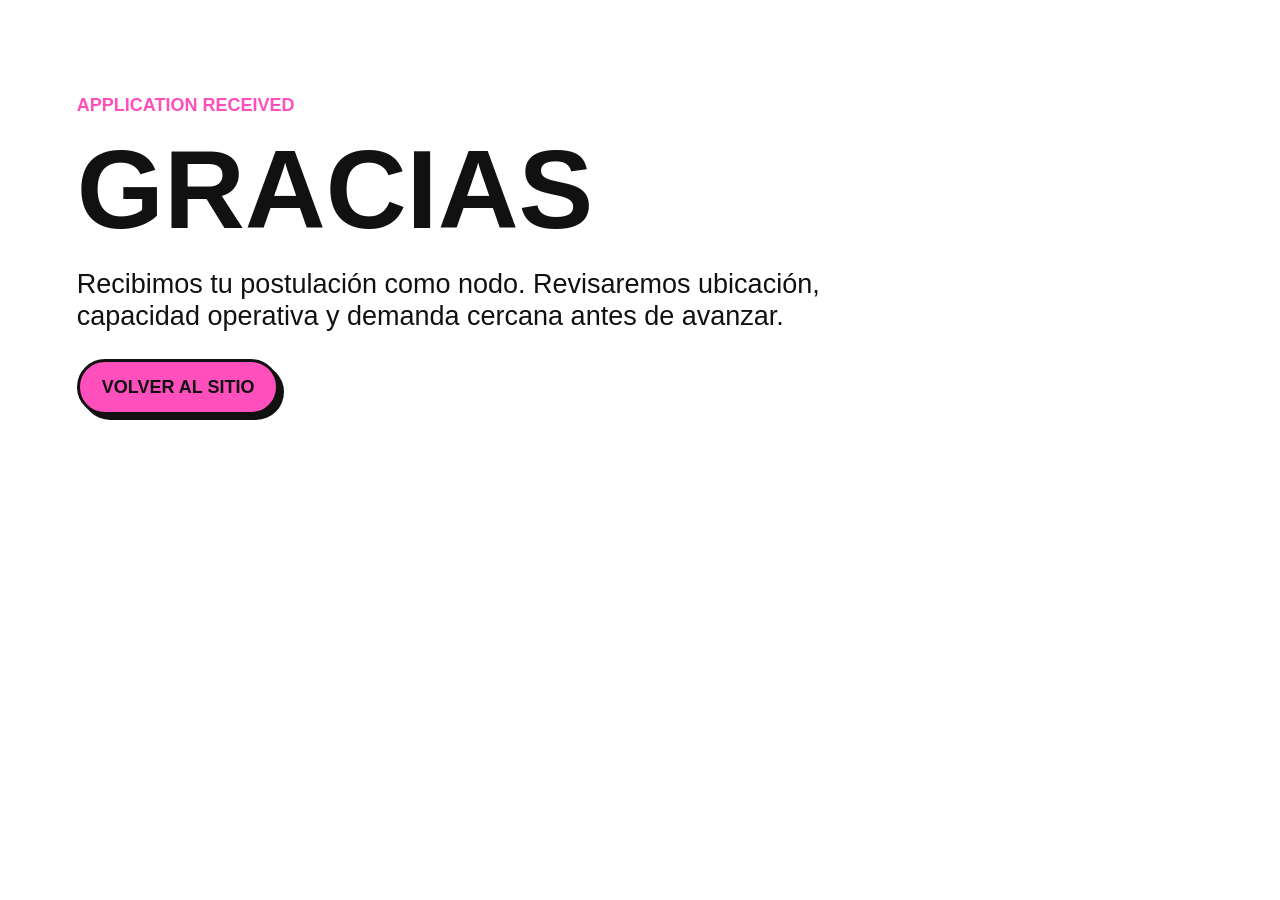
<file: thanks-node.html>
<!doctype html>
<html lang="es-MX">
<head>
  <meta charset="utf-8">
  <meta name="viewport" content="width=device-width, initial-scale=1">
  <title>Gracias | DRKSTR México</title>
  <meta name="robots" content="noindex">
  <link rel="stylesheet" href="style.css">
  <!-- Google Tag Manager -->
  <script>
  (function(w,d,s,l,i){w[l]=w[l]||[];w[l].push({'gtm.start':
  new Date().getTime(),event:'gtm.js'});var f=d.getElementsByTagName(s)[0],
  j=d.createElement(s),dl=l!='dataLayer'?'&l='+l:'';j.async=true;j.src=
  'https://www.googletagmanager.com/gtm.js?id='+i+dl;f.parentNode.insertBefore(j,f);
  })(window,document,'script','dataLayer','GTM-WS3M6PPW');
  </script>
  <!-- End Google Tag Manager -->
</head>
<body data-submit-event="form_node_submit" data-form-type="node" data-audience="node">
  <!-- Google Tag Manager (noscript) -->
  <noscript><iframe src="https://www.googletagmanager.com/ns.html?id=GTM-WS3M6PPW" height="0" width="0" style="display:none;visibility:hidden"></iframe></noscript>
  <!-- End Google Tag Manager (noscript) -->
  <main class="section legal">
    <p class="eyebrow">APPLICATION RECEIVED</p>
    <h1>GRACIAS</h1>
    <p class="lead">Recibimos tu postulación como nodo. Revisaremos ubicación, capacidad operativa y demanda cercana antes de avanzar.</p>
    <p><a class="btn primary" href="./" data-event="home_return_click" data-section="thanks_node">Volver al sitio</a></p>
  </main>
  <script src="script.js"></script>
</body>
</html>
</file>
<file: style.css>
:root {
  --pink: #ff4fbd;
  --black: #111;
  --dark: #20232b;
  --white: #fff;
  --soft: #f6f6f6;
  --blue: #2948ff;
  --acid: #d7ff00;
  --muted: #565656;
}

* {
  box-sizing: border-box;
}

html {
  scroll-behavior: smooth;
}

section,
article[id] {
  scroll-margin-top: 96px;
}

body {
  margin: 0;
  overflow-x: hidden;
  background: var(--white);
  color: var(--black);
  font-family: Arial, Helvetica, sans-serif;
}

a {
  color: inherit;
}

img {
  max-width: 100%;
}

.nav {
  position: sticky;
  top: 0;
  z-index: 10;
  display: flex;
  align-items: center;
  justify-content: space-between;
  gap: 24px;
  padding: 18px 34px;
  border-bottom: 3px solid var(--black);
  background: rgba(255, 255, 255, 0.94);
  backdrop-filter: blur(12px);
}

.logo img {
  display: block;
  width: auto;
  height: 46px;
}

.nav nav {
  display: flex;
  gap: 24px;
  overflow-x: auto;
  font-size: 13px;
  font-weight: 900;
  text-transform: uppercase;
  white-space: nowrap;
}

.section,
.hero,
.problem {
  padding: 92px 6vw;
}

.optional-link[href="SOFT_LEAD_FORM_URL"] {
  display: none !important;
}

.section-grid {
  display: grid;
  grid-template-columns: minmax(0, 1.08fr) minmax(320px, 0.92fr);
  gap: 58px;
  align-items: center;
}

.section-head {
  max-width: 1040px;
}

.eyebrow {
  margin: 0 0 18px;
  color: var(--pink);
  font-size: 14px;
  font-weight: 900;
  letter-spacing: 0;
  text-transform: uppercase;
}

.pink {
  color: var(--pink);
}

h1,
h2,
h3 {
  margin: 0;
  font-family: "Arial Black", Impact, Arial, sans-serif;
  line-height: 0.94;
  letter-spacing: 0;
  overflow-wrap: anywhere;
  text-transform: uppercase;
}

h1 {
  max-width: 980px;
  font-size: 112px;
}

h2 {
  font-size: 76px;
}

h3 {
  font-size: 40px;
}

.lead {
  max-width: 760px;
  font-size: 27px;
  line-height: 1.17;
}

.wide {
  max-width: 940px;
  font-size: 21px;
  line-height: 1.45;
}

.micro,
.privacy-note {
  margin-top: 18px;
  color: var(--muted);
  font-size: 14px;
  line-height: 1.45;
}

.cta-row {
  display: flex;
  flex-wrap: wrap;
  gap: 14px;
  margin-top: 30px;
}

.btn {
  display: inline-flex;
  align-items: center;
  justify-content: center;
  min-height: 56px;
  padding: 15px 22px;
  border: 3px solid var(--black);
  border-radius: 999px;
  color: inherit;
  font-weight: 900;
  line-height: 1.1;
  text-align: center;
  text-decoration: none;
  text-transform: uppercase;
  box-shadow: 5px 5px 0 var(--black);
  transition: box-shadow 0.15s ease, transform 0.15s ease;
}

.btn:hover,
.btn:focus-visible {
  transform: translate(2px, 2px);
  box-shadow: 2px 2px 0 var(--black);
}

.primary {
  background: var(--pink);
}

.secondary {
  background: var(--white);
}

.dark {
  background: var(--black);
  color: var(--white);
}

.ghost {
  border-color: var(--white);
  background: transparent;
  color: var(--white);
  box-shadow: 5px 5px 0 var(--pink);
}

.light {
  color: var(--black);
}

.hero {
  min-height: calc(100vh - 85px);
}

.hero-panel {
  position: relative;
  padding: 24px;
  border: 4px solid var(--black);
  border-radius: 8px;
  background: var(--soft);
  box-shadow: 12px 12px 0 var(--pink);
}

.hero-panel img {
  display: block;
  width: 100%;
  min-height: 280px;
  object-fit: contain;
}

.panel-top,
.metric-grid {
  display: grid;
  grid-template-columns: repeat(2, minmax(0, 1fr));
  gap: 12px;
}

.panel-top span,
.metric-grid div,
.field-tags span {
  border: 3px solid var(--black);
  border-radius: 8px;
  background: var(--white);
  font-weight: 900;
}

.panel-top span {
  padding: 10px 12px;
  text-align: center;
}

.audience {
  border-top: 4px solid var(--black);
}

.scenario-grid {
  align-items: stretch;
}

.scenario-card {
  position: relative;
  min-height: 430px;
  overflow: hidden;
}

.scenario-card h3 {
  margin-top: 28px;
}

.scenario-card p {
  max-width: 620px;
  font-size: 21px;
  line-height: 1.35;
}

.brand-card {
  background:
    linear-gradient(135deg, rgba(255, 79, 189, 0.35), rgba(255, 255, 255, 0) 48%),
    var(--white);
}

.node-card {
  background:
    linear-gradient(90deg, rgba(17, 17, 17, 0.08) 1px, transparent 1px),
    linear-gradient(0deg, rgba(17, 17, 17, 0.08) 1px, transparent 1px),
    var(--white);
  background-size: 34px 34px;
}

.sticker-row {
  display: flex;
  flex-wrap: wrap;
  gap: 10px;
}

.sticker {
  display: inline-flex;
  align-items: center;
  justify-content: center;
  min-height: 42px;
  padding: 9px 14px;
  border: 3px solid var(--black);
  border-radius: 999px;
  background: var(--pink);
  font-size: 13px;
  font-weight: 900;
}

.sticker.white {
  background: var(--white);
}

.warehouse-lines {
  position: absolute;
  right: 24px;
  bottom: 24px;
  width: 180px;
  height: 130px;
  border: 4px solid var(--black);
  background:
    repeating-linear-gradient(0deg, transparent 0 22px, var(--black) 22px 25px),
    var(--pink);
  opacity: 0.18;
}

.metric-grid {
  grid-template-columns: repeat(3, minmax(0, 1fr));
  margin-top: 14px;
}

.metric-grid div {
  min-height: 88px;
  padding: 14px;
}

.metric-grid strong,
.metric-grid span {
  display: block;
}

.metric-grid strong {
  font-size: 22px;
}

.metric-grid span {
  margin-top: 6px;
  font-size: 13px;
  line-height: 1.3;
}

.block-black {
  background: var(--black);
  color: var(--white);
}

.block-black h2 {
  color: var(--white);
}

.problem p,
.pilot p,
.liquidity p {
  max-width: 920px;
  font-size: 24px;
  line-height: 1.35;
}

.cards {
  display: grid;
  gap: 20px;
  margin-top: 34px;
}

.cards.four {
  grid-template-columns: repeat(4, 1fr);
}

.cards.three {
  grid-template-columns: repeat(3, minmax(0, 1fr));
}

.cards.two {
  grid-template-columns: repeat(2, 1fr);
}

.cards article,
.steps div,
details,
.platform-grid article,
.forms-grid article {
  padding: 26px;
  border: 4px solid var(--black);
  border-radius: 8px;
  background: var(--white);
  color: var(--black);
  font-weight: 800;
}

.block-black .cards article {
  background: var(--white);
}

.seo-band {
  border-top: 4px solid var(--black);
}

.seo-band .cards h3,
.internal-links h2 {
  margin-bottom: 14px;
}

.internal-links {
  background: var(--soft);
}

.link-grid {
  display: grid;
  grid-template-columns: repeat(5, minmax(0, 1fr));
  gap: 14px;
  margin-top: 28px;
}

.link-grid a,
.mini-nav a {
  display: inline-flex;
  min-height: 74px;
  align-items: center;
  justify-content: center;
  padding: 16px;
  border: 3px solid var(--black);
  border-radius: 8px;
  background: var(--white);
  font-weight: 900;
  line-height: 1.15;
  text-align: center;
  text-decoration: none;
  text-transform: uppercase;
  box-shadow: 5px 5px 0 var(--pink);
}

.page-hero {
  border-bottom: 4px solid var(--black);
  background:
    linear-gradient(90deg, rgba(255, 79, 189, 0.18) 0 20px, transparent 20px),
    var(--white);
}

.breadcrumb {
  display: inline-flex;
  margin-bottom: 22px;
  font-size: 13px;
  font-weight: 900;
  text-decoration: none;
  text-transform: uppercase;
}

.page-kicker {
  display: flex;
  flex-wrap: wrap;
  gap: 10px;
  margin: 24px 0 0;
}

.page-kicker span {
  padding: 9px 12px;
  border: 3px solid var(--black);
  border-radius: 999px;
  background: var(--pink);
  font-size: 13px;
  font-weight: 900;
  text-transform: uppercase;
}

.seo-copy p,
.seo-copy li {
  font-size: 20px;
  line-height: 1.5;
}

.seo-copy p {
  max-width: 940px;
}

.split-list {
  display: grid;
  grid-template-columns: repeat(2, minmax(0, 1fr));
  gap: 22px;
  margin-top: 30px;
}

.split-list article {
  padding: 28px;
  border: 4px solid var(--black);
  border-radius: 8px;
  background: var(--white);
}

.keyword-band {
  padding: 28px;
  border: 4px solid var(--black);
  border-radius: 8px;
  background: var(--soft);
}

.keyword-band p {
  margin: 0;
  font-size: 18px;
  line-height: 1.45;
}

.mini-nav {
  display: flex;
  flex-wrap: wrap;
  gap: 14px;
  margin-top: 30px;
}

.mini-nav a {
  min-height: 56px;
  box-shadow: none;
}

.steps {
  display: grid;
  grid-template-columns: repeat(4, 1fr);
  gap: 18px;
  margin-top: 38px;
}

.steps span {
  display: inline-grid;
  width: 54px;
  height: 54px;
  margin-bottom: 16px;
  place-items: center;
  border: 3px solid var(--black);
  border-radius: 50%;
  background: var(--pink);
  font-weight: 900;
}

.steps p,
.big-card p,
.details p,
details p,
.platform-grid p,
.forms-grid p {
  font-family: Arial, Helvetica, sans-serif;
  font-size: 18px;
  font-weight: 400;
  line-height: 1.45;
}

.platform-grid {
  display: grid;
  grid-template-columns: repeat(3, minmax(0, 1fr));
  gap: 20px;
  margin-top: 24px;
}

.platform-grid img {
  width: 100%;
  aspect-ratio: 4 / 3;
  border: 3px solid var(--black);
  border-radius: 8px;
  object-fit: cover;
}

.platform-grid h3 {
  margin-top: 18px;
  font-size: 34px;
}

.branch {
  border-top: 4px solid var(--black);
}

.branch-hero {
  display: grid;
  grid-template-columns: minmax(0, 1fr) minmax(300px, 0.72fr);
  gap: 32px;
  align-items: stretch;
}

.branch-visual {
  display: grid;
  grid-template-columns: repeat(2, minmax(0, 1fr));
  gap: 14px;
  min-height: 320px;
  padding: 24px;
  border: 4px solid var(--black);
  border-radius: 8px;
}

.branch-visual span {
  display: grid;
  place-items: center;
  border: 3px solid var(--black);
  border-radius: 8px;
  background: var(--white);
  font-weight: 900;
}

.pink-shelf {
  background:
    linear-gradient(90deg, rgba(255, 79, 189, 0.9) 0 22px, transparent 22px),
    var(--soft);
  box-shadow: 10px 10px 0 var(--pink);
}

.warehouse-grid {
  background:
    linear-gradient(90deg, rgba(17, 17, 17, 0.12) 1px, transparent 1px),
    linear-gradient(0deg, rgba(17, 17, 17, 0.12) 1px, transparent 1px),
    var(--white);
  background-size: 36px 36px;
  box-shadow: 10px 10px 0 var(--black);
}

.fit-grid {
  display: grid;
  grid-template-columns: repeat(2, minmax(0, 1fr));
  gap: 22px;
  margin-top: 34px;
}

.fit-card,
.requirements-card,
.process-grid article {
  padding: 28px;
  border: 4px solid var(--black);
  border-radius: 8px;
  background: var(--white);
}

.fit-card.yes {
  box-shadow: 8px 8px 0 var(--pink);
}

.fit-card.no {
  background: var(--soft);
}

.fit-card h3,
.requirements-card h3,
.process-grid h3 {
  font-size: 32px;
}

.fit-card li,
.requirements-card li,
.process-grid li {
  margin: 10px 0;
  font-size: 18px;
  line-height: 1.35;
}

.requirements-card {
  margin-top: 34px;
  background:
    linear-gradient(90deg, rgba(17, 17, 17, 0.08) 1px, transparent 1px),
    linear-gradient(0deg, rgba(17, 17, 17, 0.08) 1px, transparent 1px),
    var(--white);
  background-size: 32px 32px;
}

.requirement-list {
  columns: 2;
  column-gap: 42px;
}

.after-apply {
  background: var(--soft);
}

.process-grid {
  display: grid;
  grid-template-columns: repeat(2, minmax(0, 1fr));
  gap: 22px;
  margin-top: 30px;
}

.process-grid ol {
  padding-left: 22px;
}

.big-card {
  display: flex;
  min-height: 560px;
  flex-direction: column;
  align-items: flex-start;
}

.big-card img {
  width: 96px;
  height: 96px;
  margin-bottom: 18px;
  object-fit: contain;
}

.big-card ul {
  margin-bottom: 28px;
  padding-left: 20px;
  font-size: 17px;
  line-height: 1.7;
}

.big-card .btn,
.forms-grid .btn {
  margin-top: auto;
}

.pink-card {
  background: var(--pink) !important;
}

.details {
  display: grid;
  grid-template-columns: 1fr 1fr;
  gap: 28px;
}

.details > div {
  padding: 34px;
  border: 4px solid var(--black);
  border-radius: 8px;
  background: var(--soft);
}

.quote {
  padding-left: 18px;
  border-left: 10px solid var(--pink);
  font-weight: 800 !important;
}

.liquidity {
  display: grid;
  grid-template-columns: minmax(0, 0.92fr) minmax(340px, 1.08fr);
  gap: 48px;
  align-items: center;
}

.liquidity-map {
  position: relative;
  min-height: 430px;
  overflow: hidden;
  border: 4px solid var(--white);
  border-radius: 8px;
  background:
    linear-gradient(90deg, rgba(255,255,255,0.12) 1px, transparent 1px),
    linear-gradient(0deg, rgba(255,255,255,0.12) 1px, transparent 1px),
    var(--dark);
  background-size: 46px 46px;
}

.pin {
  position: absolute;
  z-index: 2;
  display: inline-flex;
  align-items: center;
  justify-content: center;
  min-width: 126px;
  min-height: 58px;
  padding: 12px 16px;
  border: 3px solid var(--white);
  border-radius: 999px;
  color: var(--white);
  font-weight: 900;
  text-align: center;
}

.pin.brand {
  top: 62px;
  left: 44px;
  background: var(--pink);
  color: var(--black);
}

.pin.demand {
  top: 248px;
  left: 72px;
  background: var(--blue);
}

.pin.node {
  top: 110px;
  right: 52px;
  background: var(--acid);
  color: var(--black);
}

.pin.sla {
  right: 112px;
  bottom: 56px;
  background: var(--black);
}

.route {
  position: absolute;
  height: 6px;
  border-radius: 999px;
  background: var(--white);
  transform-origin: left center;
}

.route-a {
  top: 142px;
  left: 164px;
  width: 270px;
  transform: rotate(13deg);
}

.route-b {
  top: 280px;
  left: 192px;
  width: 280px;
  transform: rotate(-31deg);
}

.route-c {
  top: 232px;
  left: 278px;
  width: 220px;
  transform: rotate(24deg);
  background: var(--pink);
}

.forms-grid {
  display: grid;
  grid-template-columns: repeat(2, minmax(0, 1fr));
  gap: 22px;
  margin-top: 30px;
}

.forms-grid article {
  display: flex;
  min-height: 430px;
  flex-direction: column;
  align-items: flex-start;
}

.soft-lead {
  display: grid;
  grid-template-columns: minmax(0, 1fr) auto;
  gap: 28px;
  align-items: end;
  border-top: 4px solid var(--black);
  background: var(--soft);
}

.pilot-slots {
  display: grid;
  grid-template-columns: repeat(4, minmax(0, 1fr));
  gap: 16px;
  margin-top: 32px;
}

.pilot-slots div {
  min-height: 132px;
  padding: 20px;
  border: 3px solid var(--white);
  border-radius: 8px;
  background: var(--dark);
}

.pilot-slots strong,
.pilot-slots span {
  display: block;
}

.pilot-slots strong {
  color: var(--pink);
  font-family: "Arial Black", Impact, Arial, sans-serif;
  font-size: 44px;
  line-height: 1;
}

.pilot-slots span {
  margin-top: 10px;
  font-size: 16px;
  font-weight: 900;
  text-transform: uppercase;
}

.field-tags {
  display: flex;
  flex-wrap: wrap;
  gap: 10px;
  margin: 12px 0 28px;
}

.field-tags span {
  padding: 9px 12px;
  font-size: 14px;
}

.faq details {
  margin-top: 16px;
}

.faq summary {
  cursor: pointer;
  font-size: 22px;
}

.legal {
  max-width: 980px;
}

.legal h2 {
  margin-top: 42px;
  font-size: 42px;
}

.legal p:not(.lead) {
  max-width: 820px;
  font-size: 18px;
  line-height: 1.5;
}

footer {
  display: flex;
  flex-wrap: wrap;
  align-items: center;
  justify-content: space-between;
  gap: 18px;
  padding: 40px 6vw;
  border-top: 4px solid var(--black);
}

.mobile-sticky {
  position: fixed;
  right: 14px;
  bottom: 14px;
  left: 14px;
  z-index: 20;
  display: none;
  grid-template-columns: repeat(3, minmax(0, 1fr));
  gap: 8px;
  padding: 10px;
  border: 3px solid var(--black);
  border-radius: 8px;
  background: var(--white);
  box-shadow: 6px 6px 0 var(--pink);
}

.mobile-sticky a {
  display: inline-flex;
  align-items: center;
  justify-content: center;
  min-height: 44px;
  border: 3px solid var(--black);
  border-radius: 999px;
  color: var(--black);
  font-size: 13px;
  font-weight: 900;
  text-align: center;
  text-decoration: none;
  text-transform: uppercase;
}

.mobile-sticky a:first-child {
  background: var(--pink);
}

@media (max-width: 1060px) {
  .cards.four,
  .cards.three,
  .steps,
  .platform-grid,
  .link-grid {
    grid-template-columns: repeat(2, minmax(0, 1fr));
  }
}

@media (max-width: 900px) {
  .section-grid,
  .cards.two,
  .details,
  .liquidity,
  .forms-grid,
  .branch-hero,
  .fit-grid,
  .process-grid,
  .soft-lead,
  .split-list {
    grid-template-columns: 1fr;
  }

  .nav {
    flex-direction: column;
    align-items: flex-start;
    gap: 12px;
  }

  .nav nav {
    width: 100%;
    padding-bottom: 4px;
  }

  .hero,
  .section,
  .problem {
    padding: 68px 22px;
  }

  .hero {
    min-height: auto;
  }

  h1 {
    font-size: 66px;
  }

  h2 {
    font-size: 50px;
  }

  h3,
  .platform-grid h3 {
    font-size: 32px;
  }

  .lead {
    font-size: 23px;
  }

  .cards article,
  .steps div,
  .platform-grid article,
  .forms-grid article {
    padding: 22px;
  }

  .btn {
    width: 100%;
  }

  .big-card {
    min-height: auto;
  }

  .liquidity-map {
    min-height: 360px;
  }

  .requirement-list {
    columns: 1;
  }

  .pilot-slots {
    grid-template-columns: repeat(2, minmax(0, 1fr));
  }
}

@media (max-width: 560px) {
  .nav {
    padding: 16px 18px;
  }

  .nav nav {
    gap: 16px;
    font-size: 12px;
  }

  .logo img {
    height: 38px;
  }

  .hero,
  .section,
  .problem {
    padding: 56px 18px;
  }

  h1 {
    font-size: 42px;
  }

  h2 {
    font-size: 34px;
  }

  h3,
  .platform-grid h3 {
    font-size: 28px;
  }

  .lead {
    font-size: 20px;
  }

  .problem p,
  .pilot p,
  .liquidity p,
  .wide {
    font-size: 19px;
  }

  .cards.four,
  .cards.three,
  .steps,
  .platform-grid,
  .metric-grid,
  .link-grid {
    grid-template-columns: 1fr;
  }

  .hero-panel {
    padding: 16px;
    box-shadow: 8px 8px 0 var(--pink);
  }

  .hero-panel img {
    min-height: 220px;
  }

  .liquidity-map {
    min-height: 420px;
  }

  .pin {
    min-width: 108px;
    font-size: 13px;
  }

  .pin.brand {
    left: 18px;
  }

  .pin.node {
    right: 18px;
  }

  .pin.demand {
    left: 26px;
  }

  .pin.sla {
    right: 28px;
  }

  body {
    padding-bottom: 86px;
  }

  .mobile-sticky {
    display: grid;
  }

  .branch-visual {
    min-height: 240px;
  }

  .pilot-slots {
    grid-template-columns: 1fr;
  }
}
</file>
